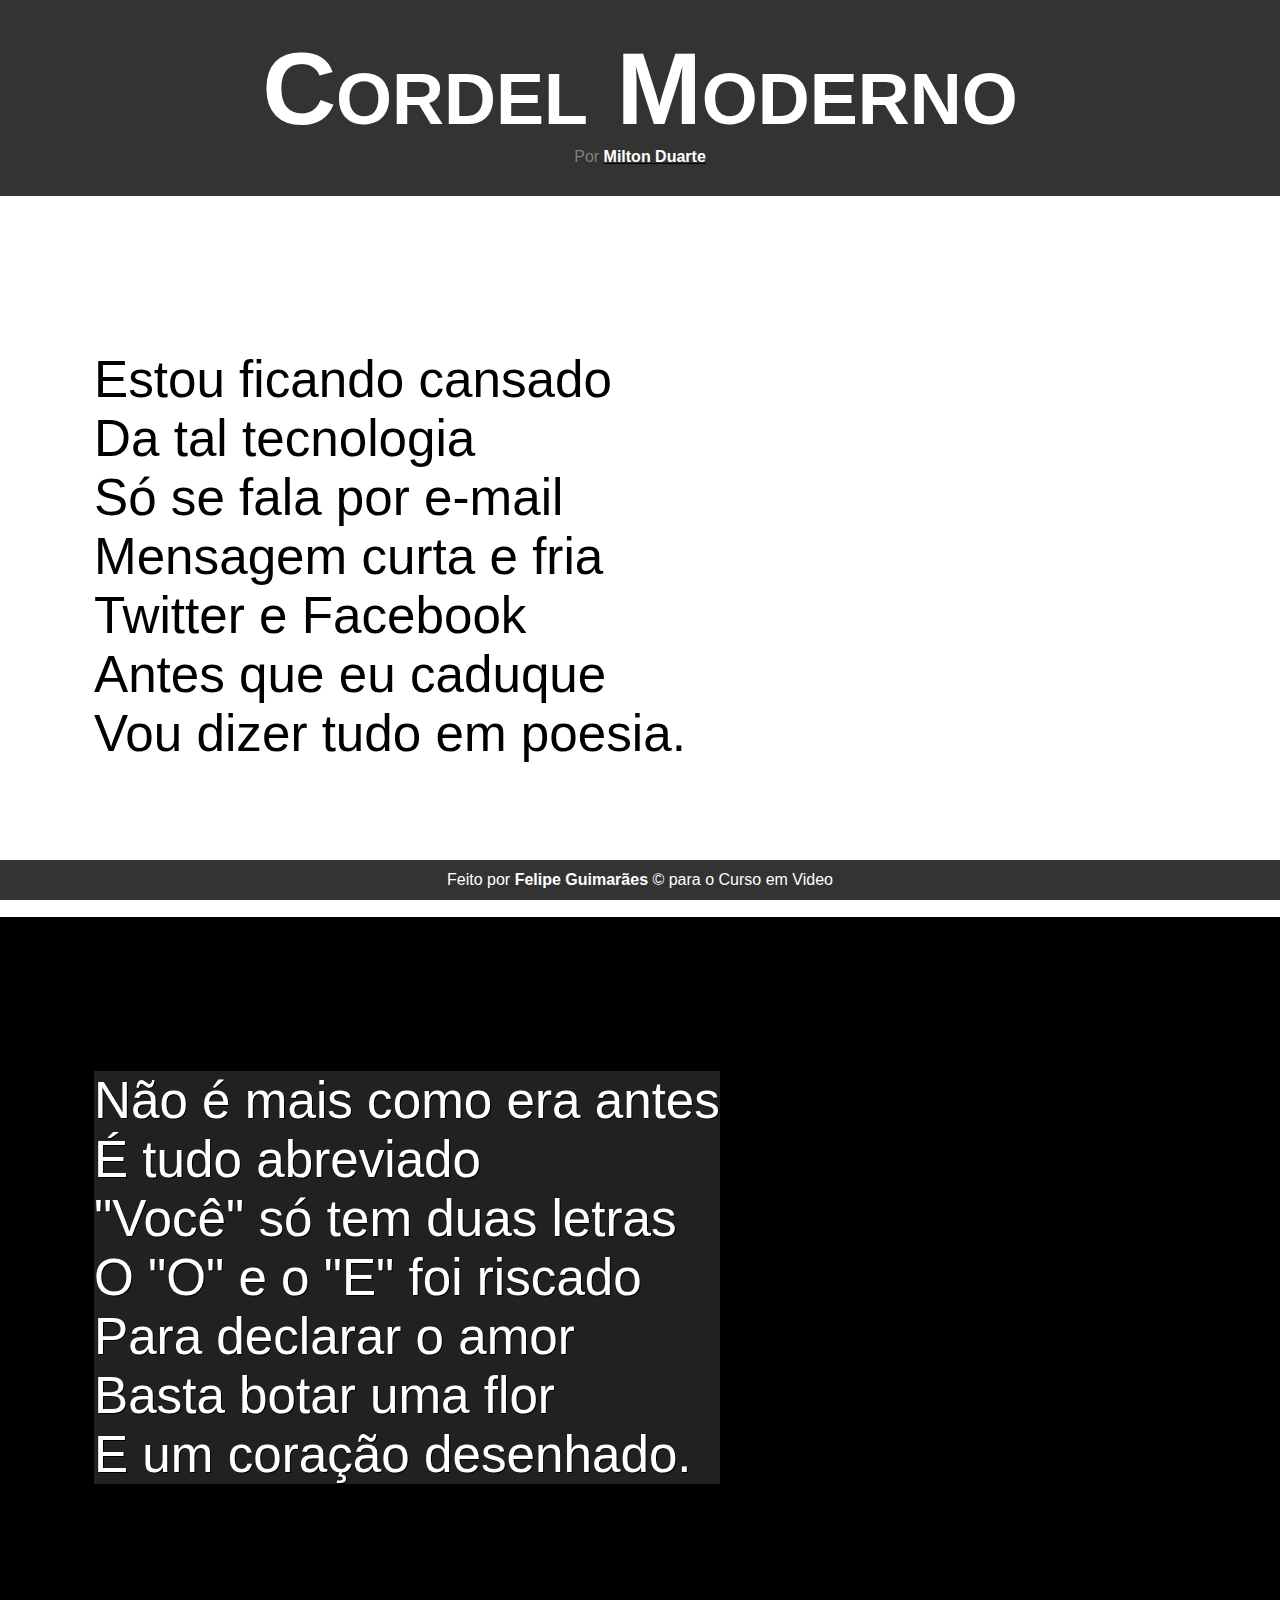
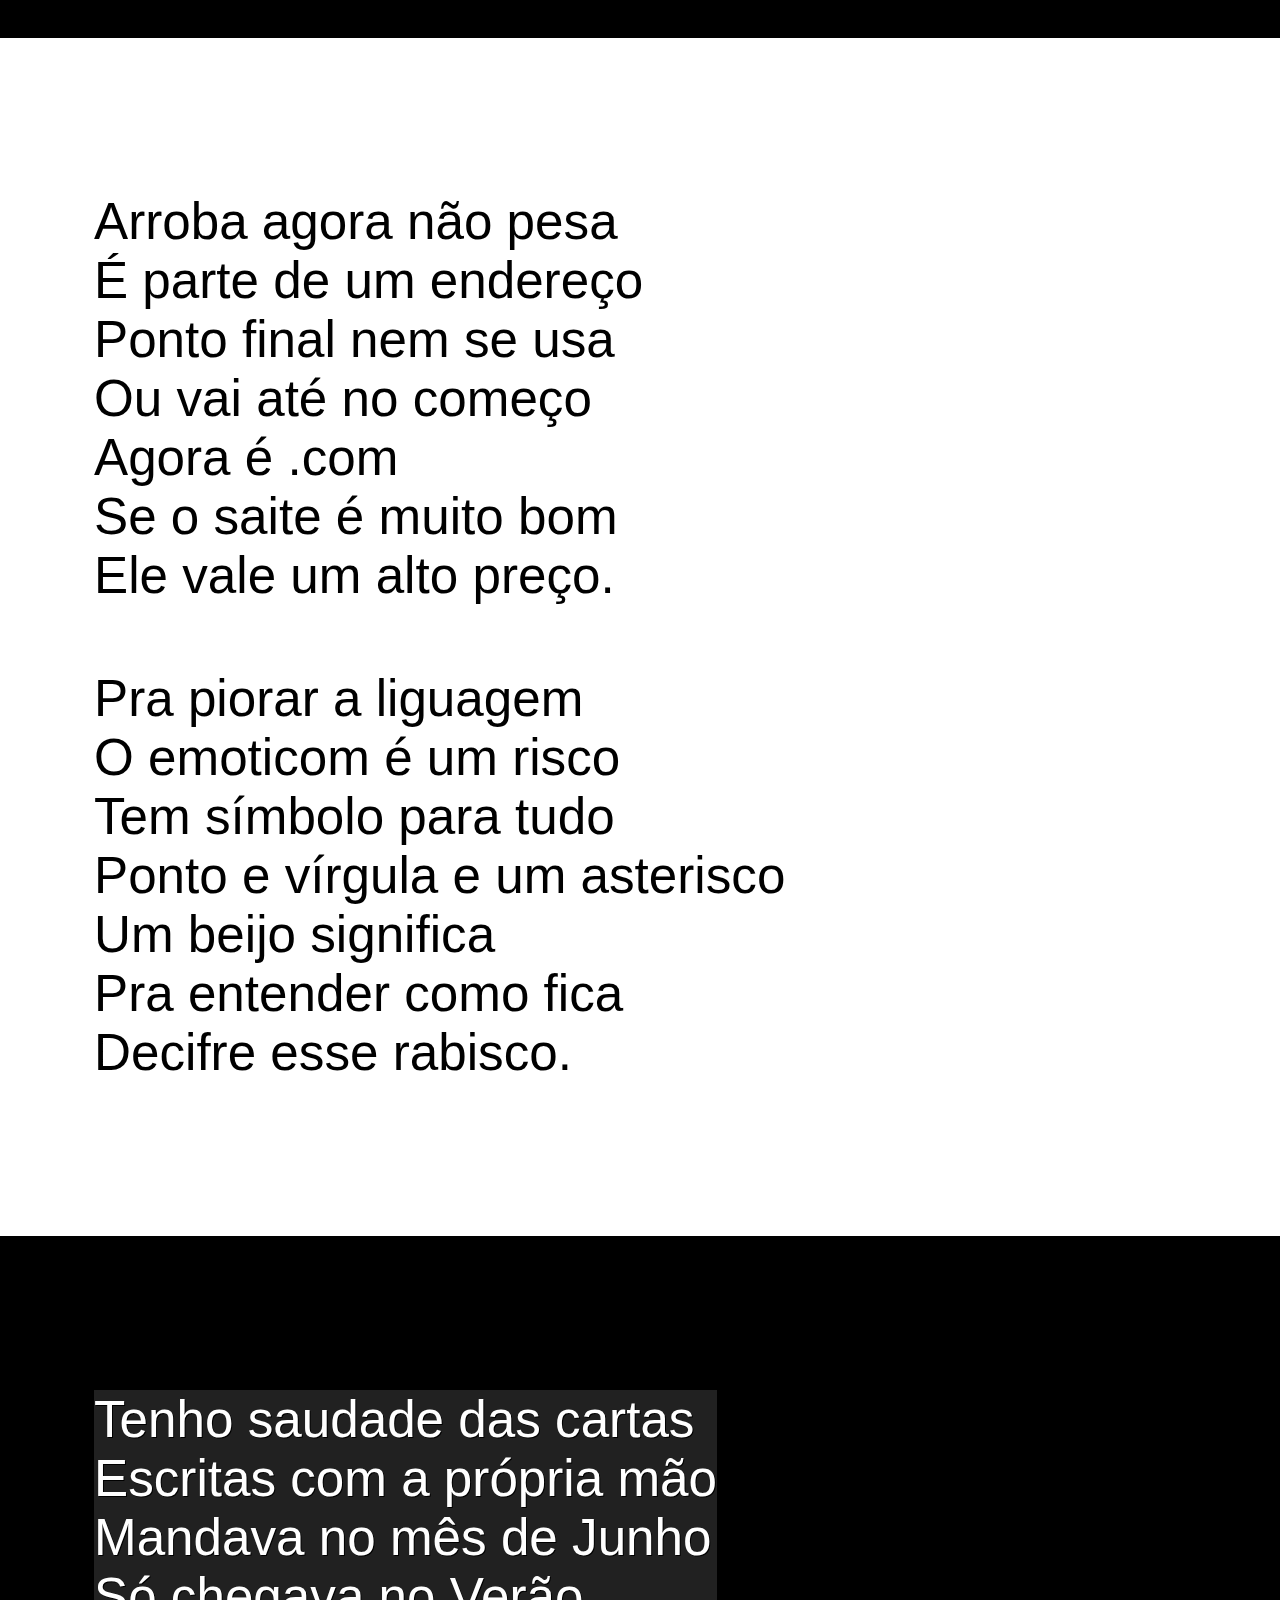
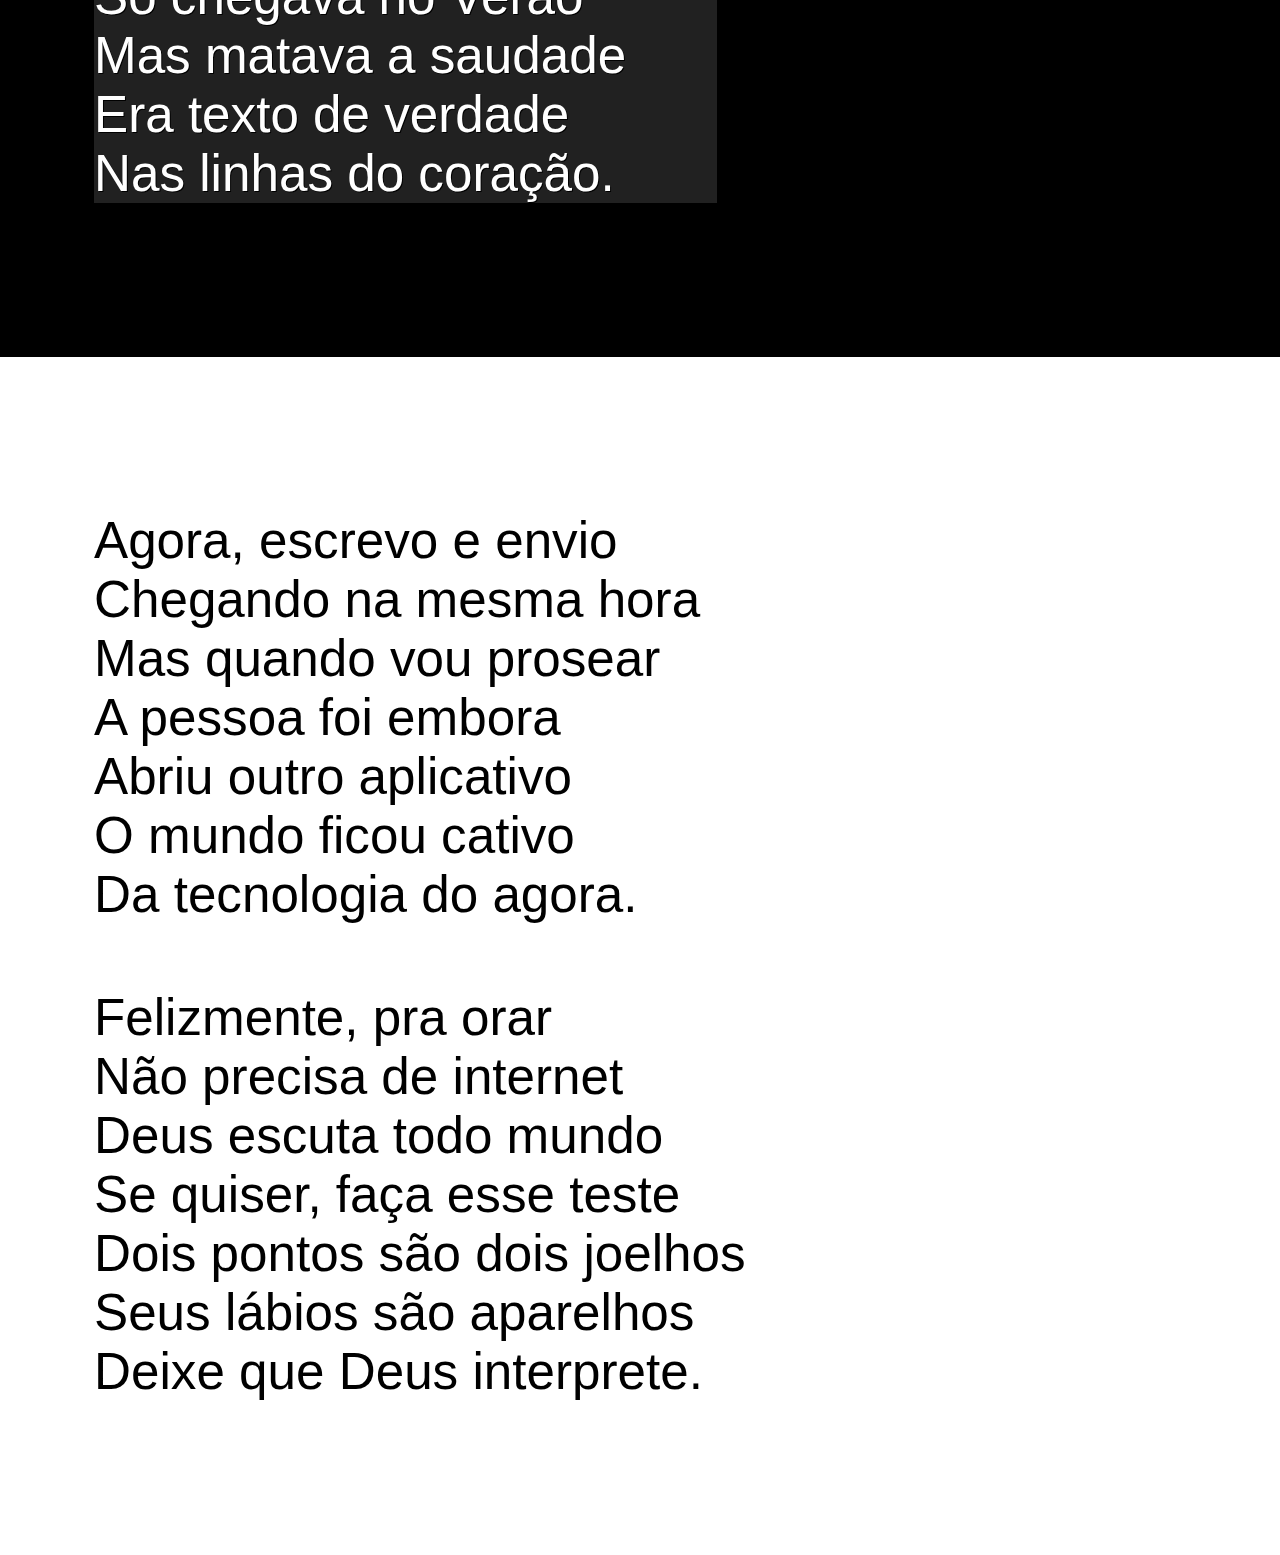
<file: desafio 20/index.html>
<!DOCTYPE html>
<html lang="pt-br">
<head>
    <meta charset="UTF-8">
    <meta name="viewport" content="width=device-width, initial-scale=1.0">
    <title>Poesia Cordel</title>
    <link rel="stylesheet" href="style.css">
</head>
<body>
    <header class="header_titulo">
        <h1 class="titulo">Cordel Moderno</h1>
        <footer class="autor">Por <a target="_blank" href="https://www.recantodasletras.com.br/autor.php?id=9806"><span class="destaque">Milton Duarte</span></a></footer>
    </header>
    <main>
        <section class="fundo_branco">
            <p>Estou ficando cansado <br>
                Da tal tecnologia <br>
                Só se fala por e-mail <br>
                Mensagem curta e fria <br>
                Twitter e Facebook <br> 
                Antes que eu caduque <br>
                Vou dizer tudo em poesia.</p>
        </section>
        <section class="fundo_imagem flor_imagem">
            <p class="paragrafo_imagem">
                Não é mais como era antes <br>
                É tudo abreviado <br>
                "Você" só tem duas letras <br>
                O "O" e o "E" foi riscado <br>
                Para declarar o amor <br> 
                Basta botar uma flor <br>
                E um coração desenhado. <br>
            </p>
        </section>
        <section class="fundo_branco">
            <p>
                Arroba agora não pesa <br>
                É parte de um endereço <br>
                Ponto final nem se usa <br>
                Ou vai até no começo <br>
                Agora é .com <br>
                Se o saite é muito bom <br>
                Ele vale um alto preço. <br>
            </p>
            <p>
                Pra piorar a liguagem <br>
                O emoticom é um risco <br>
                Tem símbolo para tudo <br>
                Ponto e vírgula e um asterisco <br>
                Um beijo significa <br>
                Pra entender como fica <br>
                Decifre esse rabisco. <br>
            </p>
        </section>
        <section class="fundo_imagem livro_imagem">
            <p class="paragrafo_imagem">
                Tenho saudade das cartas <br>
                Escritas com a própria mão <br>
                Mandava no mês de Junho <br>
                Só chegava no Verão <br>
                Mas matava a saudade <br>
                Era texto de verdade <br>
                Nas linhas do coração. <br>
            </p>
        </section>
        <section class="fundo_branco">
            <p>
                Agora, escrevo e envio <br>
                Chegando na mesma hora <br>
                Mas quando vou prosear <br>
                A pessoa foi embora <br>
                Abriu outro aplicativo <br>
                O mundo ficou cativo <br>
                Da tecnologia do agora. <br>
            </p>
            <p>
                Felizmente, pra orar <br>
                Não precisa de internet <br>
                Deus escuta todo mundo <br>
                Se quiser, faça esse teste <br>
                Dois pontos são dois joelhos <br>
                Seus lábios são aparelhos <br>
                Deixe que Deus interprete. <br>
            </p>
        </section>
        <footer class="creditos">Feito por <span class="destaque">Felipe Guimarães</span> &copy; para o Curso em Video</footer>
    </main>
</body>
</html>
</file>
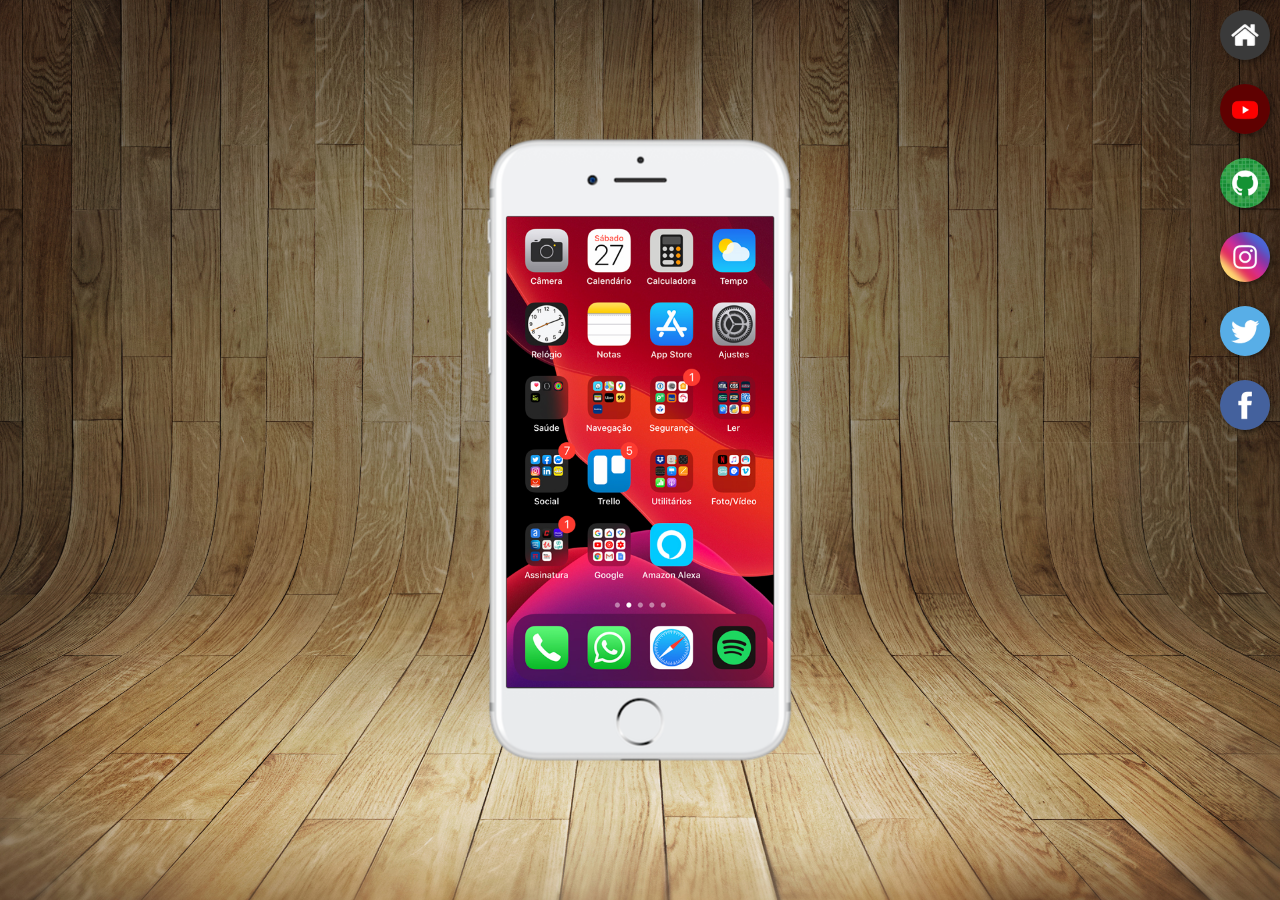
<file: desafio22/index.html>
<!DOCTYPE html>
<html lang="pt-br">
<head>
    <meta charset="UTF-8">
    <meta name="viewport" content="width=device-width, initial-scale=1.0">
    <title>Projeto Social</title>
    <link rel="shortcut icon" href="pacote-d013/favicon.ico" type="image/x-icon">
    <link rel="stylesheet" href="estilos/style.css">
</head>
<body>
    <main>
        <section id="telefone">
            <iframe src="home.html" name="tela" id="tela" frameborder="0">
                Seu navegador não é compatível
            </iframe>
        </section>
        <section id="redes-sociais">
            <a href="home.html" target="tela"><img src="pacote-d013/imagens/logo-home.jpg" alt="" srcset=""></a> <br>
            <a href="youtube.html" target="tela"><img src="pacote-d013/imagens/logo-youtube.jpg" alt="" srcset=""></a> <br>
            <a href="github.html" target="tela"><img src="pacote-d013/imagens/logo-github.jpg" alt="" srcset=""></a> <br>
            <a href="instagram.html" target="tela"><img src="pacote-d013/imagens/logo-instagram.jpg" alt="" srcset=""></a> <br>
            <a href="twitter.html" target="tela"><img src="pacote-d013/imagens/logo-twitter.jpg" alt="" srcset=""></a> <br>
            <a href="facebook.html" target="tela"><img src="pacote-d013/imagens/logo-facebook.jpg" alt="" srcset=""></a>
        </section>
    </main>
</body>
</html>
</file>
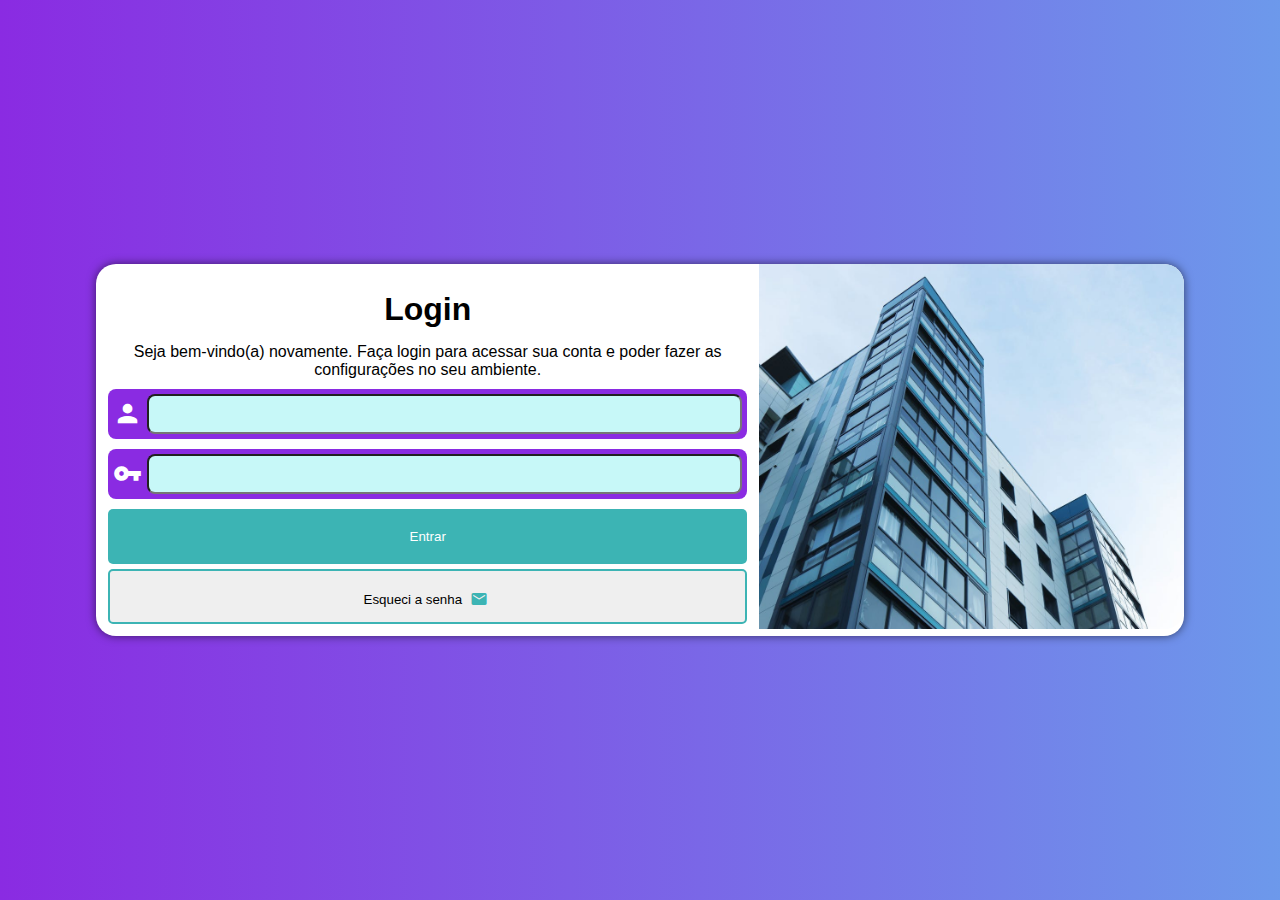
<file: desafio23/index.html>
<!DOCTYPE html>
<html lang="pt-br">
<head>
    <meta charset="UTF-8">
    <meta name="viewport" content="width=device-width, initial-scale=1.0">
    <title>Projeto Login</title>
    <link rel="stylesheet" href="estilos/style.css">
    <link rel="stylesheet" href="estilos/media.css">
    <link href="https://fonts.googleapis.com/icon?family=Material+Icons"
      rel="stylesheet">
</head>
<body>
    <main>
        <div id="login_box">
            <section id="login_image">
            </section>
            <section id="login_form">
                <h1>Login</h1>
                <p>Seja bem-vindo(a) novamente. Faça login para acessar sua conta e poder fazer as configurações no seu ambiente.</p>
                <form action="" autocomplete="on">
                    <div id="username_div" class="input_div">
                        <i class="material-icons input_icons">person</i>
                        <input autocomplete="email" type="email" name="password_input" required>
                    </div>
                    <div id="password_div" class="input_div">
                        <span class="material-icons md-18 input_icons">vpn_key</span>
                        <input minlength="8" autocomplete="current-password" type="password" name="password_input" required>
                    </div>
                    <button class="form_button" id="submit_button" type="submit">Entrar</button>
                </form>
                <button class="form_button" id="forgot_button">Esqueci a senha <span id="email_icon" class="material-icons">email</span></button> 

            </section>
        </div>
    </main>
</body>
</html>
</file>
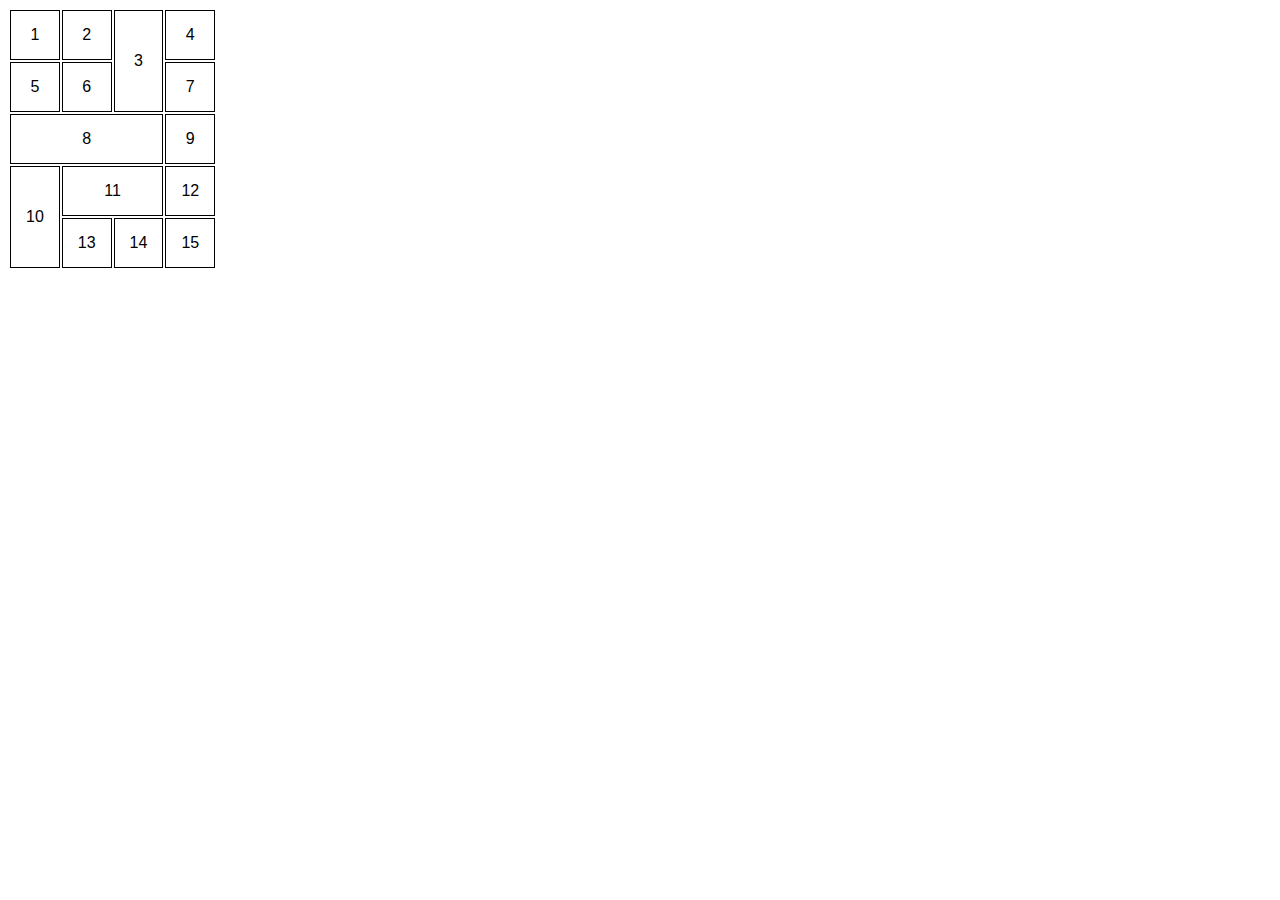
<file: desafio21/tabela001.html>
<!DOCTYPE html>
<html lang="pt-br">
<head>
    <meta charset="UTF-8">
    <meta name="viewport" content="width=device-width, initial-scale=1.0">
    <title>Tabela 01</title>
    <style>
        body{
            font-family: Arial, Helvetica, sans-serif;
        }
        td{
            border: 1px solid black;
            text-align: center;
            padding: 15px;
        }
    </style>
</head>
<body>
    <Table>
        <tr>
            <td>1</td>
            <td>2</td>
            <td rowspan="2">3</td>
            <td>4</td>
          </tr>
          <tr>
            <td>5</td>
            <td>6</td>
            <td>7</td>
        </tr>
        <tr>
              <td colspan="3">8</td>
            <td>9</td>
        </tr>
        <tr>
            <td rowspan="2">10</td>
            <td colspan="2">11</td>
            <td>12</td>
        </tr>
            <tr>
                <td>13</td>
                <td>14</td>
                <td>15</td>
          </tr>
    </Table>
</body>
</html>
</file>
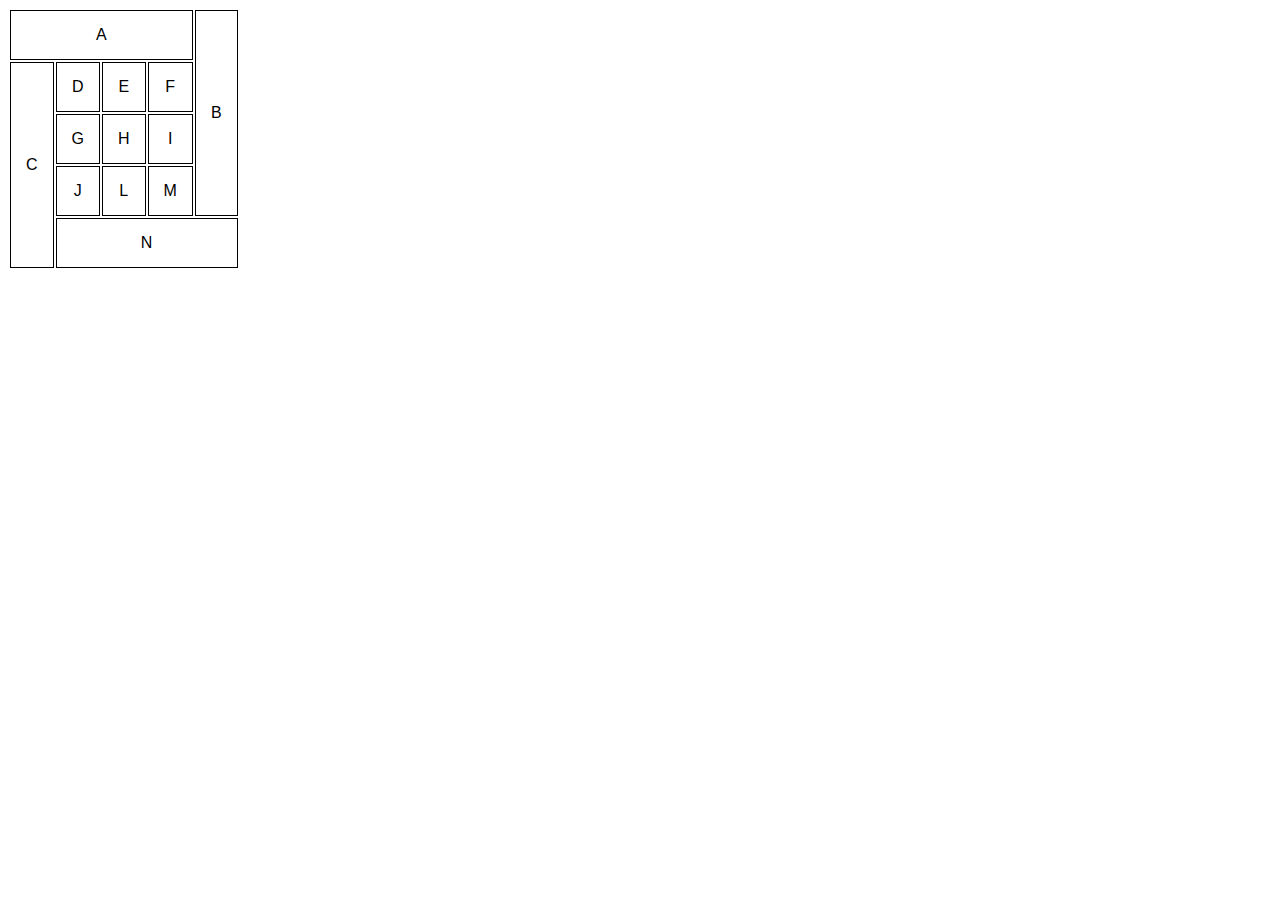
<file: desafio21/tabela002.html>
<!DOCTYPE html>
<html lang="pt-br">
<head>
    <meta charset="UTF-8">
    <meta name="viewport" content="width=device-width, initial-scale=1.0">
    <title>Tabela 02</title>
    <style>
        body{
            font-family: Arial, Helvetica, sans-serif;
        }
        td{
            border: 1px solid black;
            text-align: center;
            padding: 15px;
        }
    </style>
</head>
<body>
    <table>
        <tr>
            <td colspan="4">A</td>
            <td rowspan="4">B</td>
        </tr>
        <tr>
            <td rowspan="4">C</td>
            <td>D</td>
            <td>E</td>
            <td>F</td>
        </tr>
        <tr>
            <td>G</td>
            <td>H</td>
            <td>I</td>
        </tr>
        <tr>
            <td>J</td>
            <td>L</td>
            <td>M</td>
        </tr>
        <tr>
            <td colspan="4">N</td>
        </tr>
    </table>
</body>
</html>
</file>
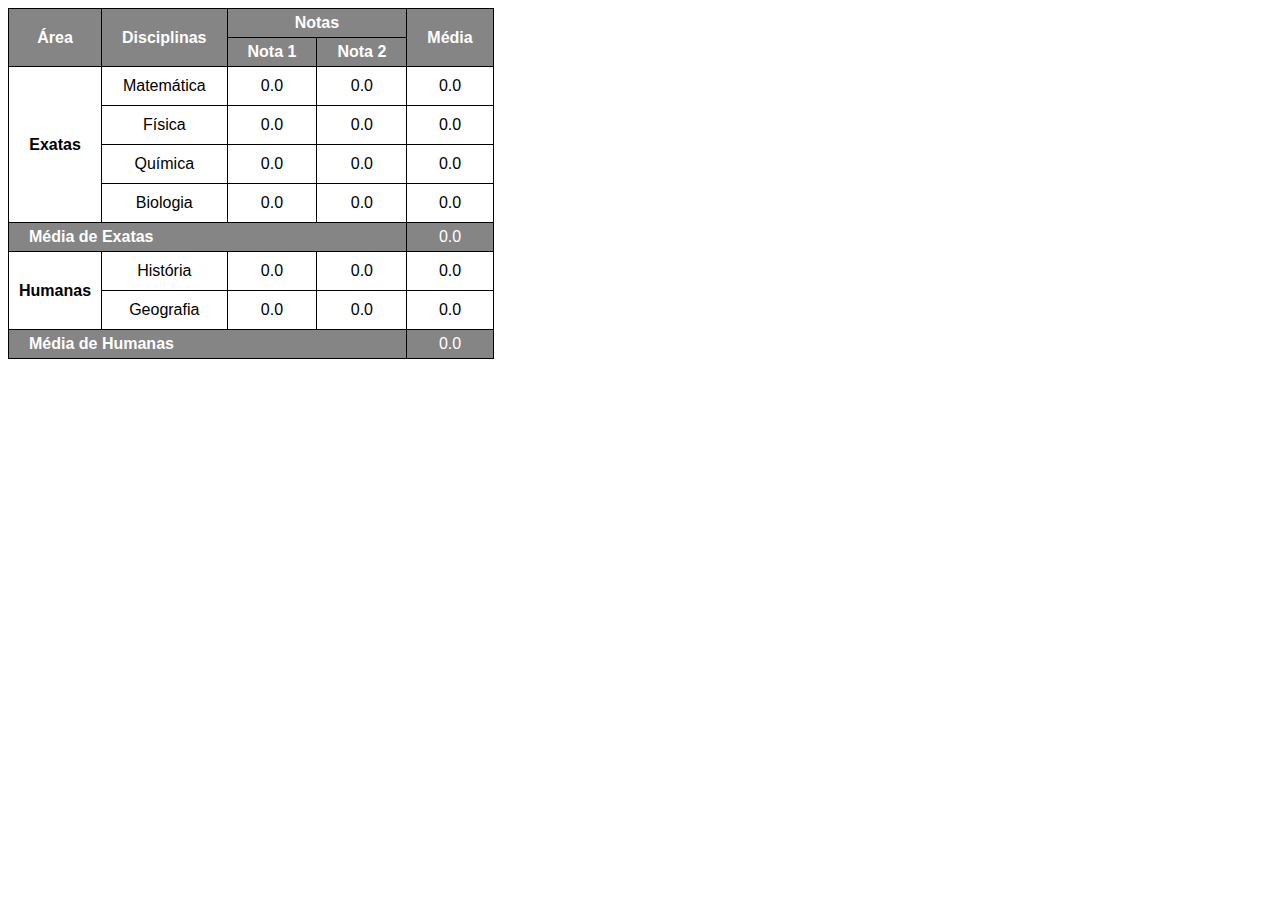
<file: desafio21/tabela003.html>
<!DOCTYPE html>
<html lang="pt-br">
<head>
    <meta charset="UTF-8">
    <meta name="viewport" content="width=device-width, initial-scale=1.0">
    <title>Tabela 03</title>
    <style>
        body{
            font-family: Arial, Helvetica, sans-serif;
        }
        table{
            border-collapse: collapse;
        }
        th,td{
            border: 1px solid black;
            text-align: center;
            padding: 10px;
        }
        thead th, thead td{
            background-color: rgb(133, 133, 133);
            padding: 5px 20px;
            color: white;
        }
        .cabecalho{
            text-align: left;
        }
    </style>
</head>
<body>
    <table>
        <thead>
            <tr>
                <th rowspan="2">Área</th>
                <th rowspan="2">Disciplinas</th>
                <th colspan="2">Notas</th>
                <th rowspan="2">Média</th>
            </tr>
            <tr>
                <th>Nota 1</th>
                <th>Nota 2</th>
            </tr>
        </thead>
        <tbody>
            <tr>
                <th rowspan="4">Exatas</th>
                <td>Matemática</th>
                <td>0.0</td>
                <td>0.0</td>
                <td>0.0</td>
            </tr>
            <tr>
                <td>Física</th>
                <td>0.0</td>
                <td>0.0</td>
                <td>0.0</td>
            </tr>
            <tr>
                <td>Química</th>
                <td>0.0</td>
                <td>0.0</td>
                <td>0.0</td>
            </tr>
            <tr>
                <td>Biologia</th>
                <td>0.0</td>
                <td>0.0</td>
                <td>0.0</td>
            </tr>
        </tbody>
        <thead>
            <tr>
                <th class="cabecalho" colspan="4">Média de Exatas</th>
                <td>0.0</td>
            </tr>
        </thead>
        <tbody>
            <tr>
                <th rowspan="2">Humanas</th>
                <td>História</th>
                <td>0.0</td>
                <td>0.0</td>
                <td>0.0</td>
            </tr>
            <tr>
                <td>Geografia</th>
                <td>0.0</td>
                <td>0.0</td>
                <td>0.0</td>
            </tr>
        </tbody>
        <thead>
            <tr>
                <th class="cabecalho" colspan="4">Média de Humanas</th>
                <td>0.0</td>
            </tr>
        </thead>
    </table>
</body>
</html>
</file>
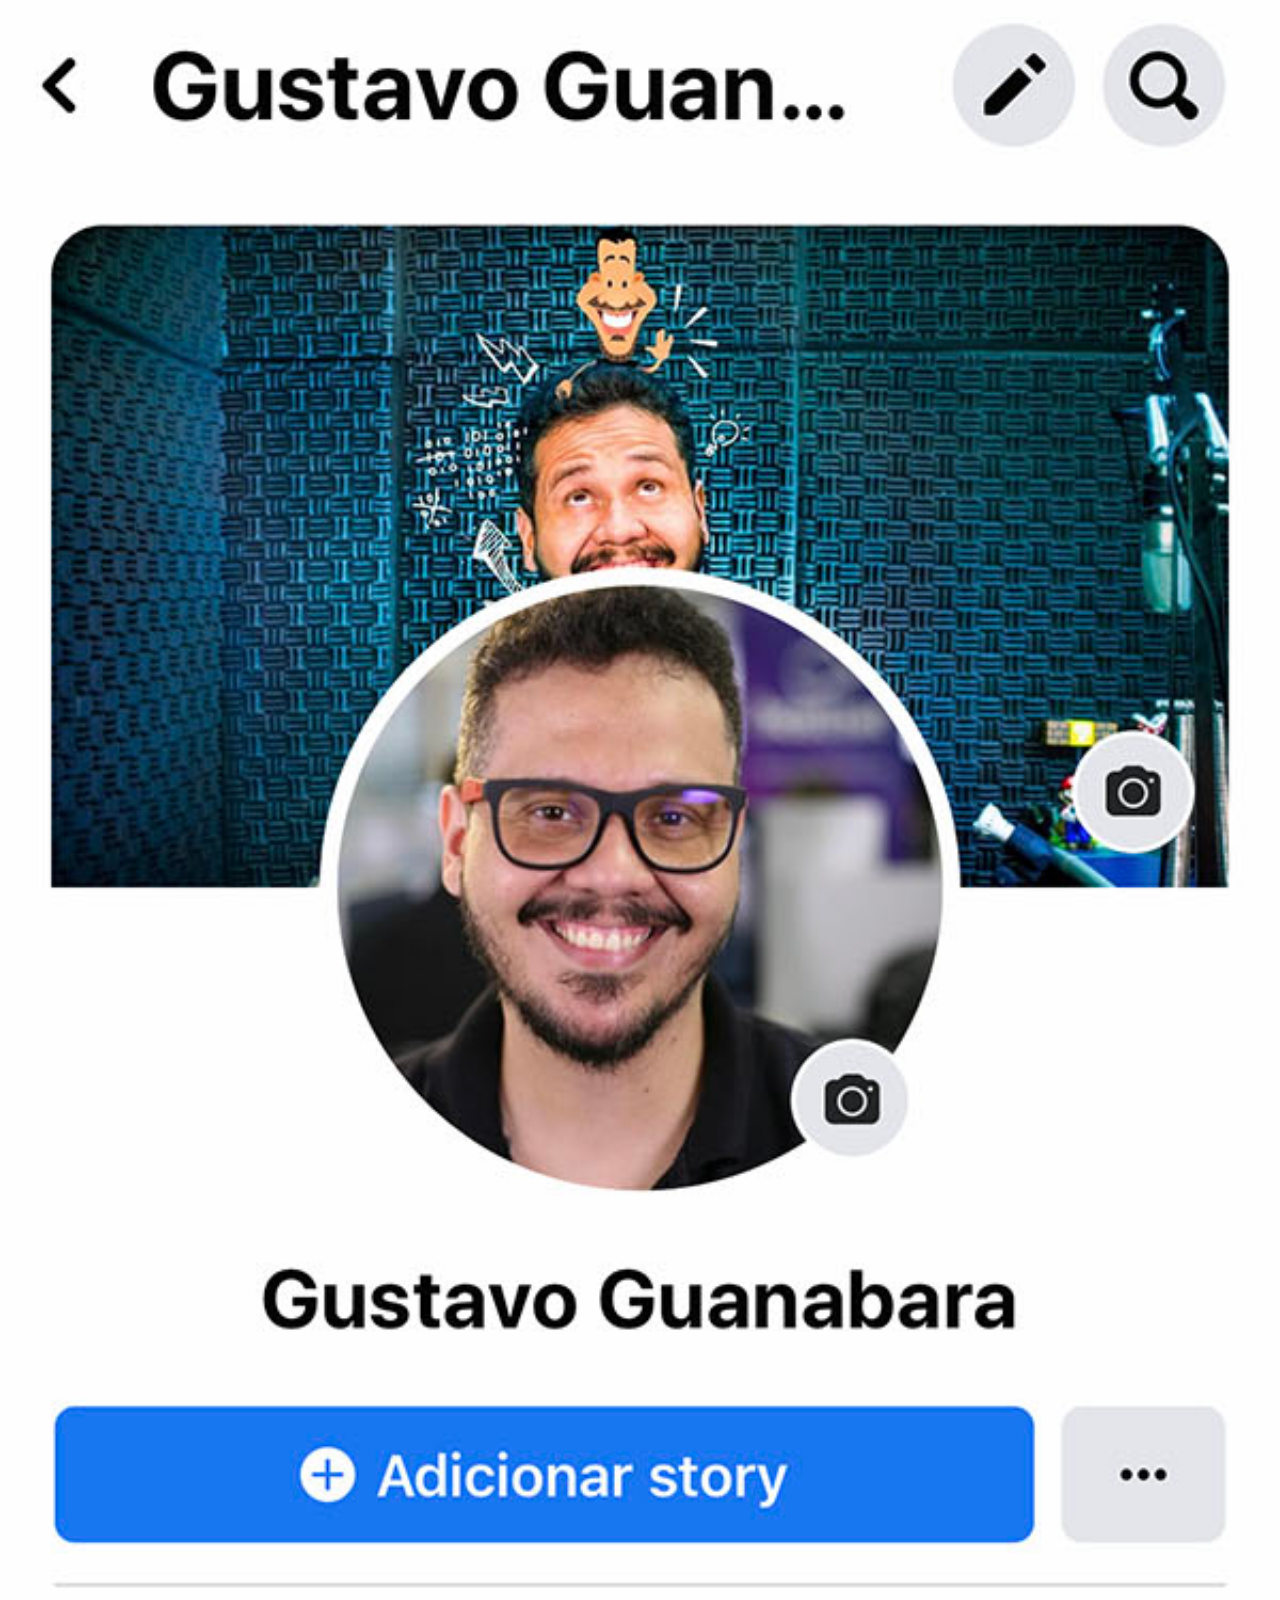
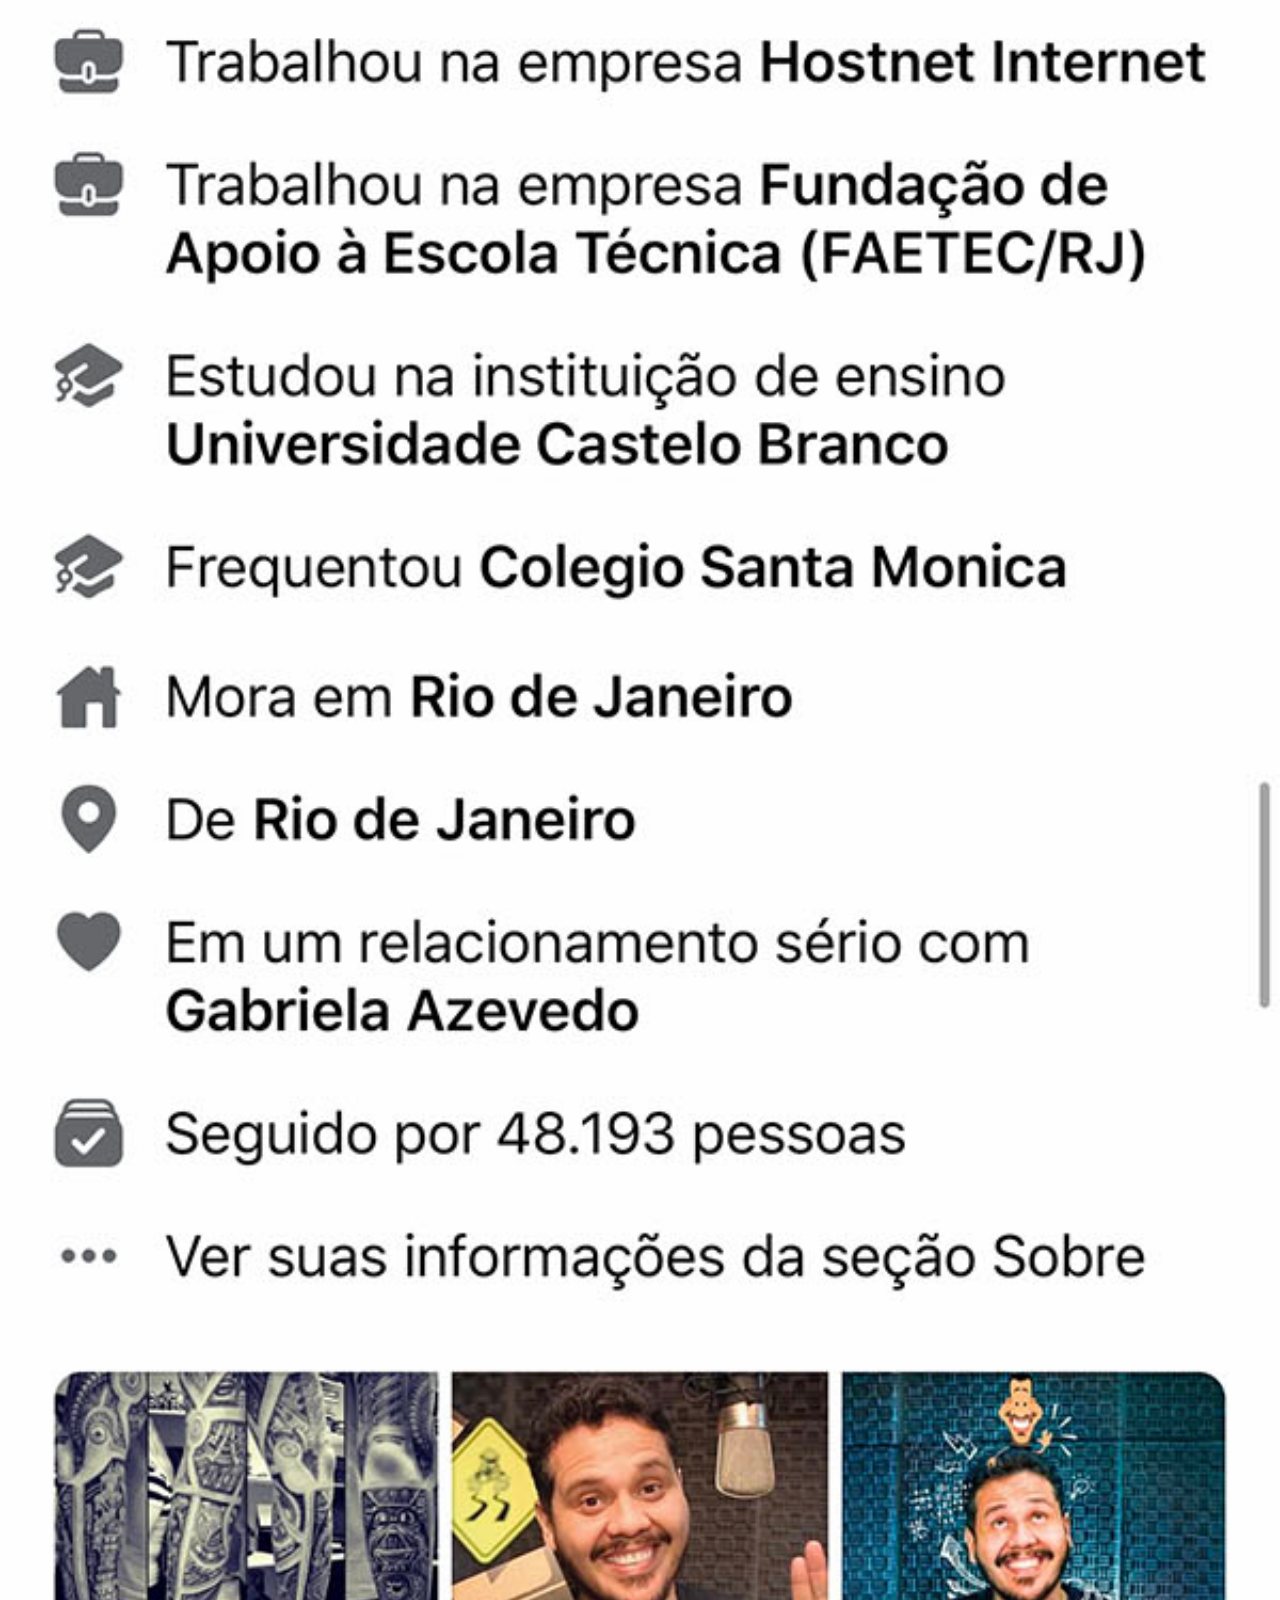
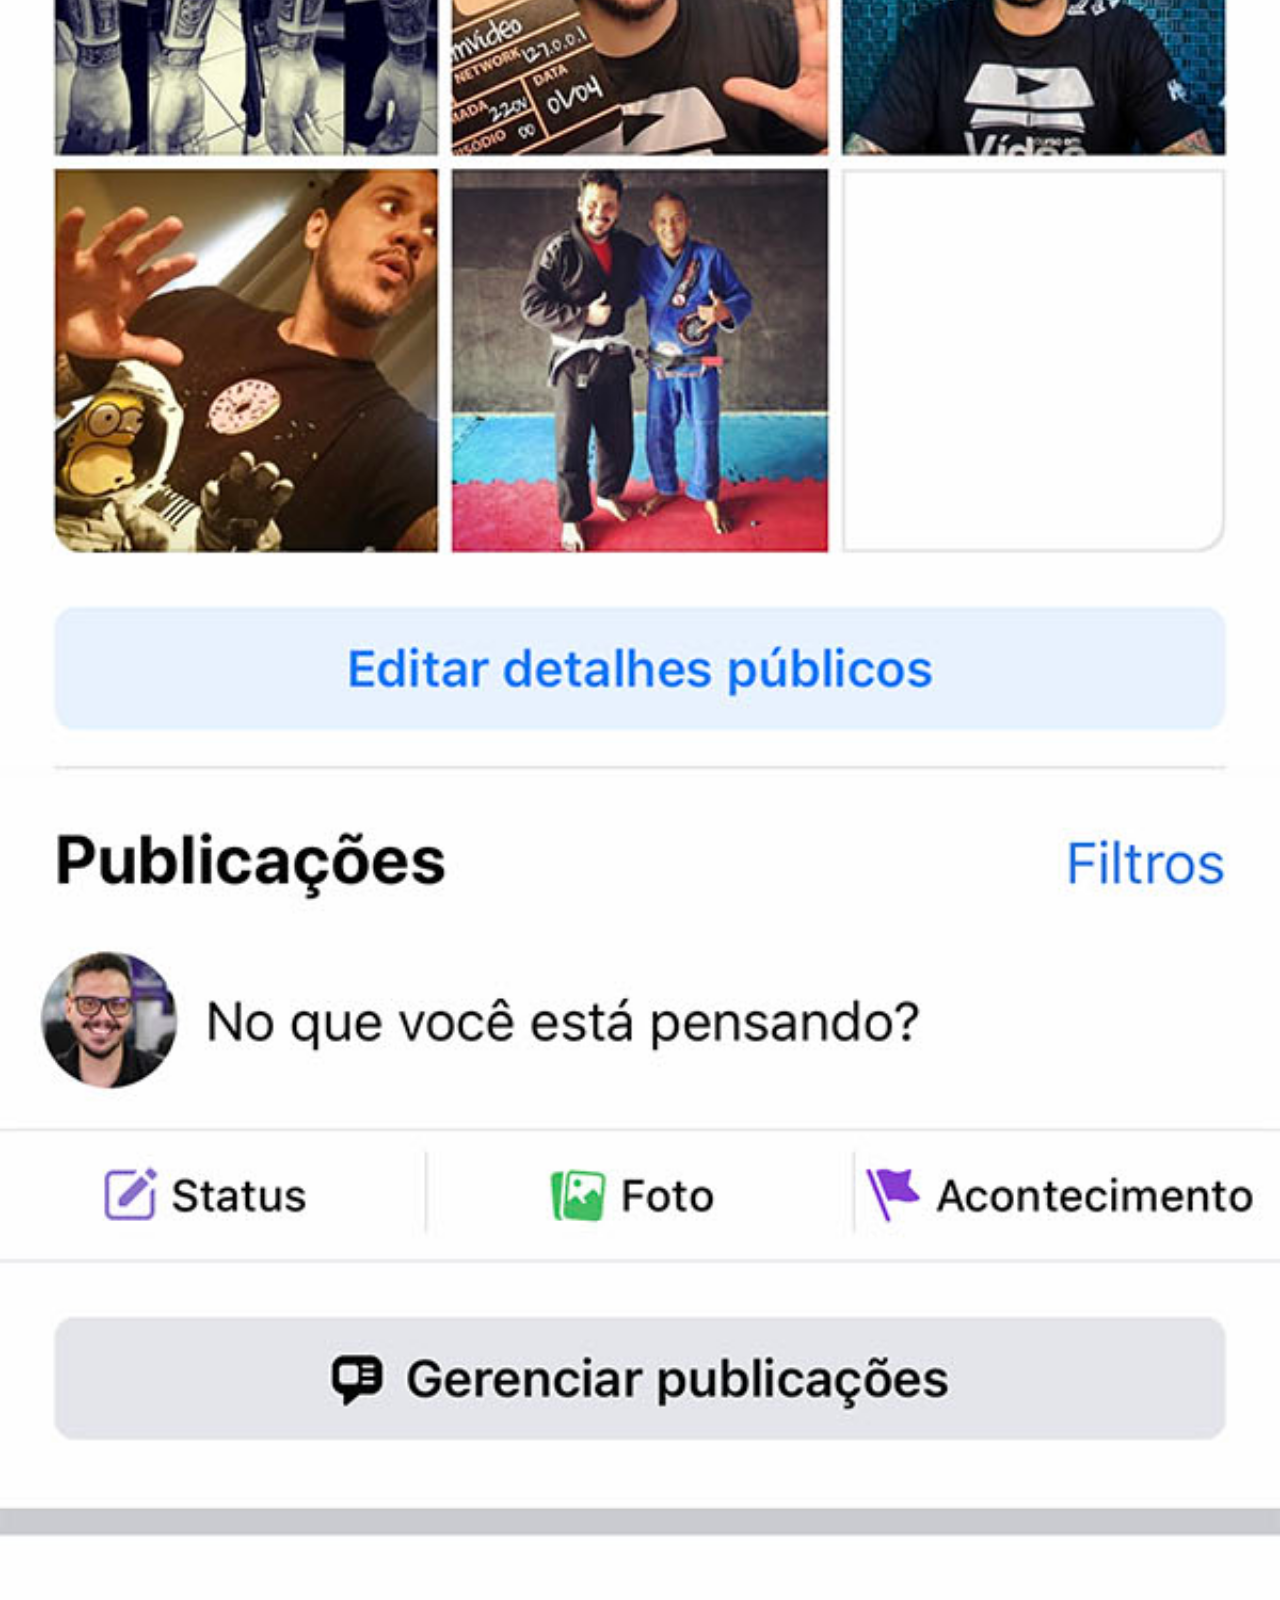
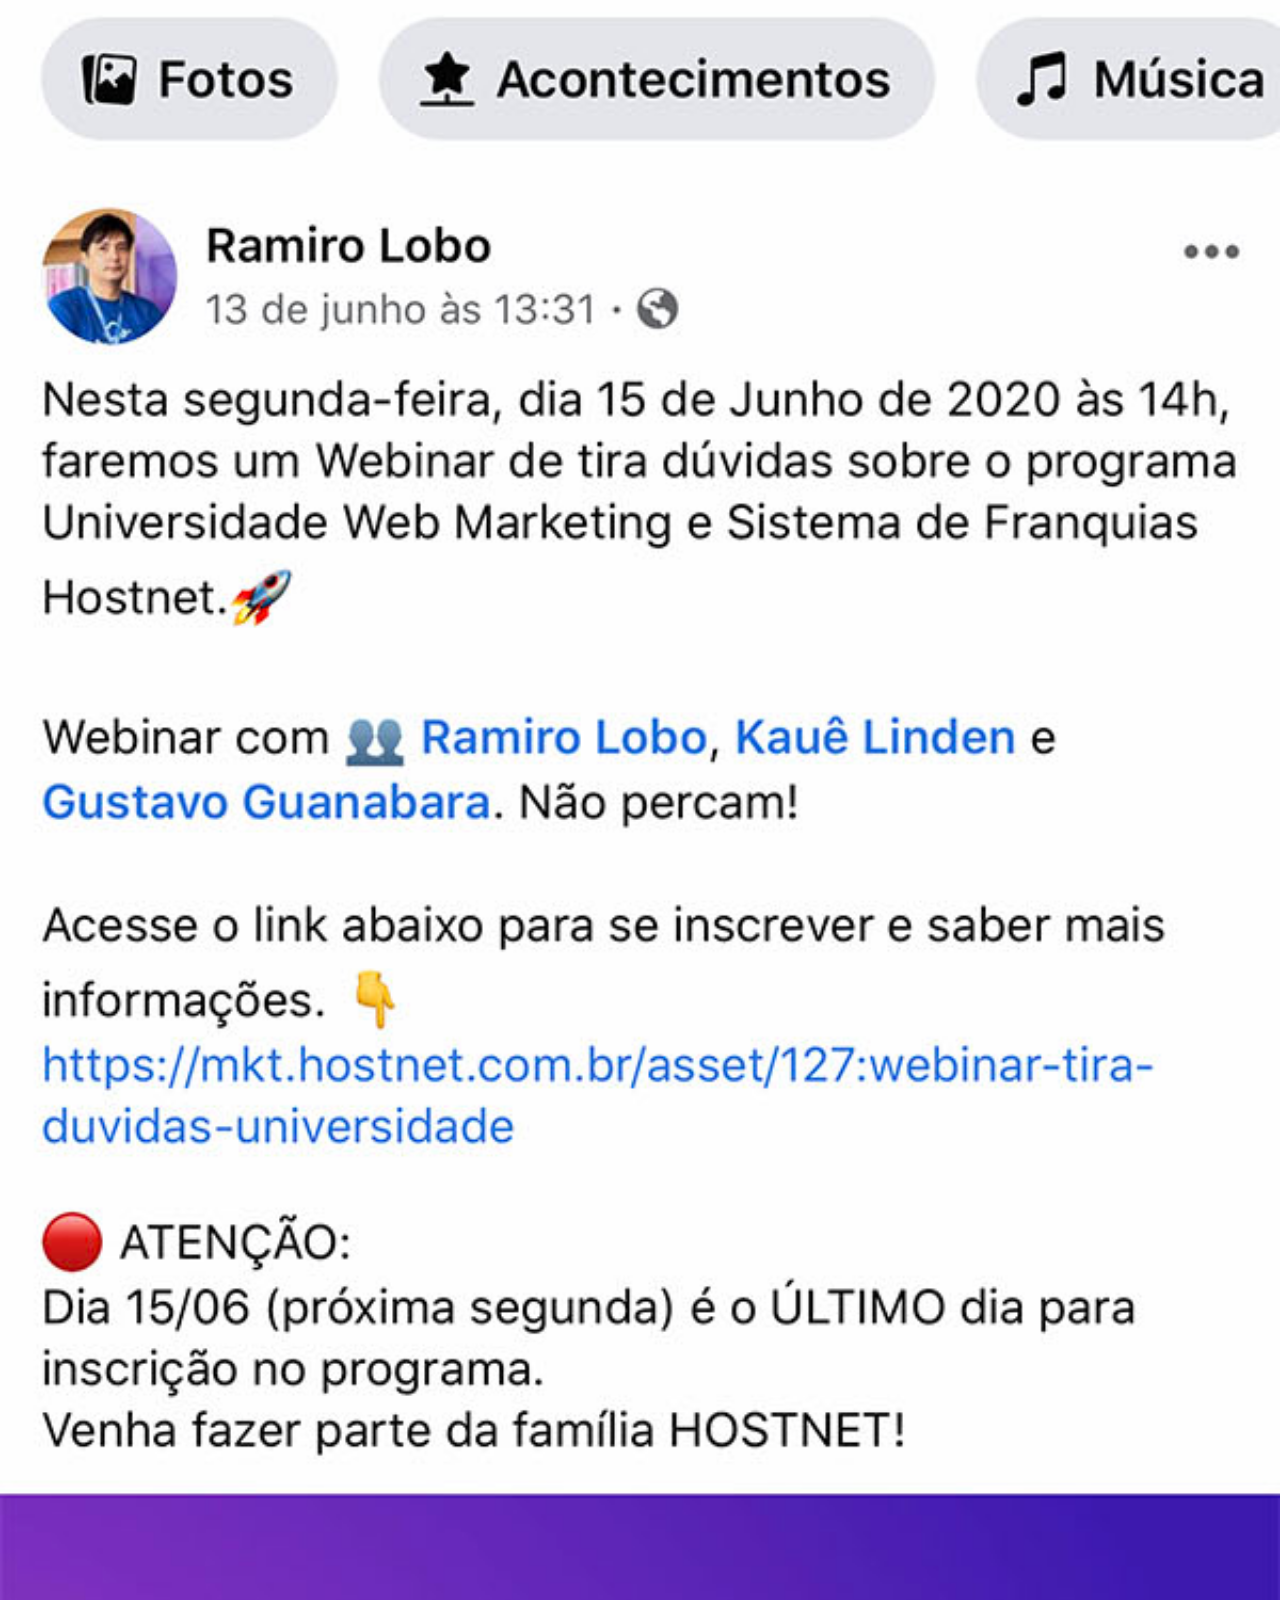
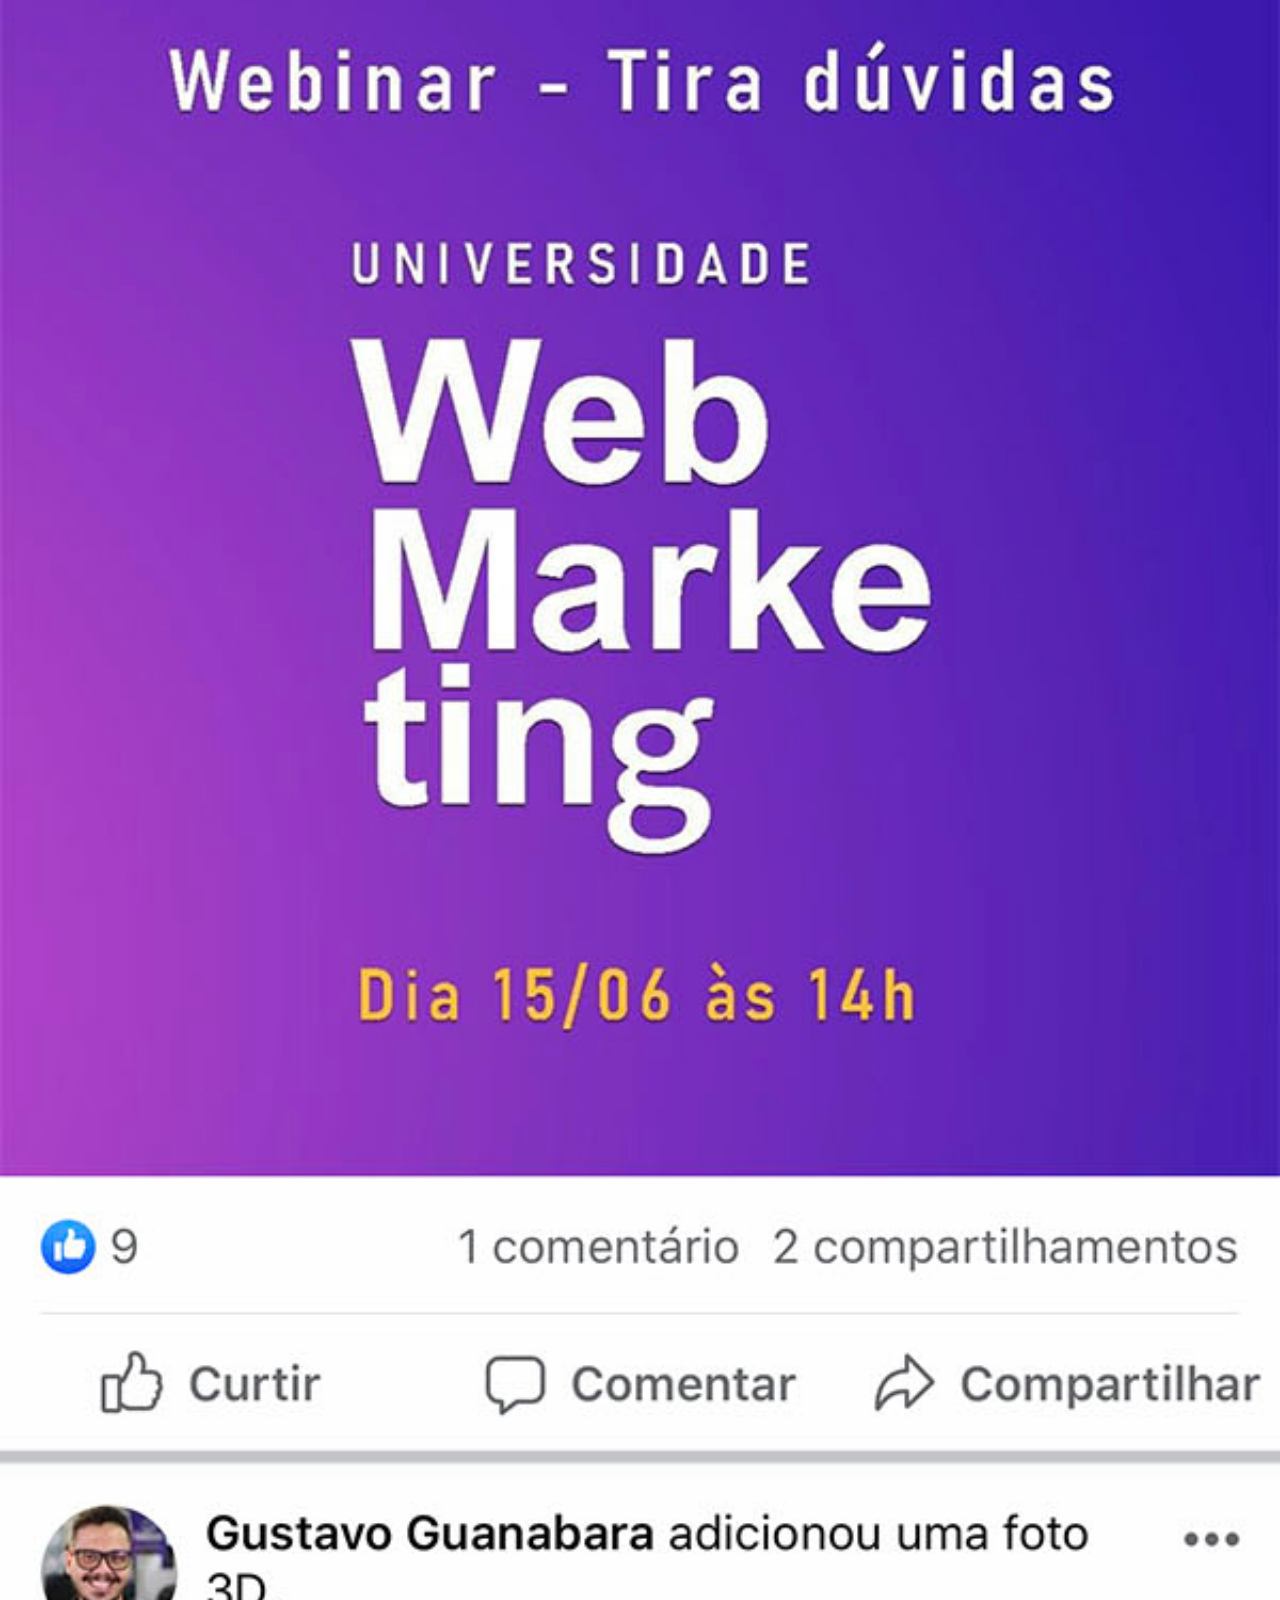
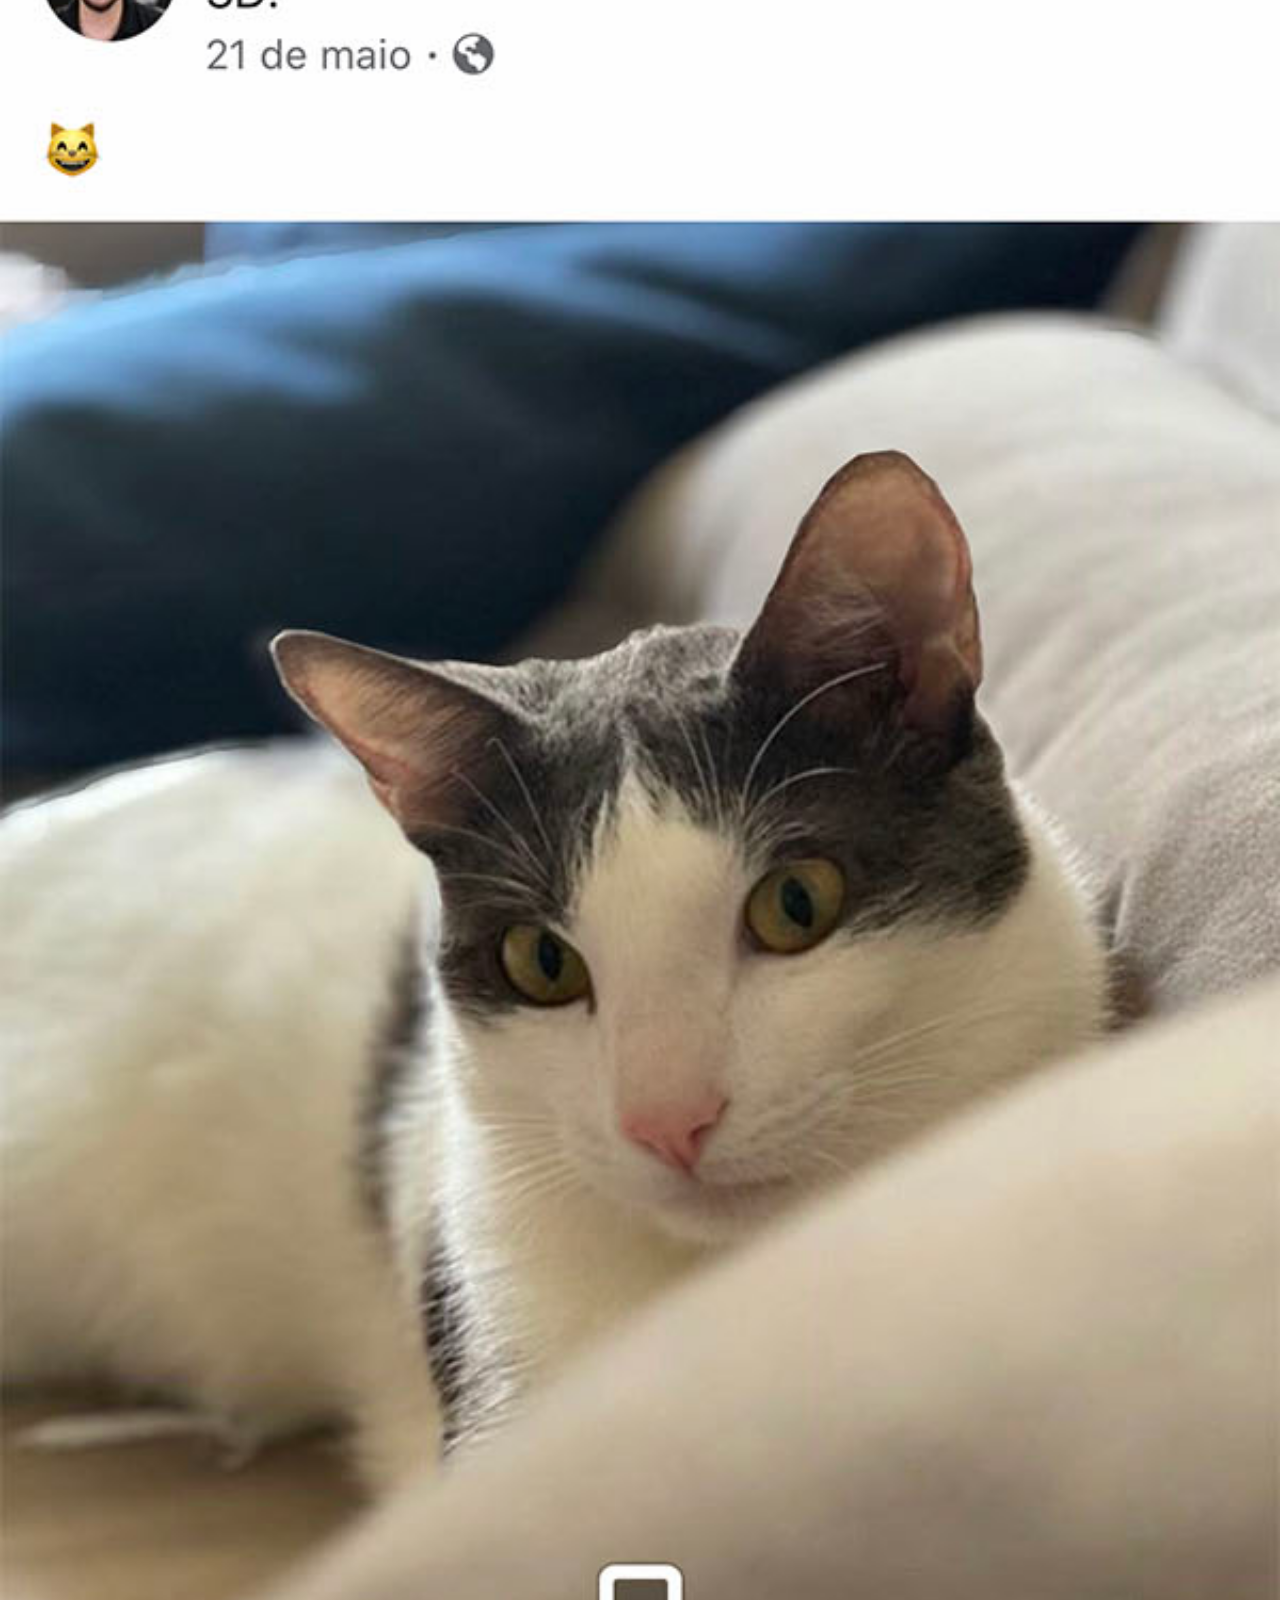
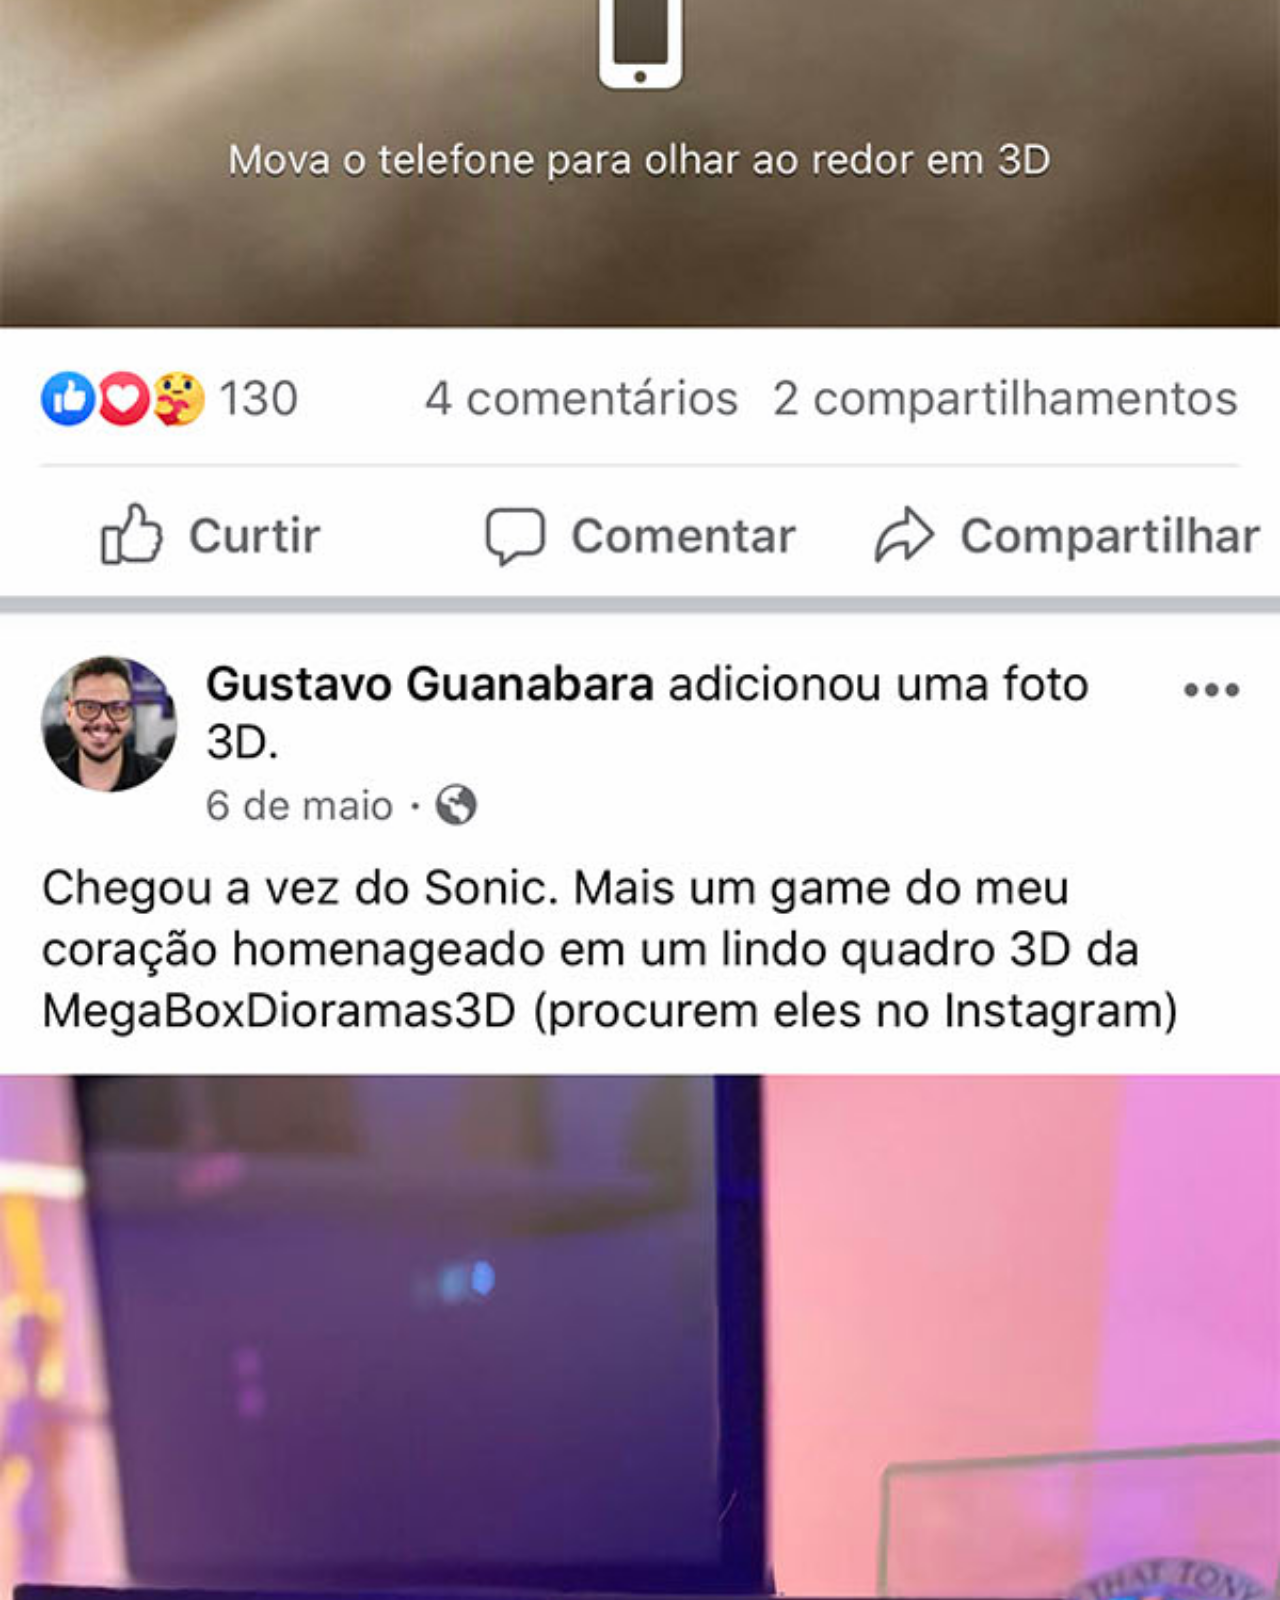
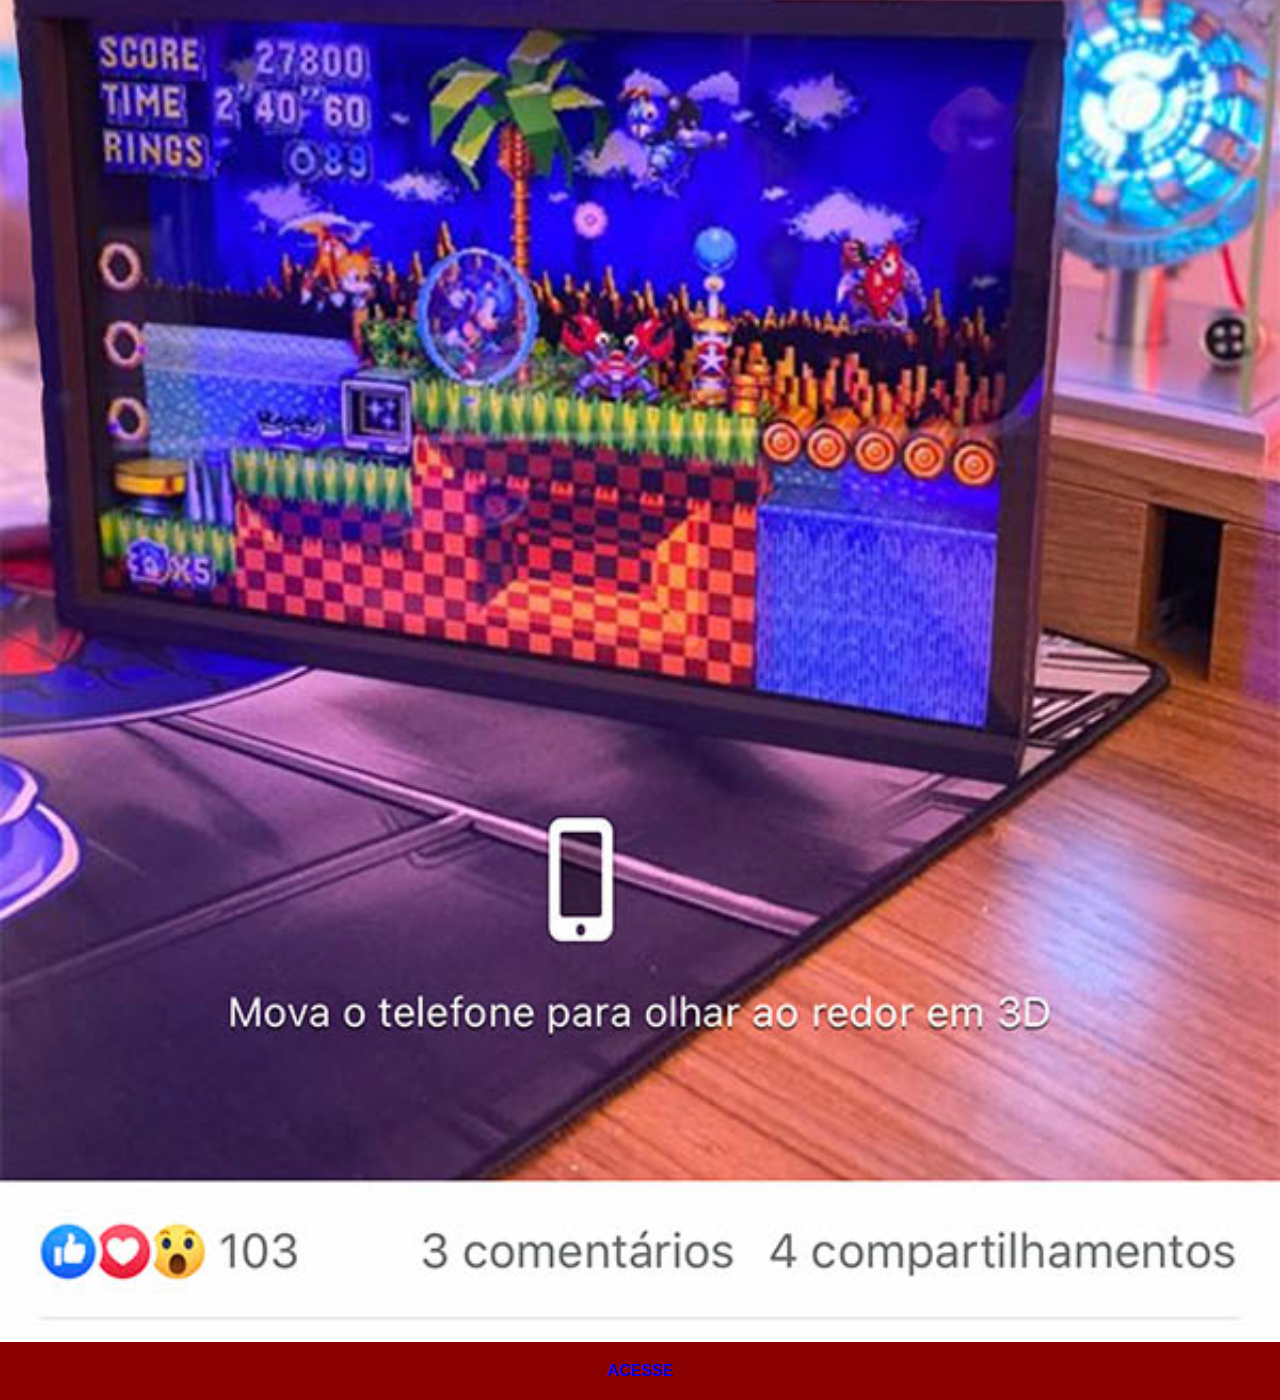
<file: desafio22/facebook.html>
<!DOCTYPE html>
<html lang="pt-br">
<head>
    <meta charset="UTF-8">
    <meta name="viewport" content="width=device-width, initial-scale=1.0">
    <title>Facebook</title>
    <link rel="stylesheet" href="estilos/social.css">
</head>
<body>
    <img src="pacote-d013/imagens/tela-facebook.jpg" alt="">
    <a href="https://www.facebook.com/gustavoguanabara/?locale=pt_BR">ACESSE</a>
</body>
</html>
</file>
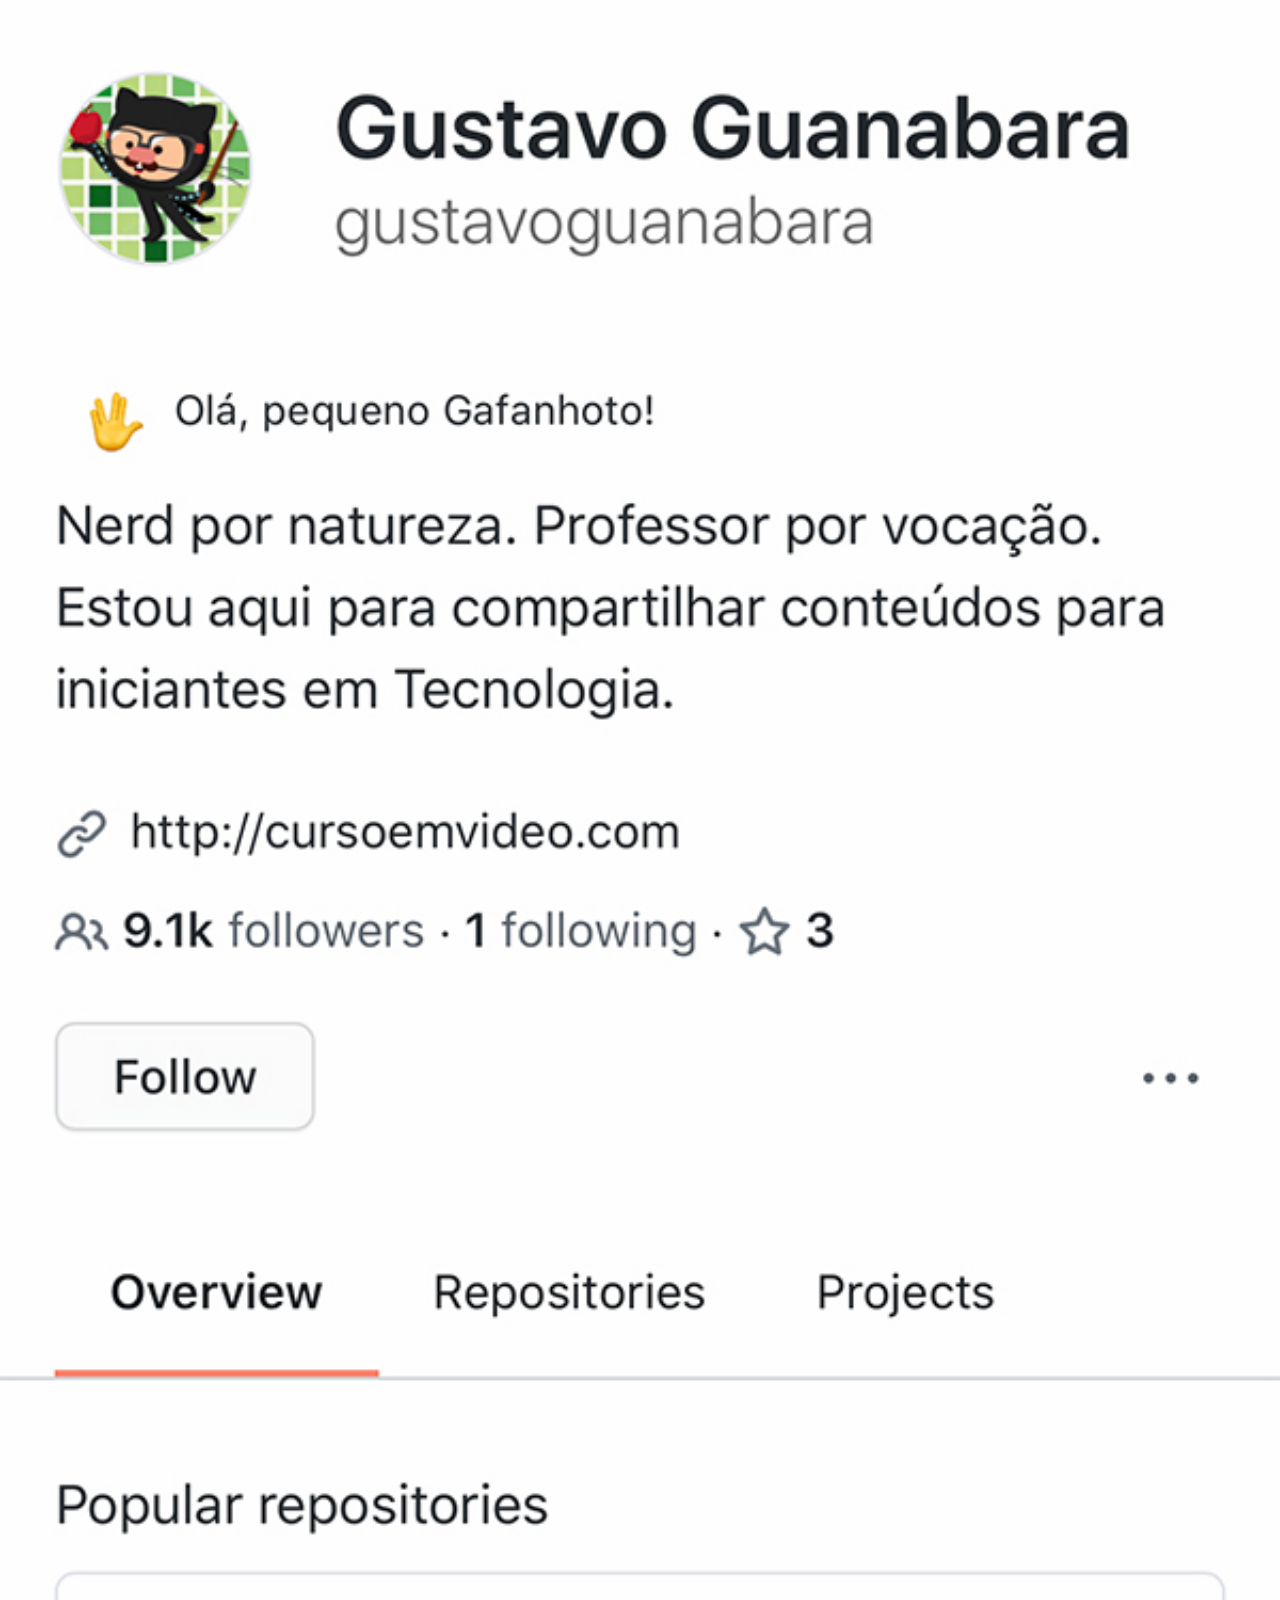
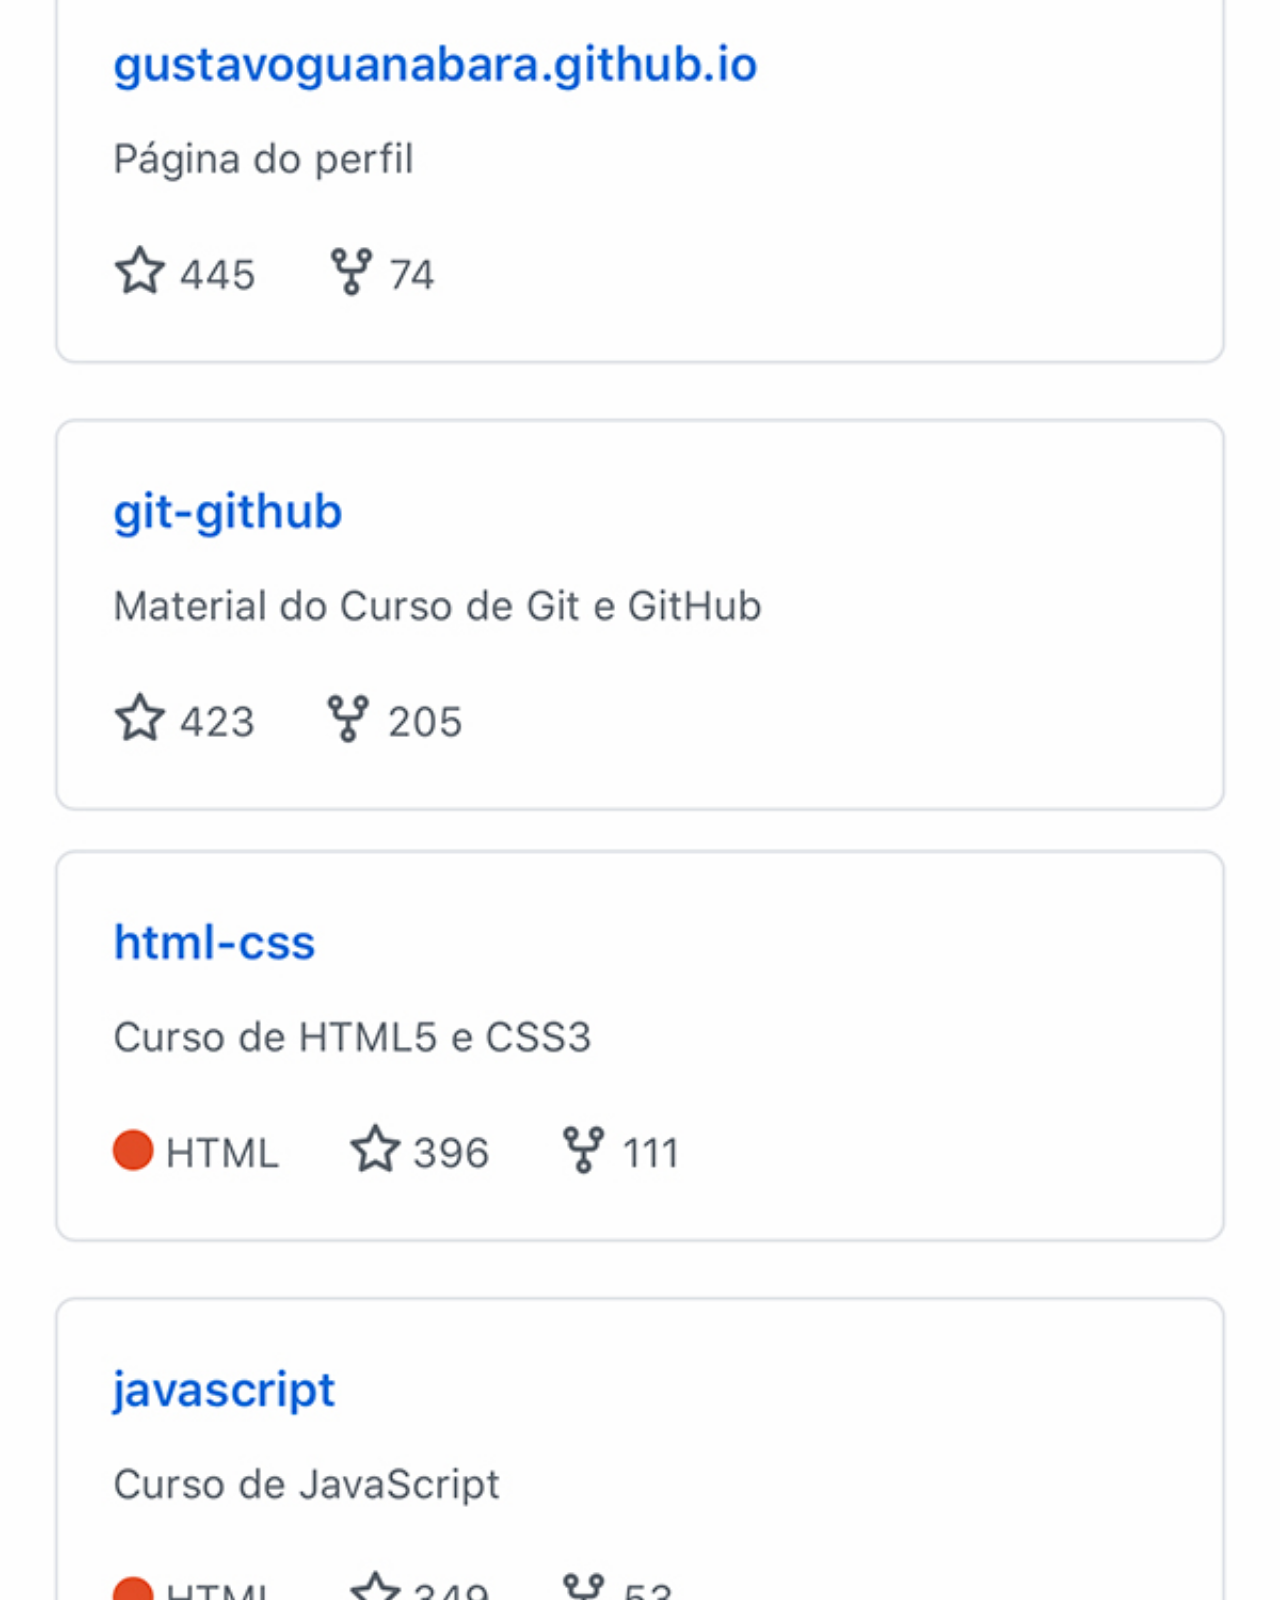
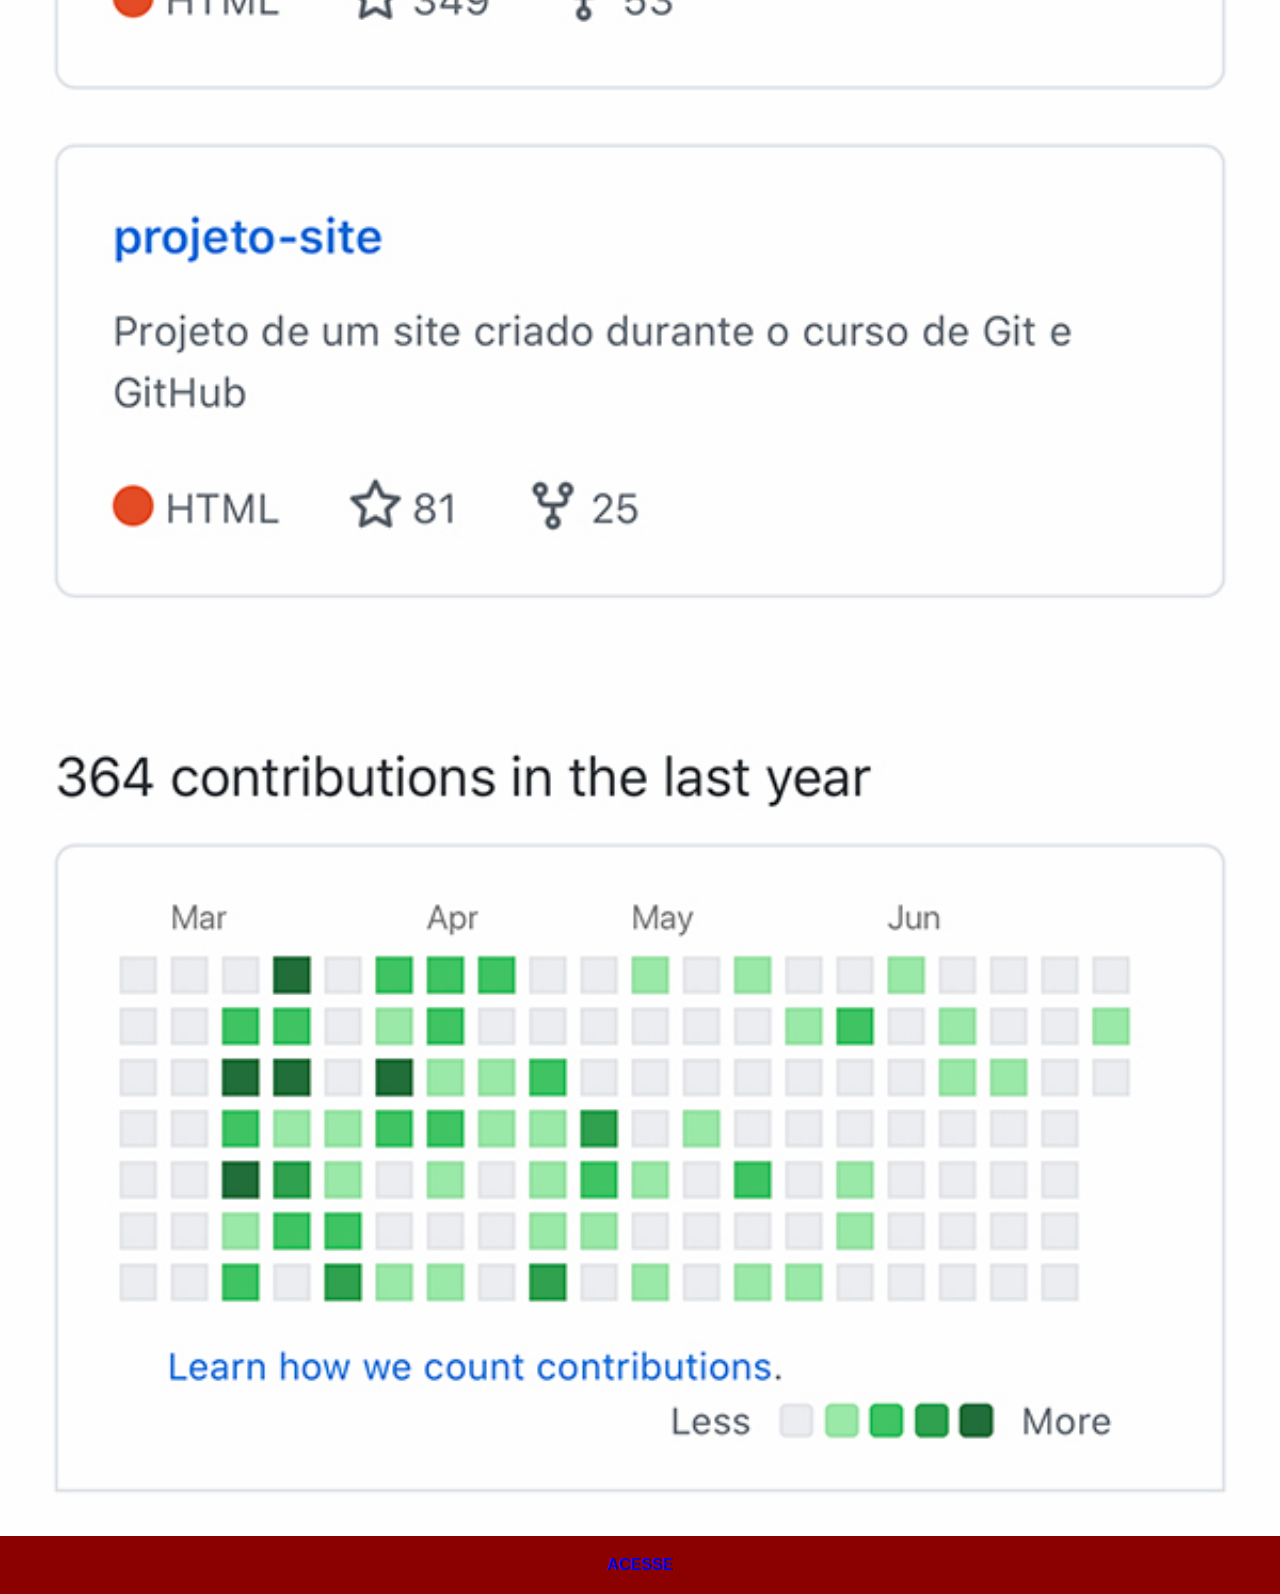
<file: desafio22/github.html>
<!DOCTYPE html>
<html lang="pt-br">
<head>
    <meta charset="UTF-8">
    <meta name="viewport" content="width=device-width, initial-scale=1.0">
    <title>GitHub</title>
    <link rel="stylesheet" href="estilos/social.css">
</head>
<body>
    <img src="pacote-d013/imagens/tela-github.jpg" alt="">
    <a href="https://github.com/gustavoguanabara">ACESSE</a>
</body>
</html>
</file>
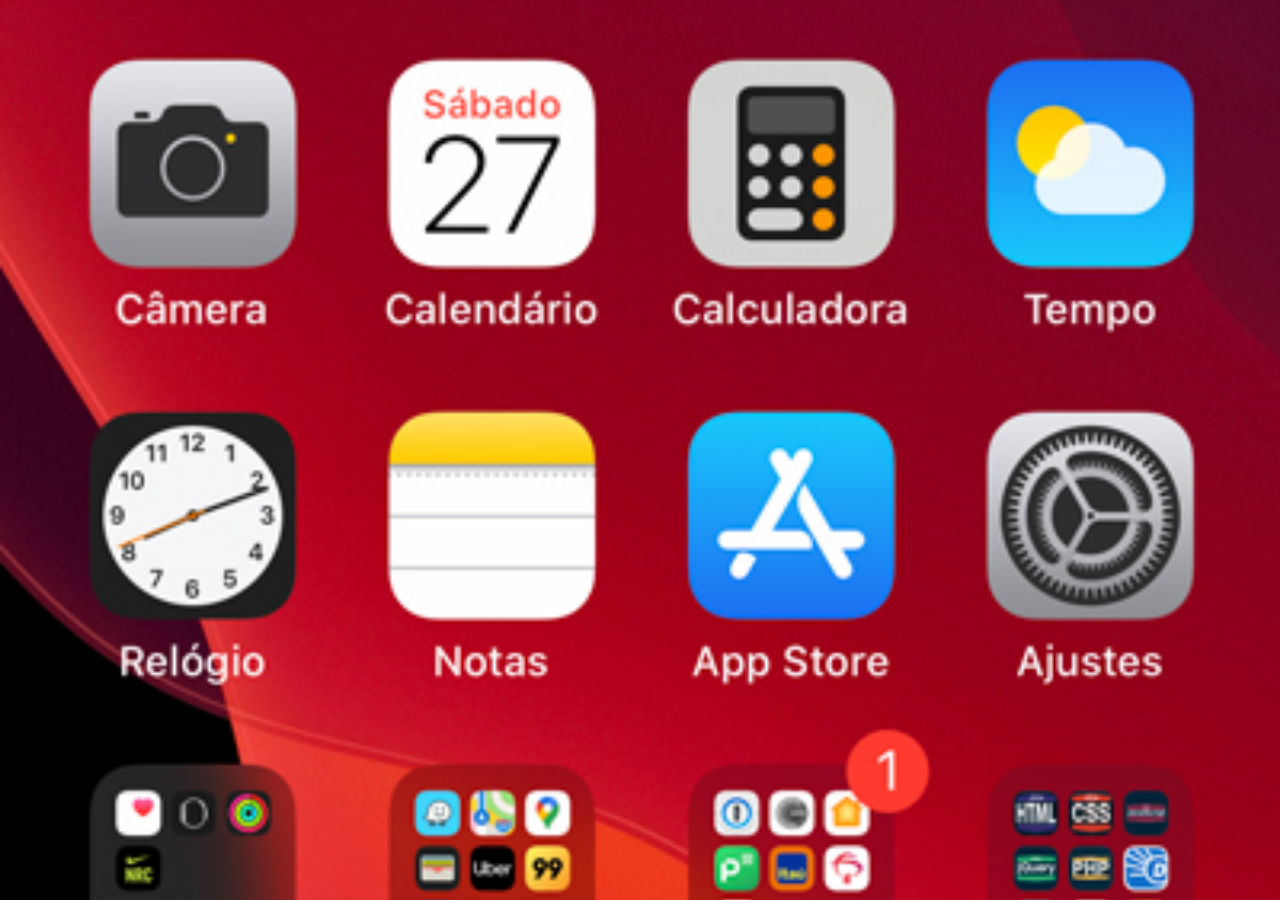
<file: desafio22/home.html>
<!DOCTYPE html>
<html lang="pt-br">
<head>
    <meta charset="UTF-8">
    <meta name="viewport" content="width=device-width, initial-scale=1.0">
    <title>home</title>
    <style>
        *{
            margin: 0;
            padding: 0;
        }
        body{
            width: 100vw;
            height: 100vh;
            background: black url(pacote-d013/imagens/tela-home.jpg) no-repeat top center;
            background-size: cover;
        }
    </style>
</head>
<body>
</body>
</html>
</file>
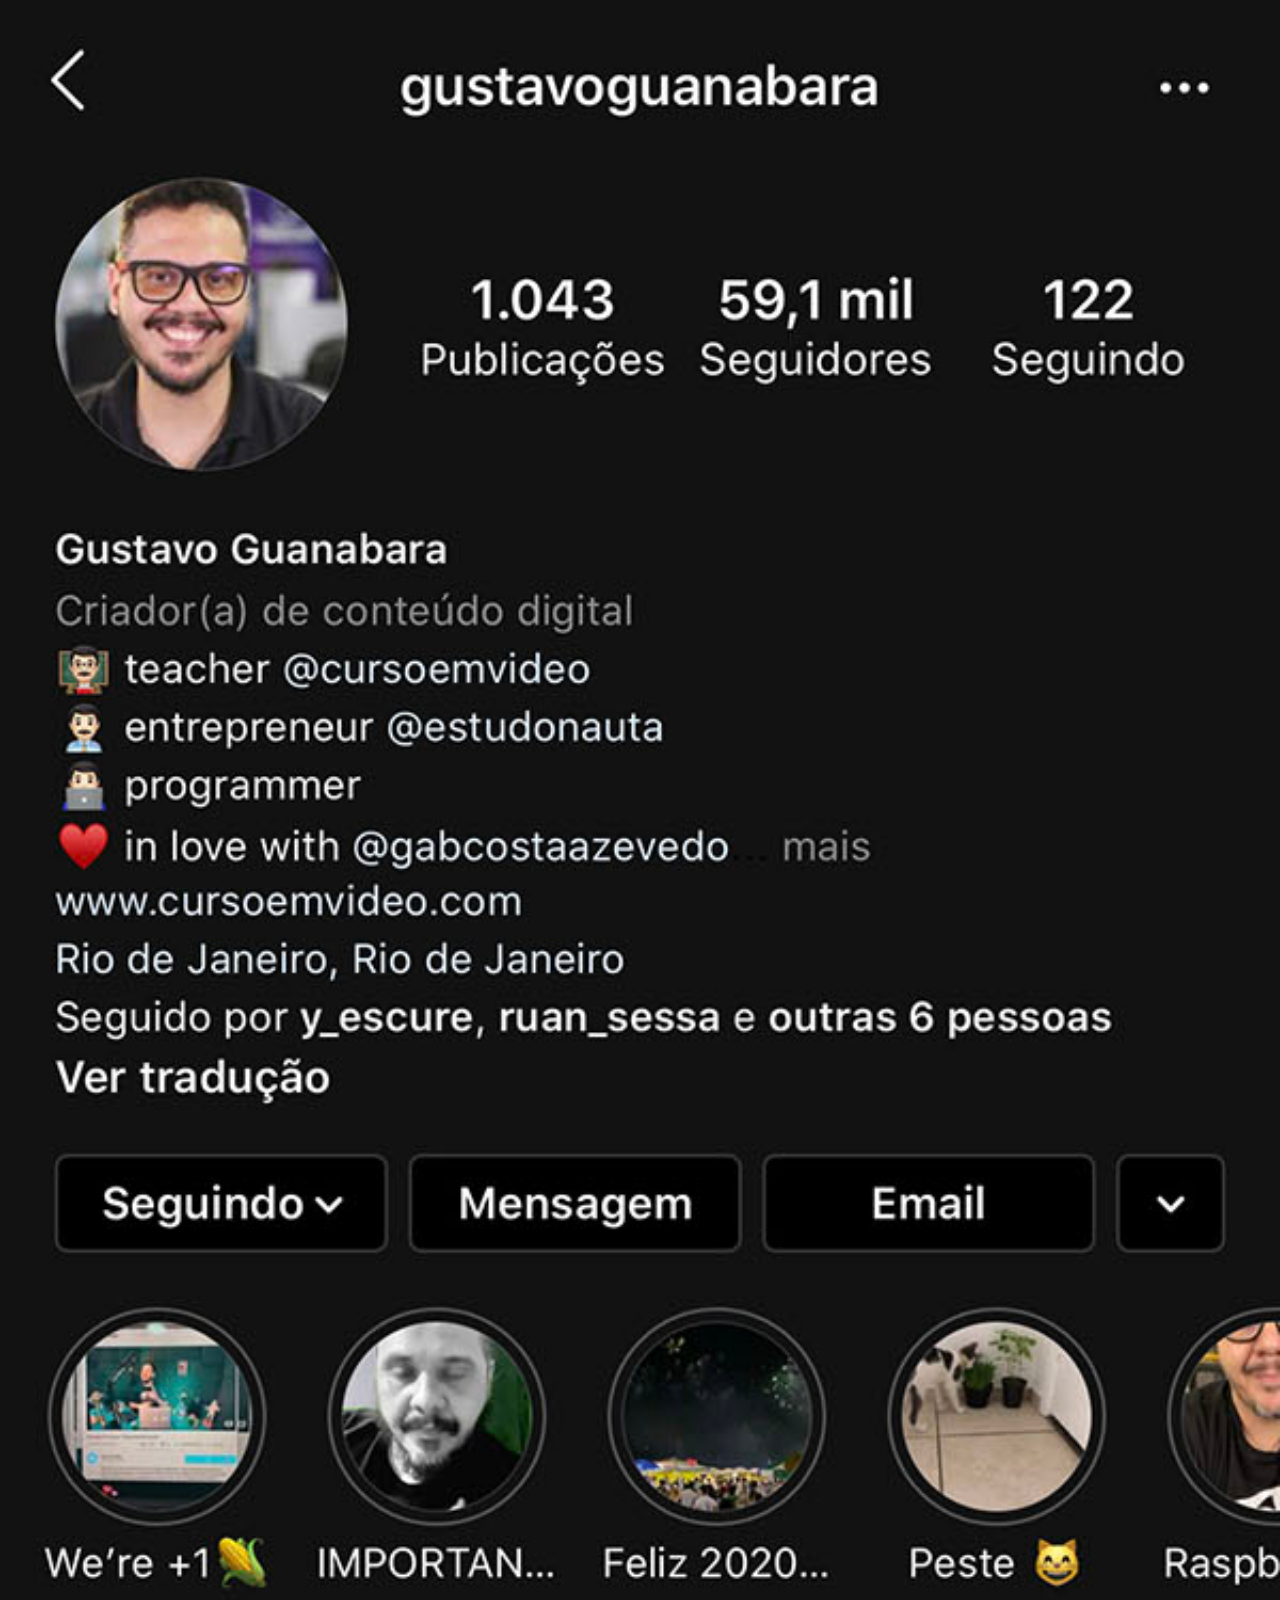
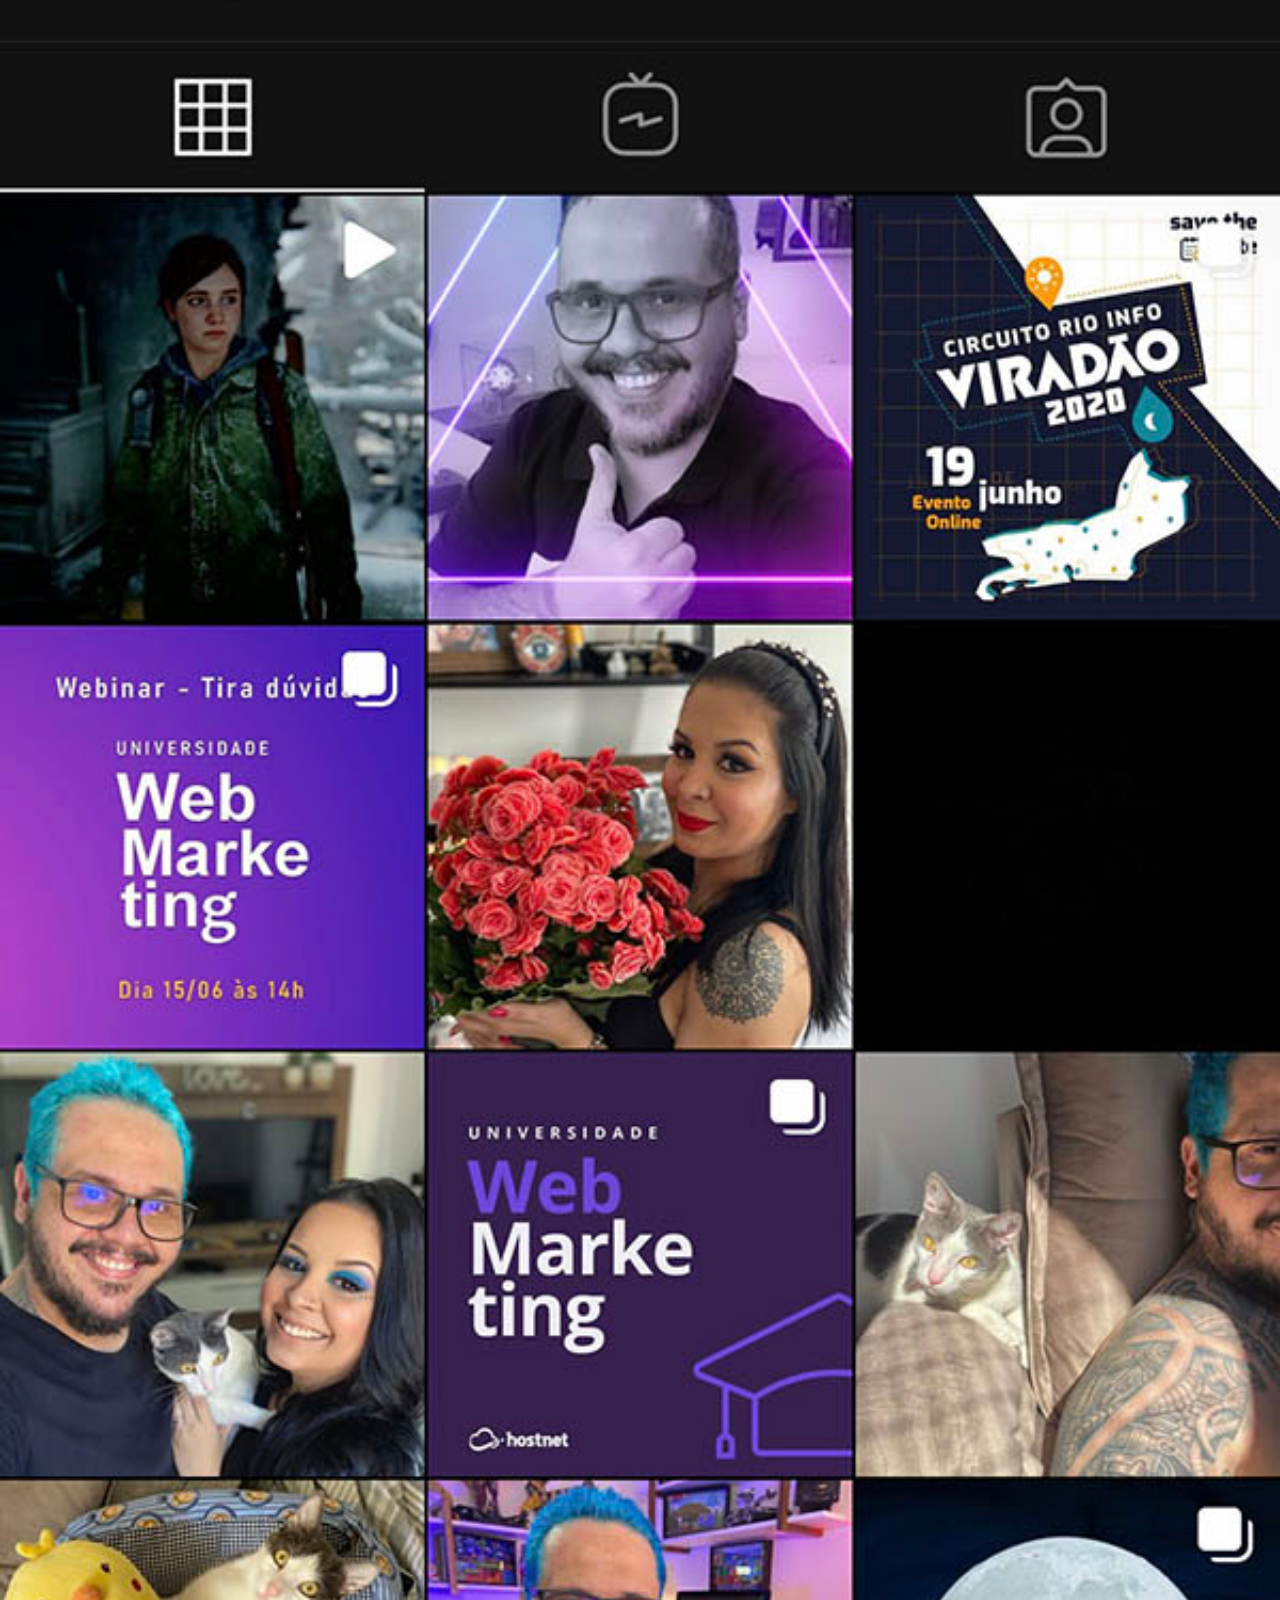
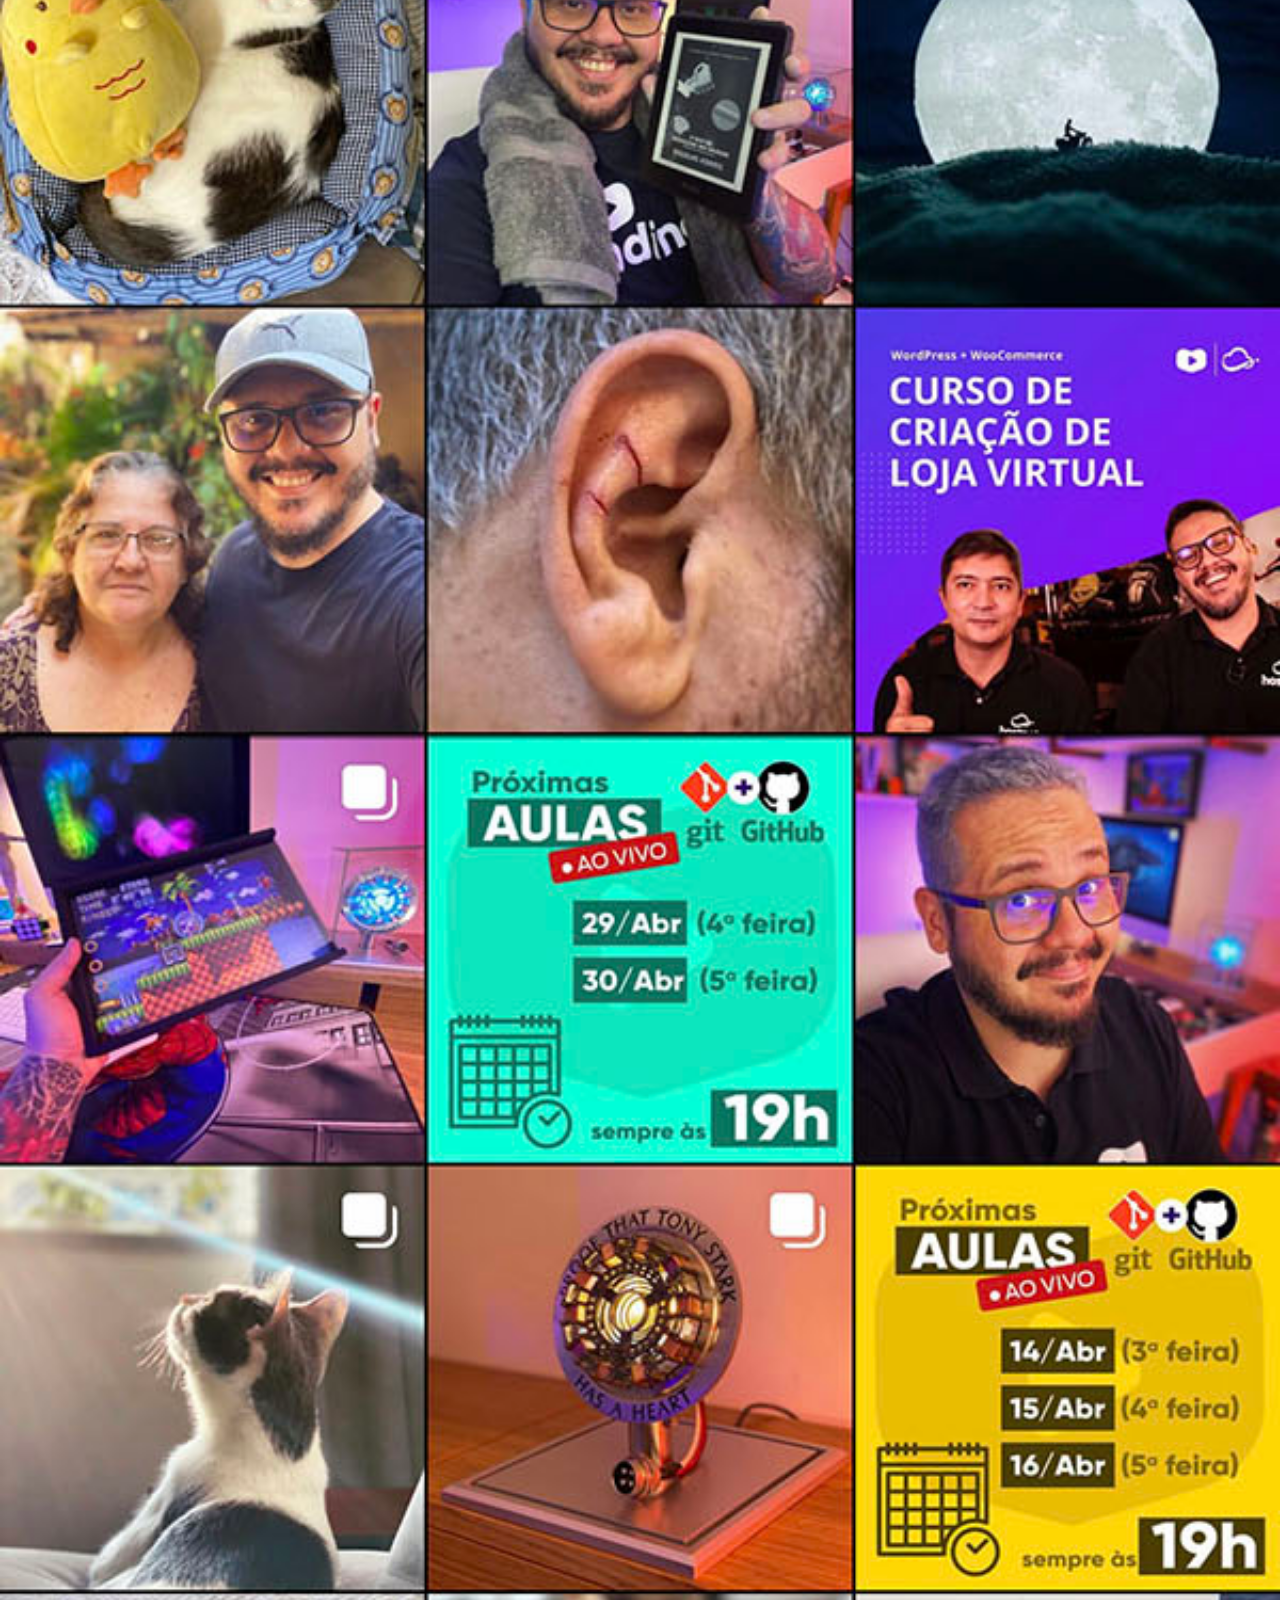
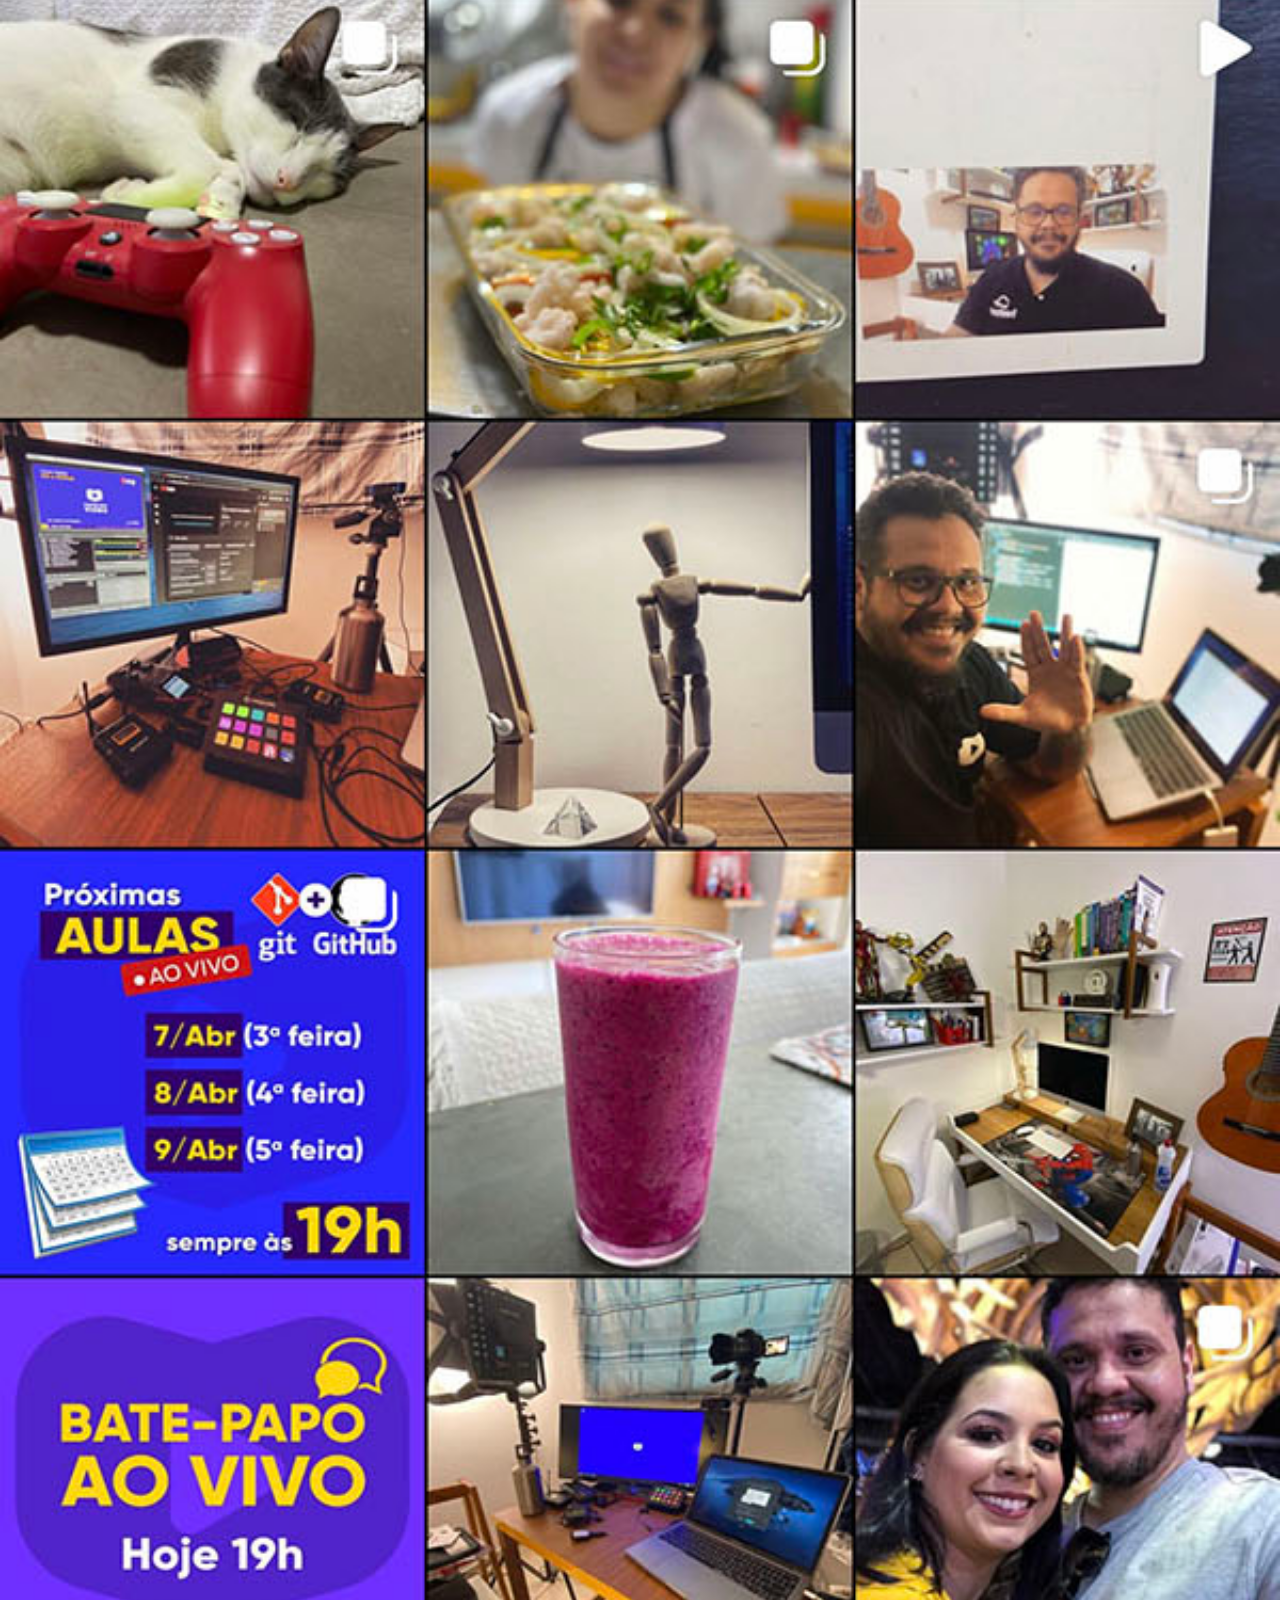
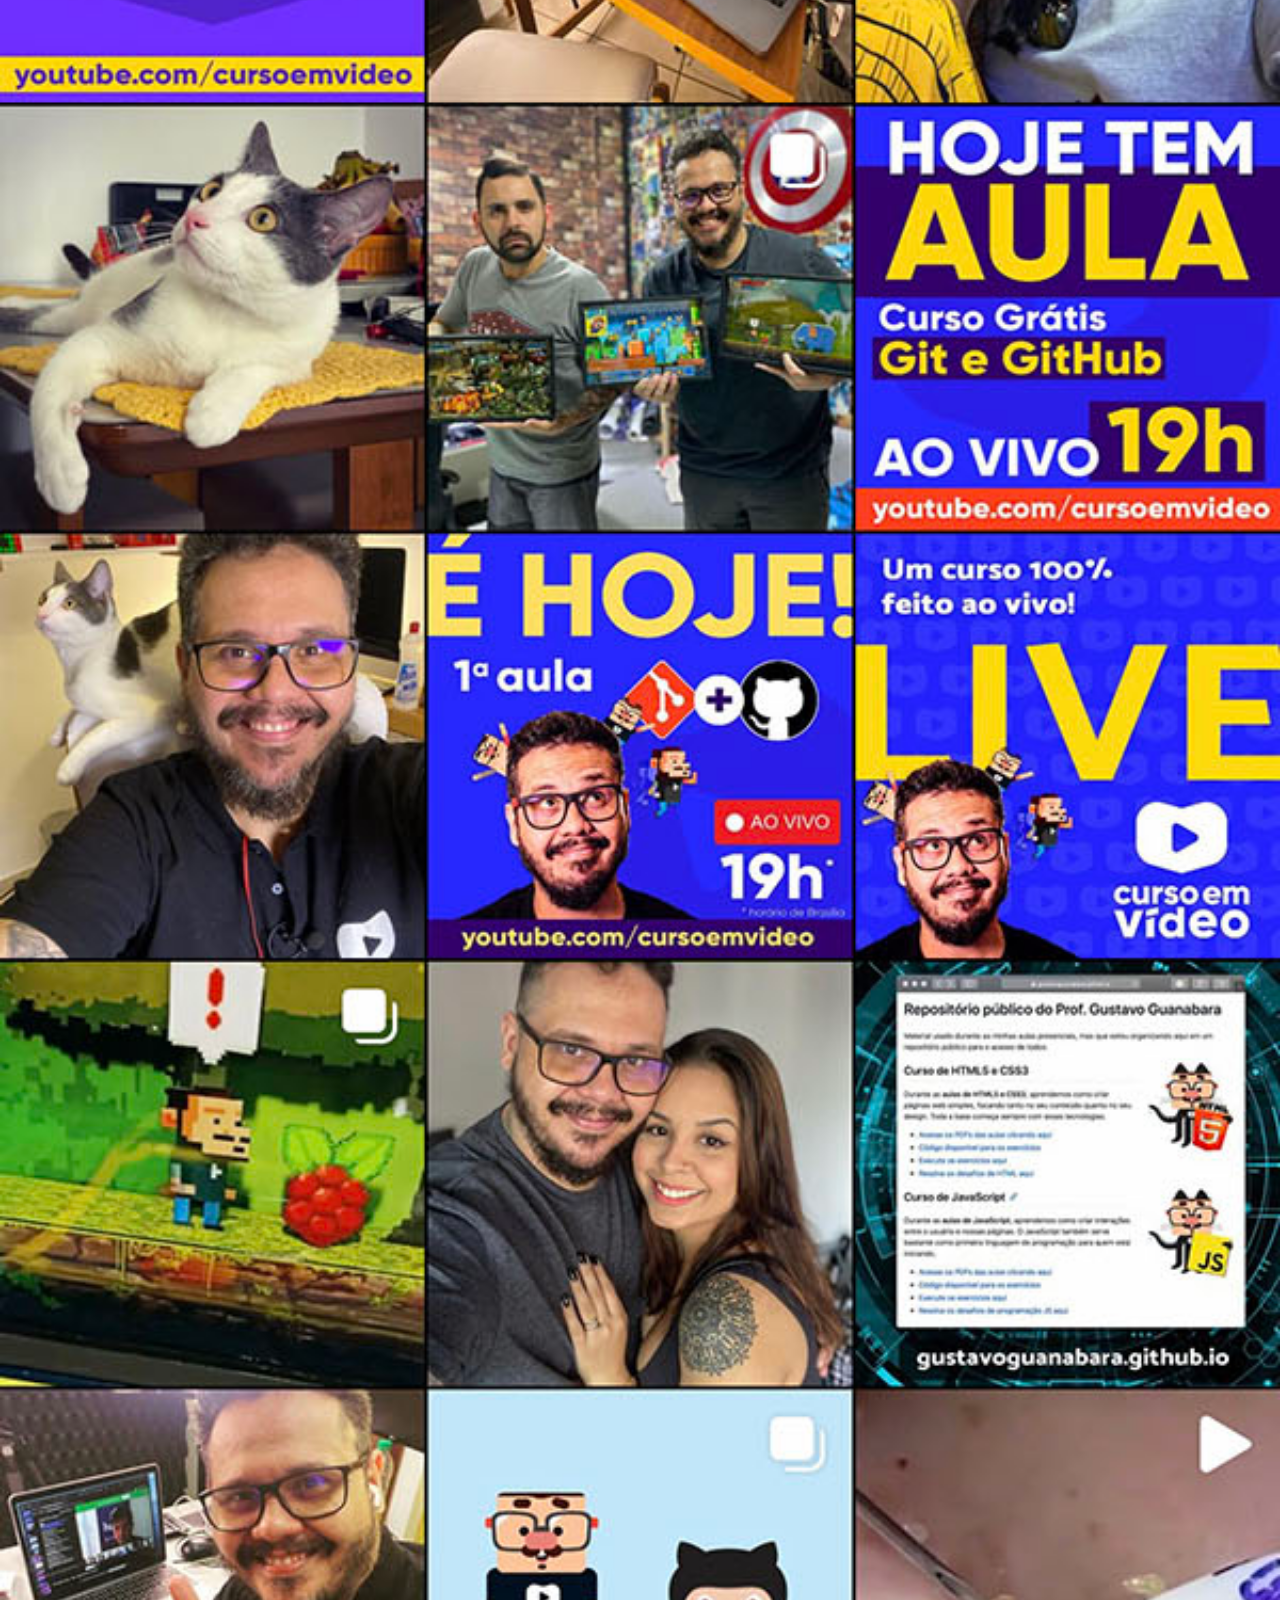
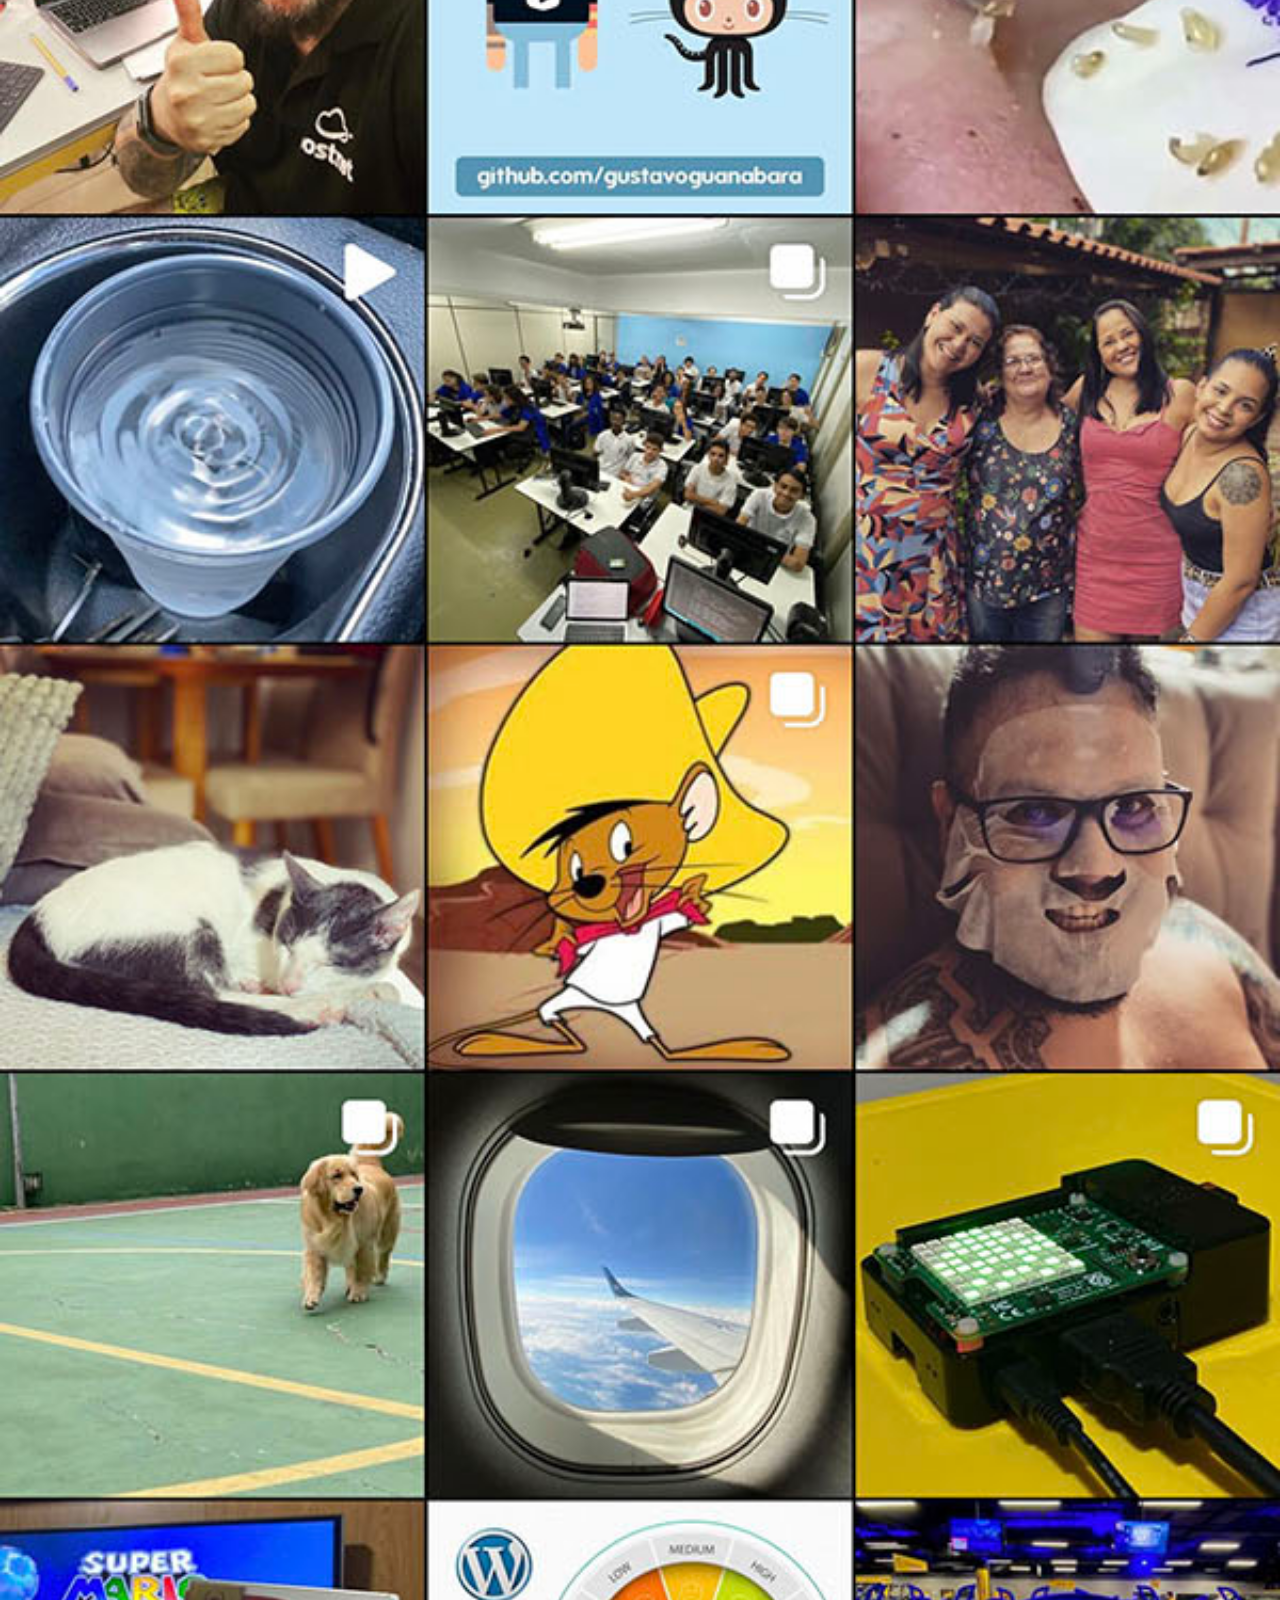
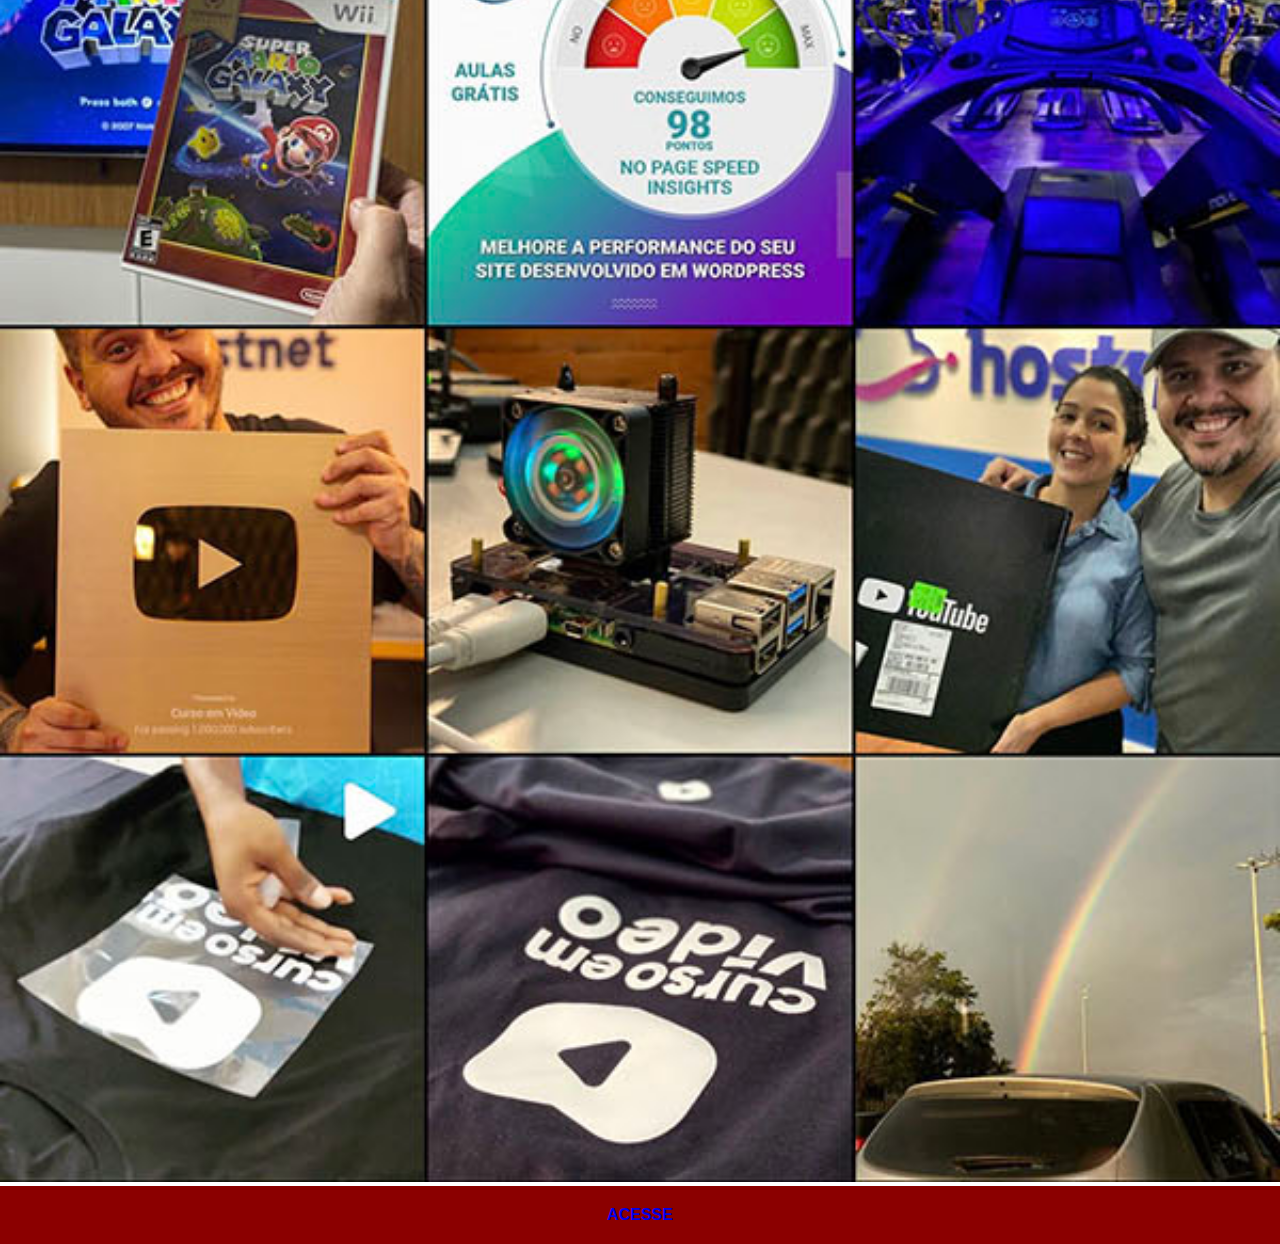
<file: desafio22/instagram.html>
<!DOCTYPE html>
<html lang="pt-br">
<head>
    <meta charset="UTF-8">
    <meta name="viewport" content="width=device-width, initial-scale=1.0">
    <title>Instagram</title>
    <link rel="stylesheet" href="estilos/social.css">
</head>
<body>
    <img src="pacote-d013/imagens/tela-instagram.jpg" alt="">
    <a href="https://www.instagram.com/gustavoguanabara/">ACESSE</a>
</body>
</html>
</file>
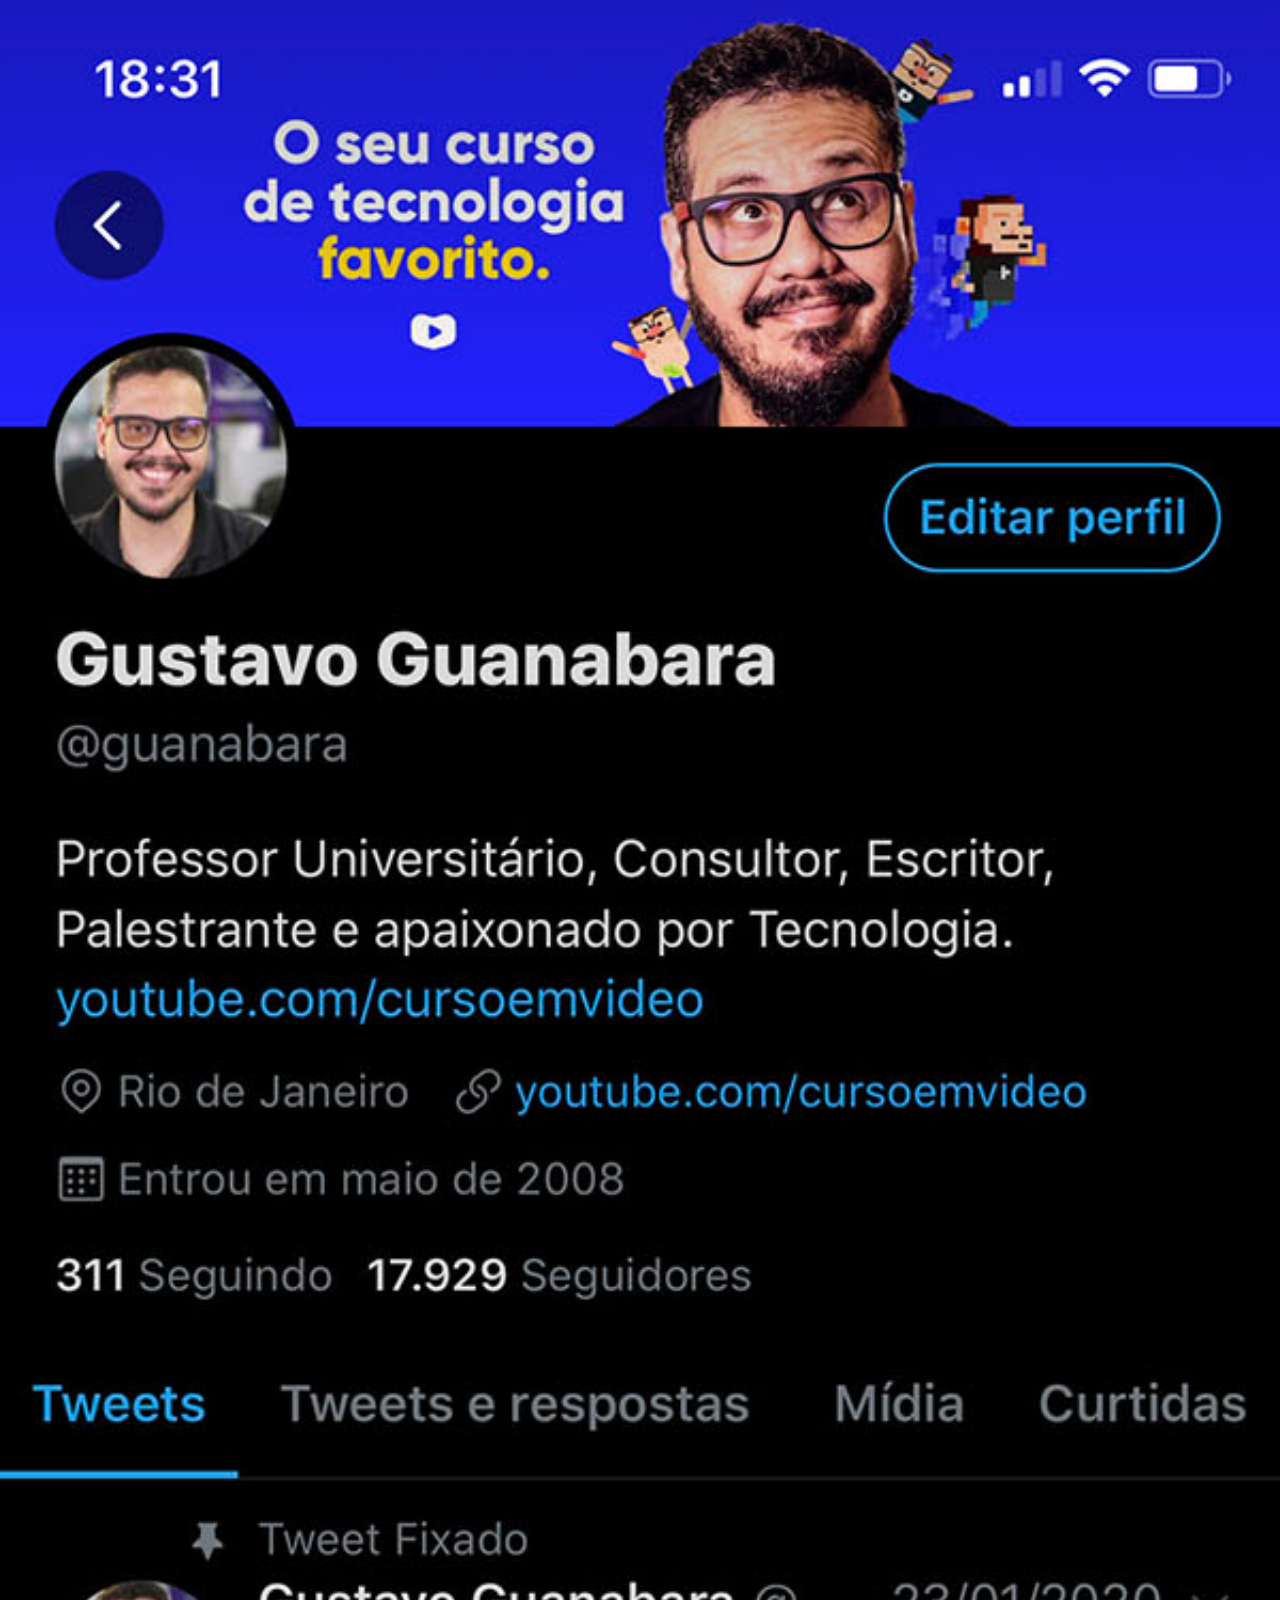
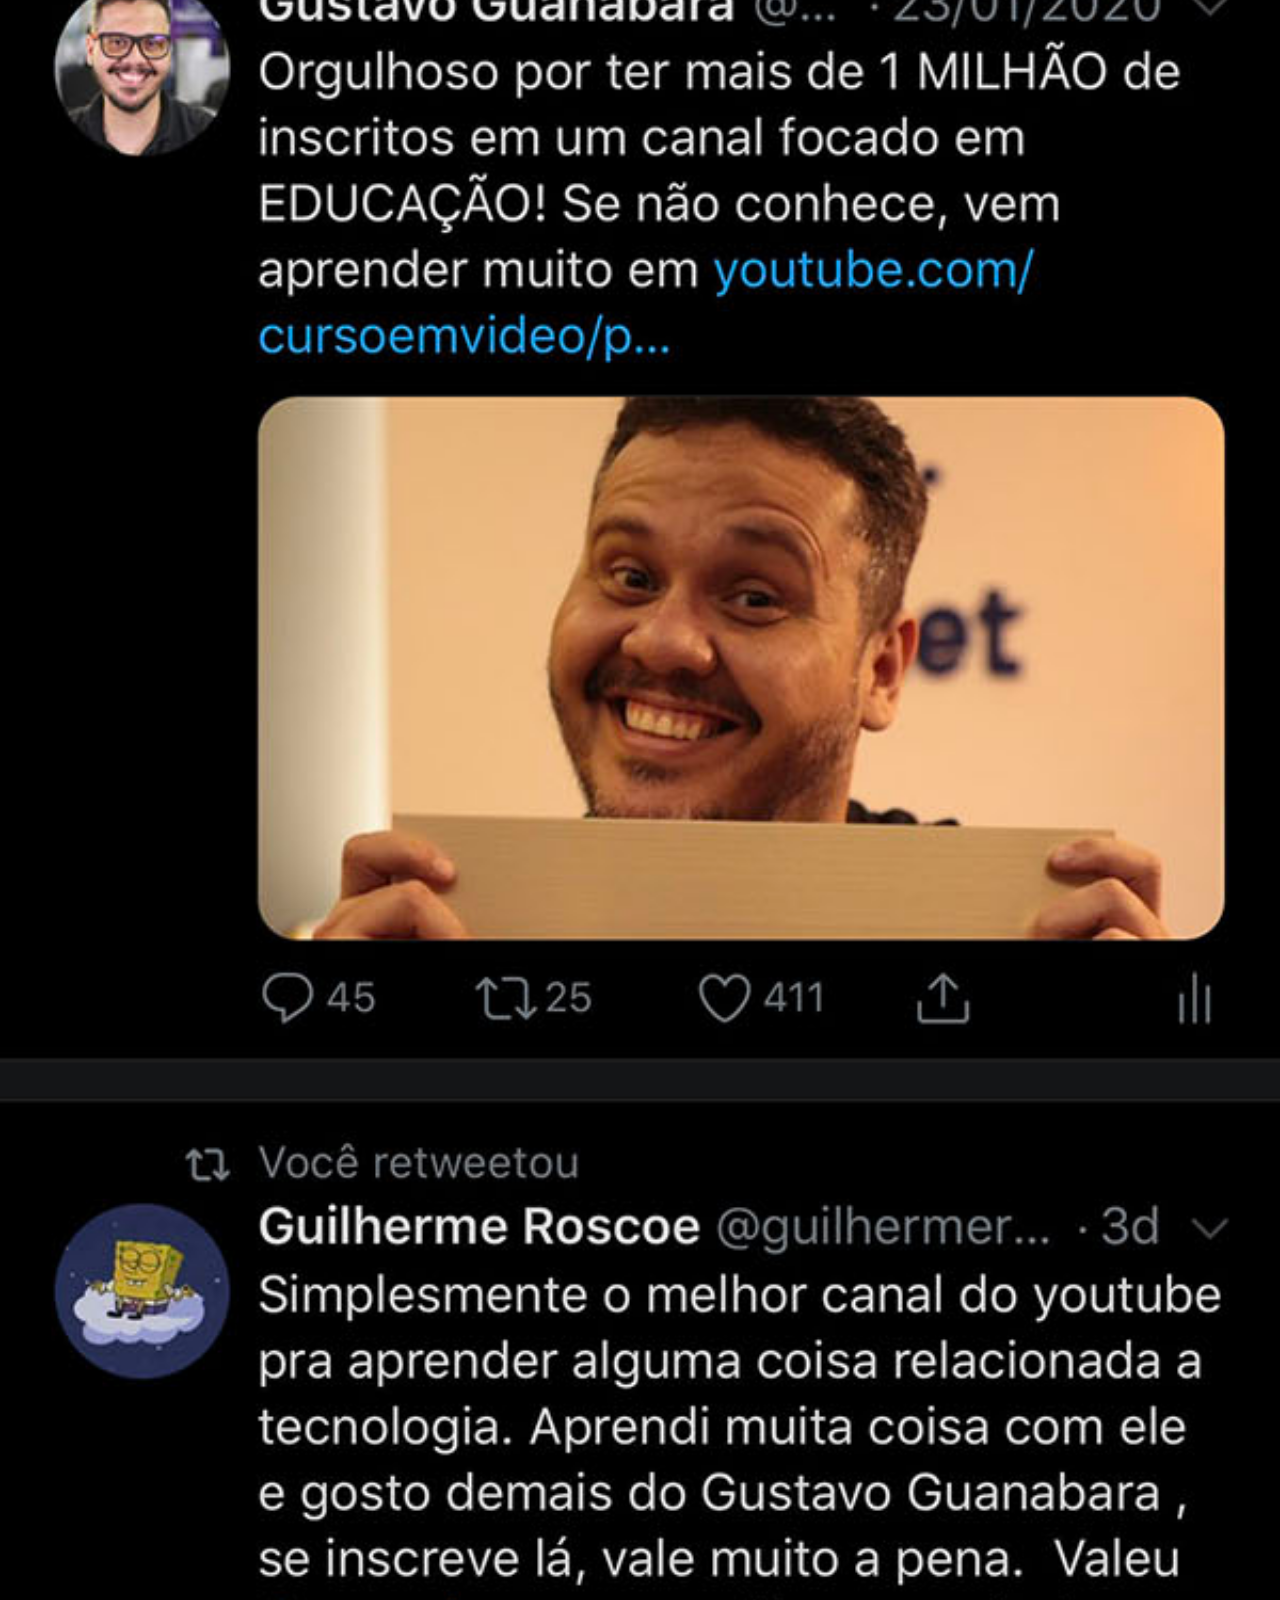
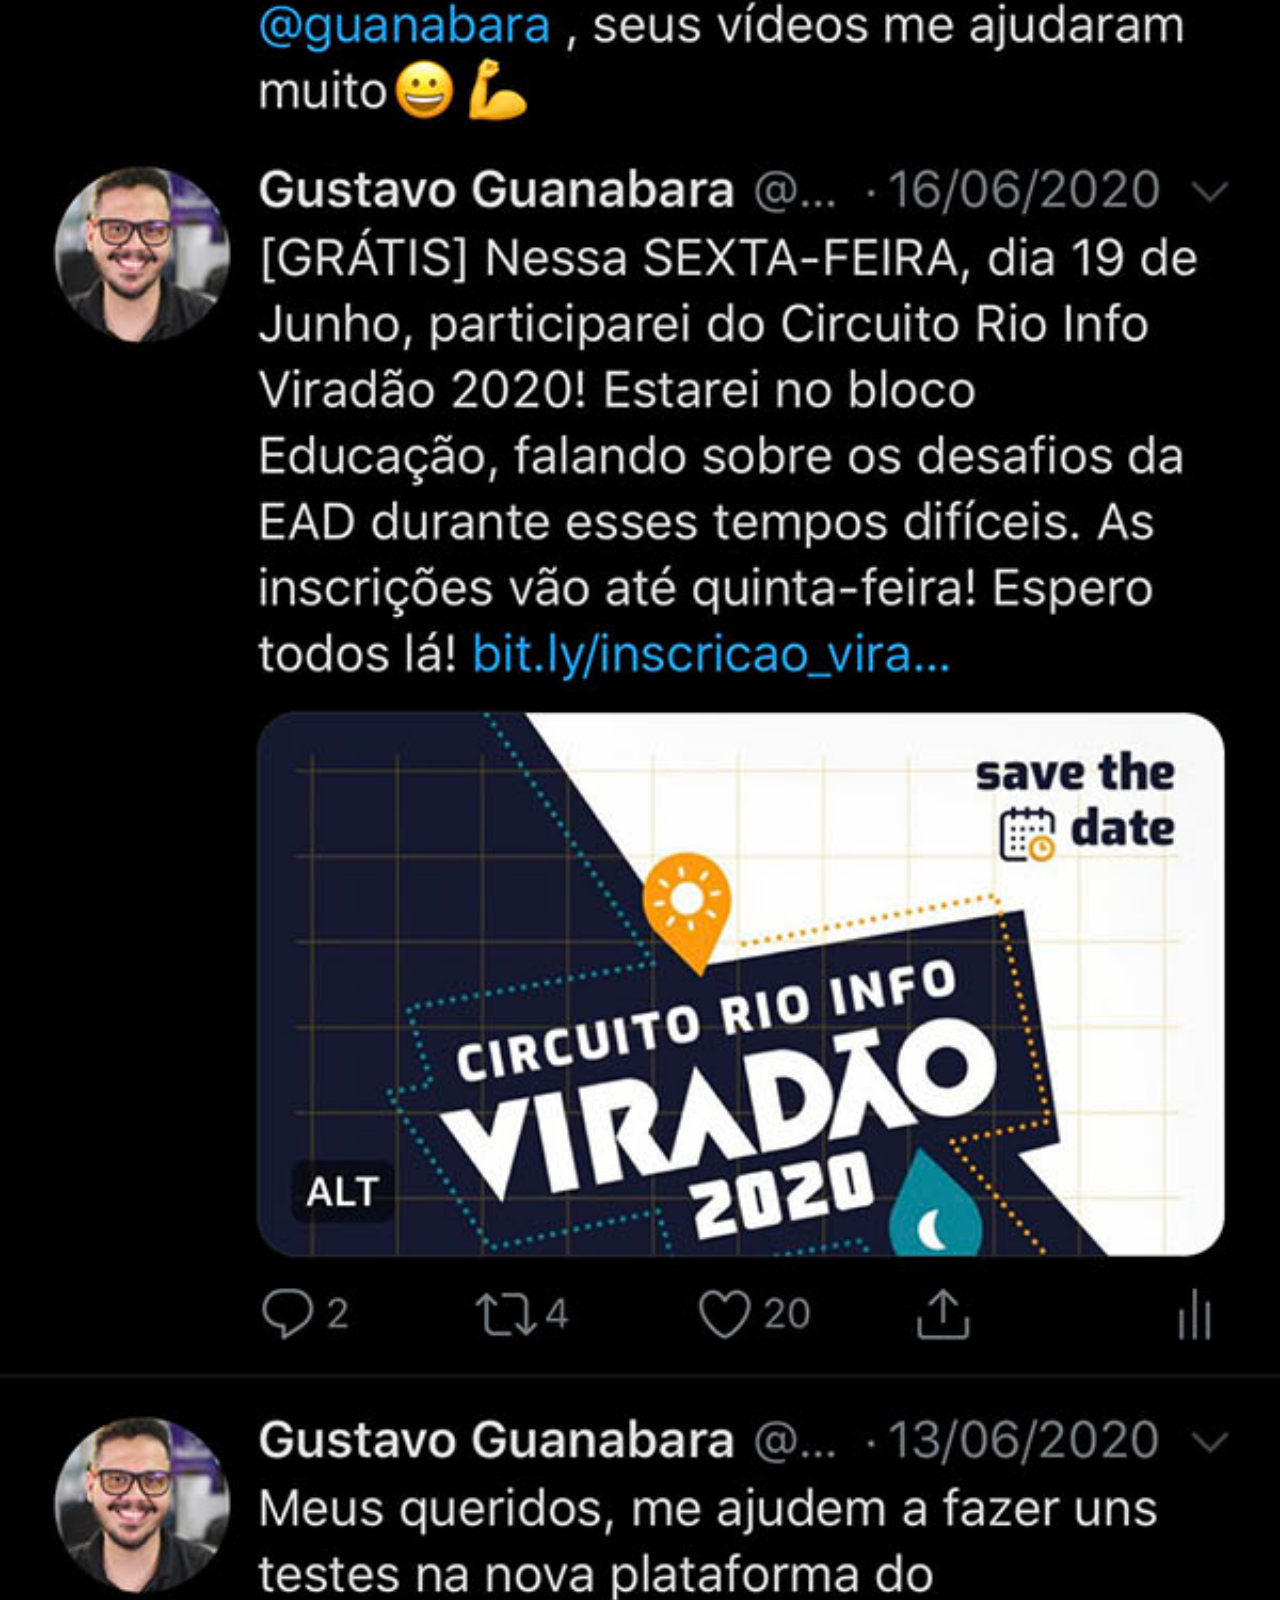
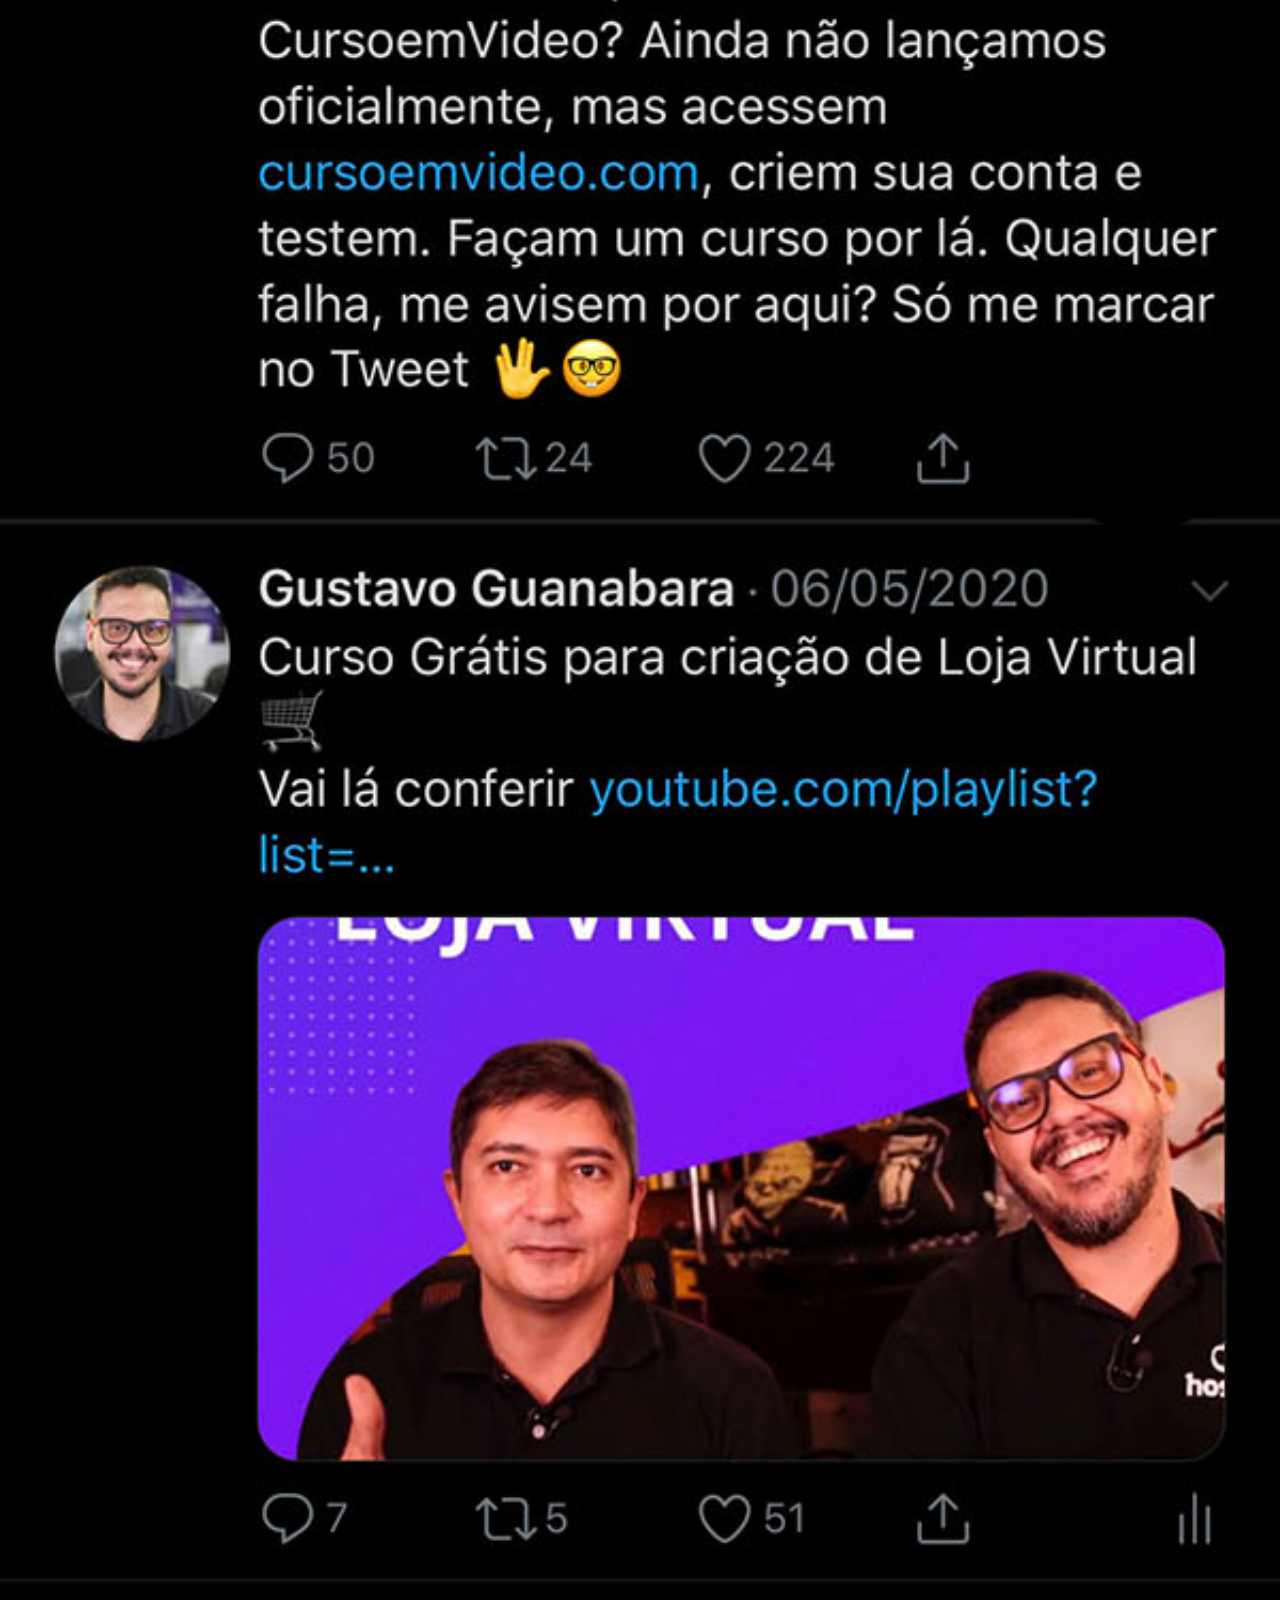
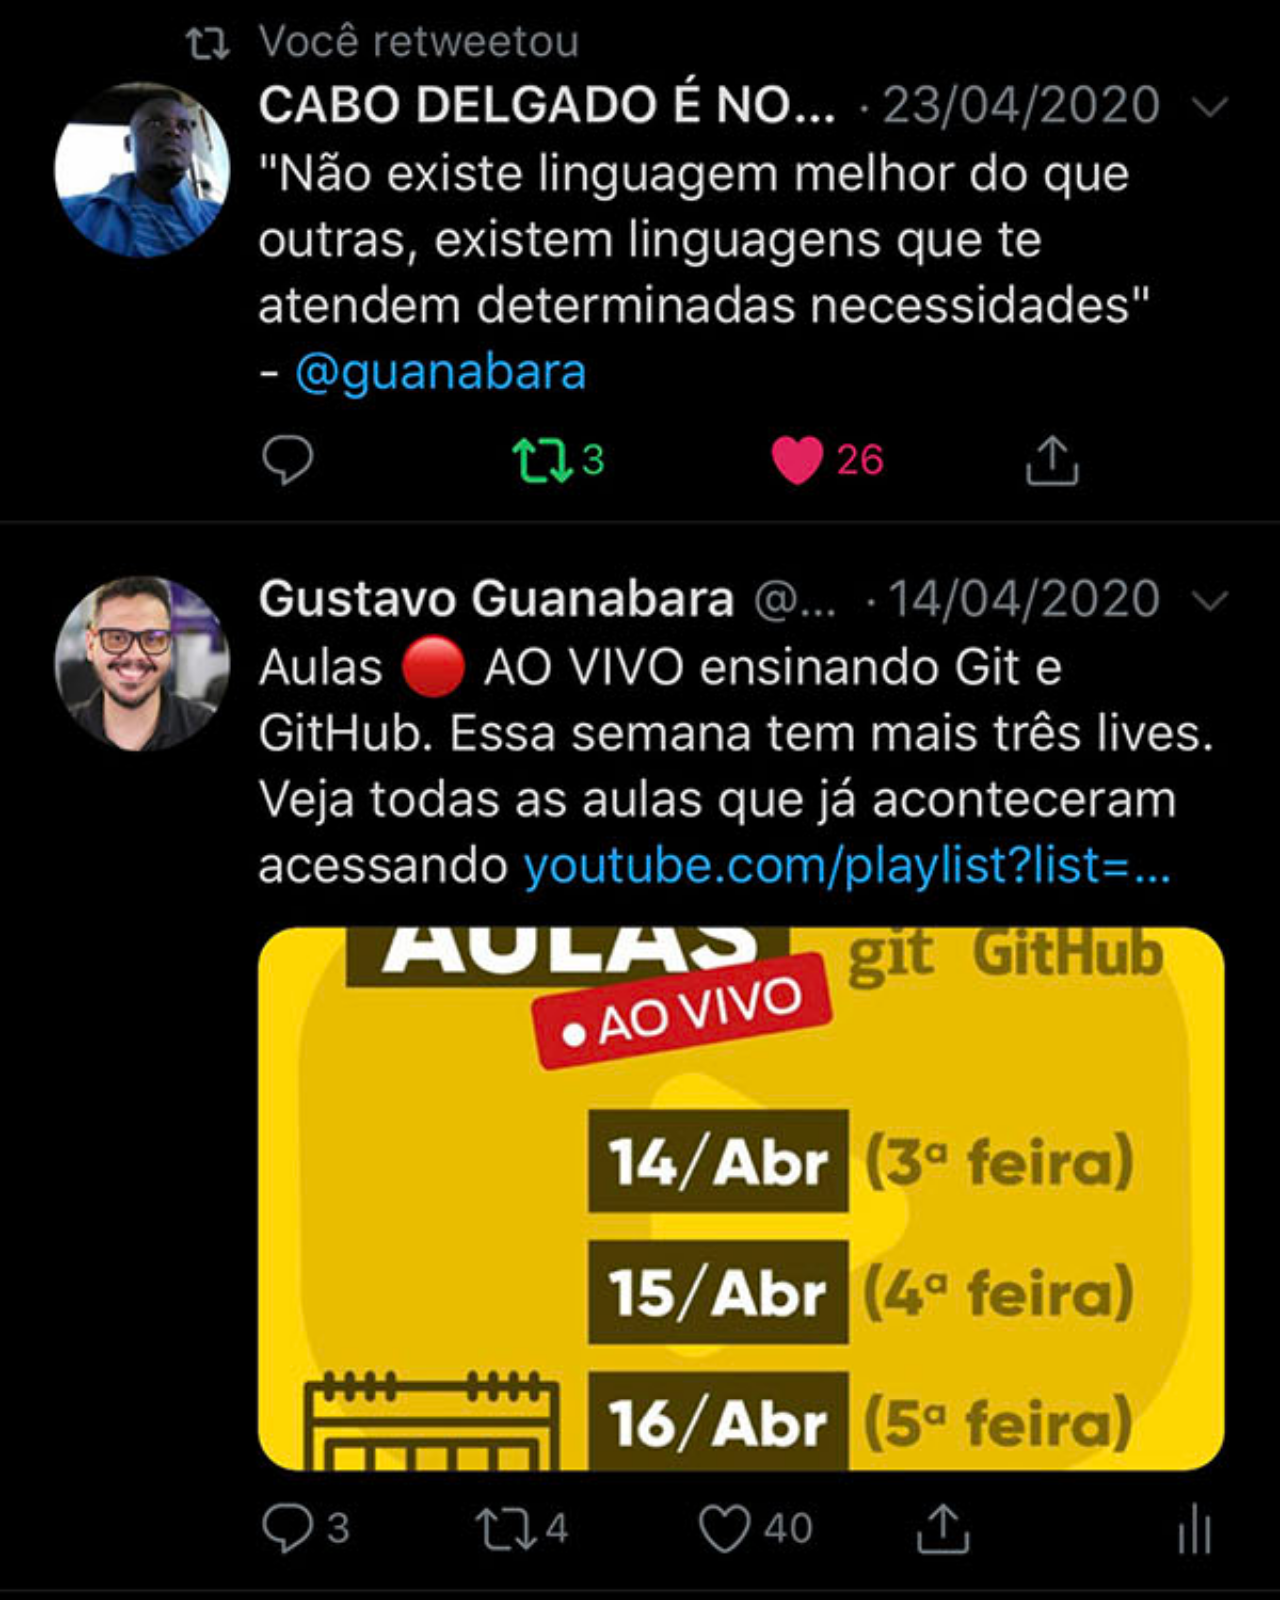
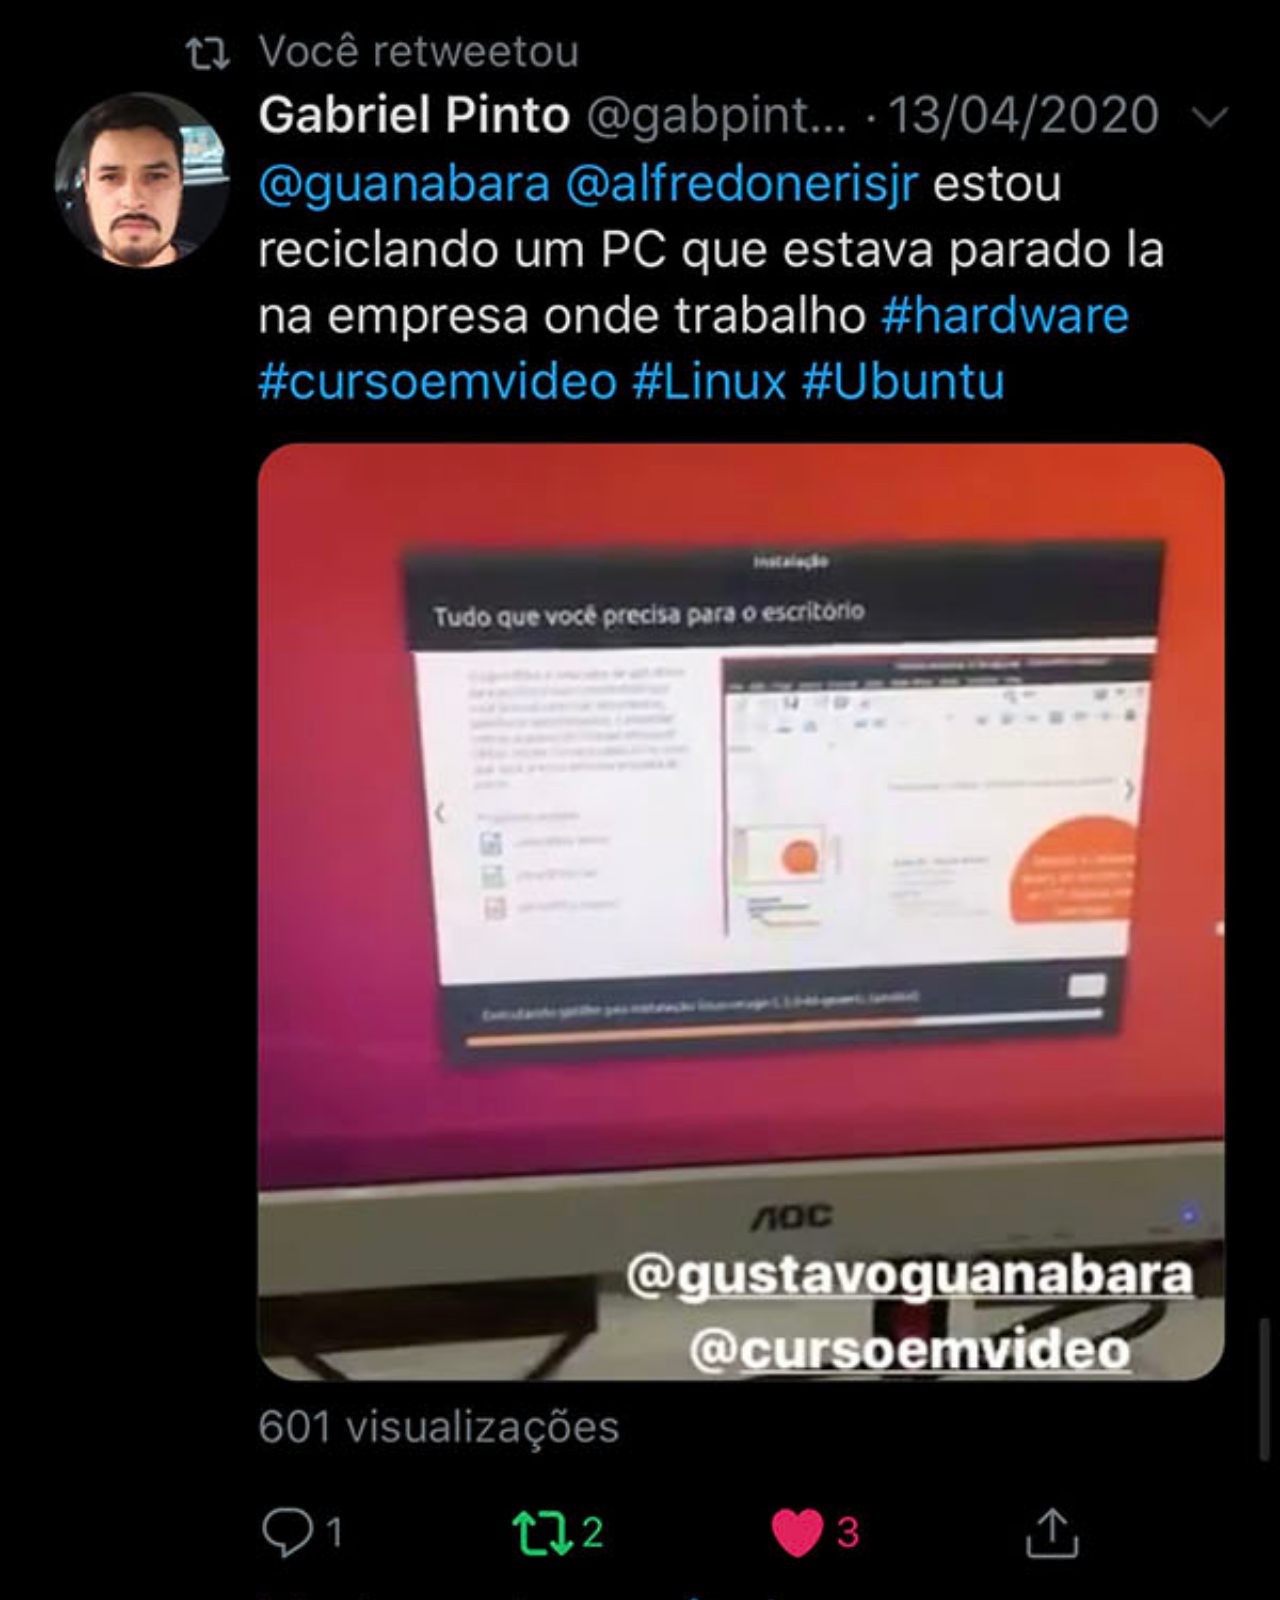
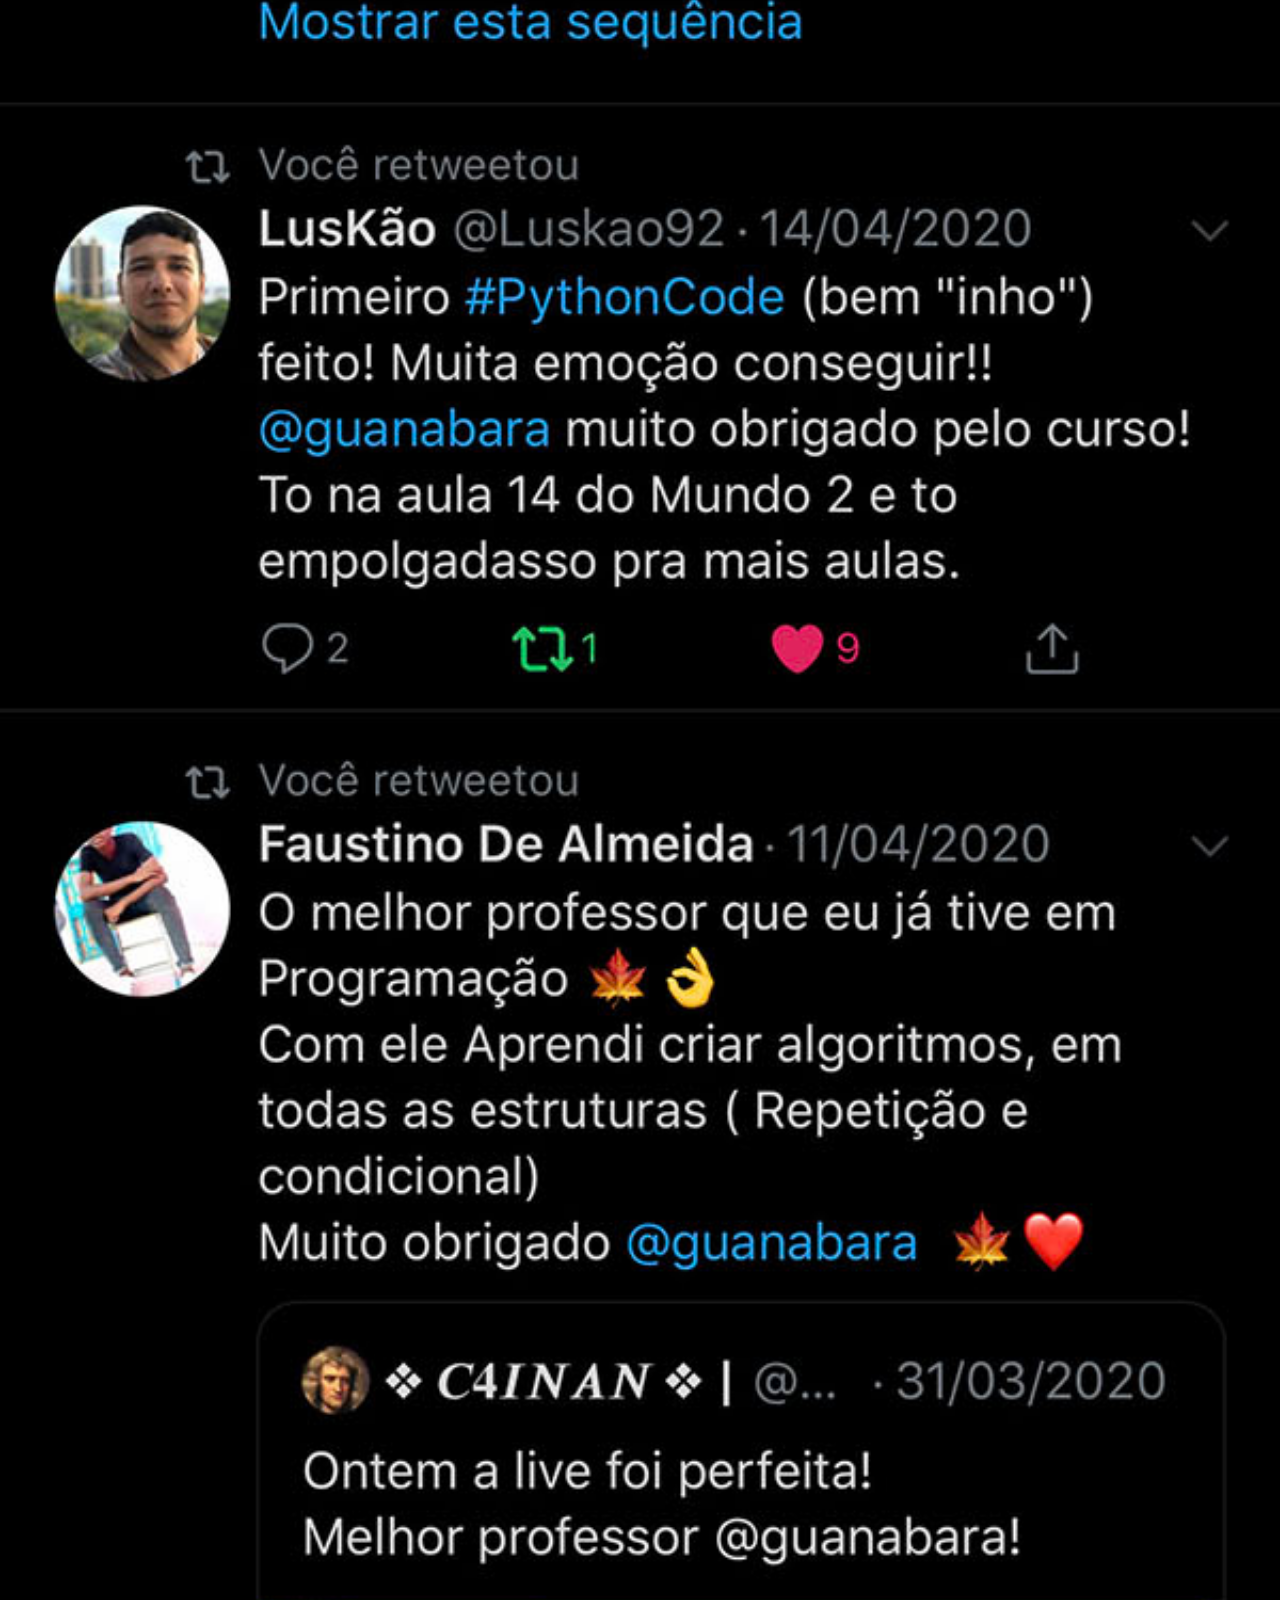
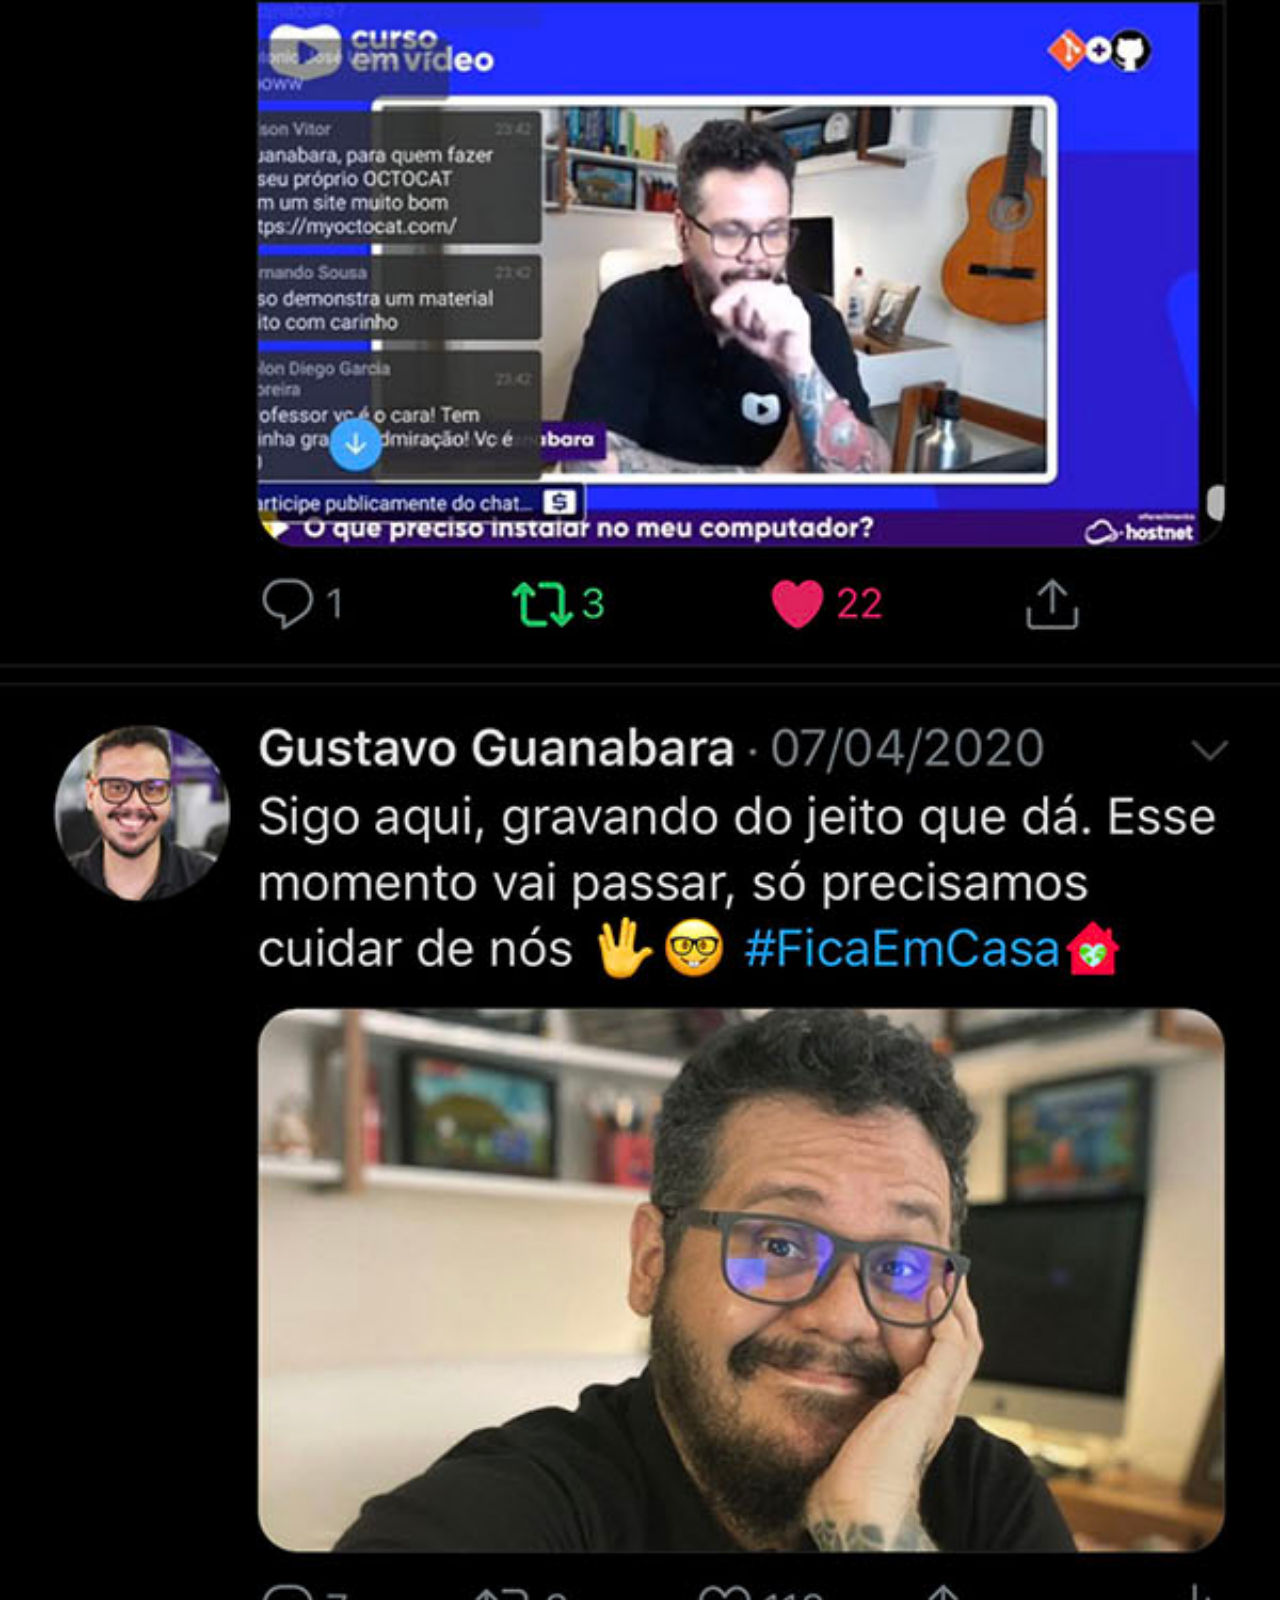
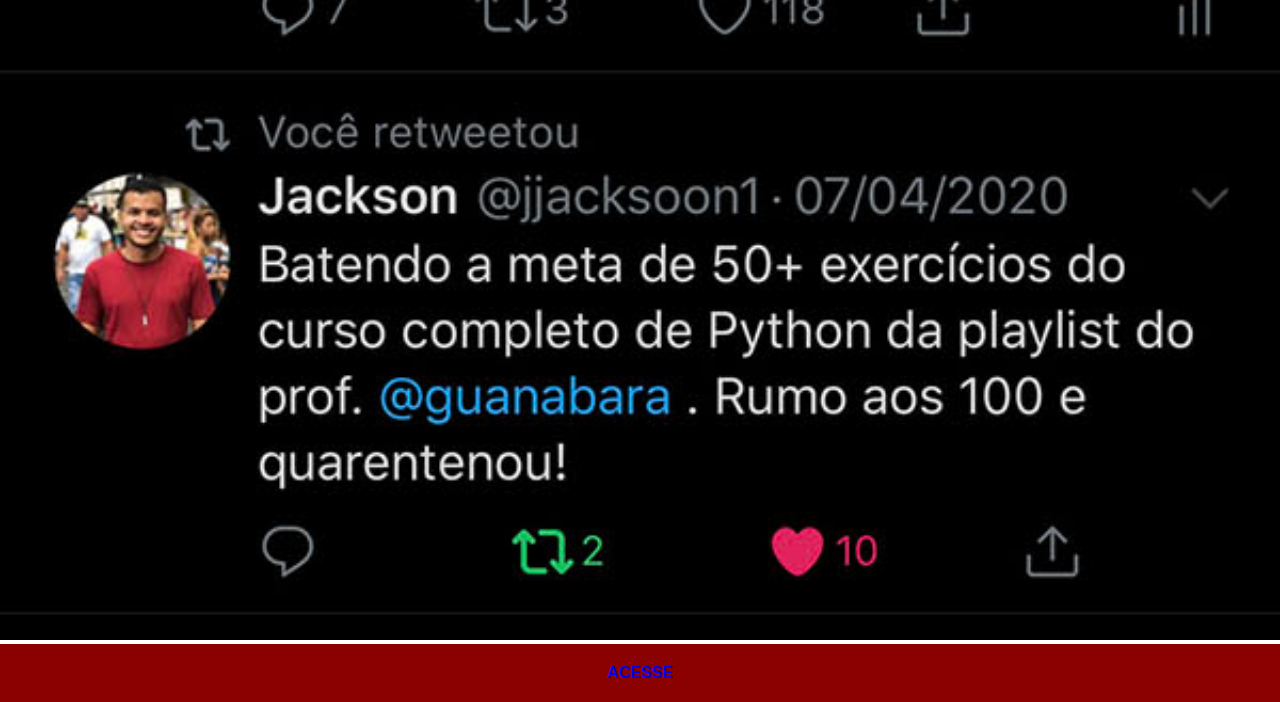
<file: desafio22/twitter.html>
<!DOCTYPE html>
<html lang="pt-br">
<head>
    <meta charset="UTF-8">
    <meta name="viewport" content="width=device-width, initial-scale=1.0">
    <title>Twitter</title>
    <link rel="stylesheet" href="estilos/social.css">
</head>
<body>
    <img src="pacote-d013/imagens/tela-twitter.jpg" alt="">
    <a href="https://twitter.com/guanabara">ACESSE</a>
</body>
</html>
</file>
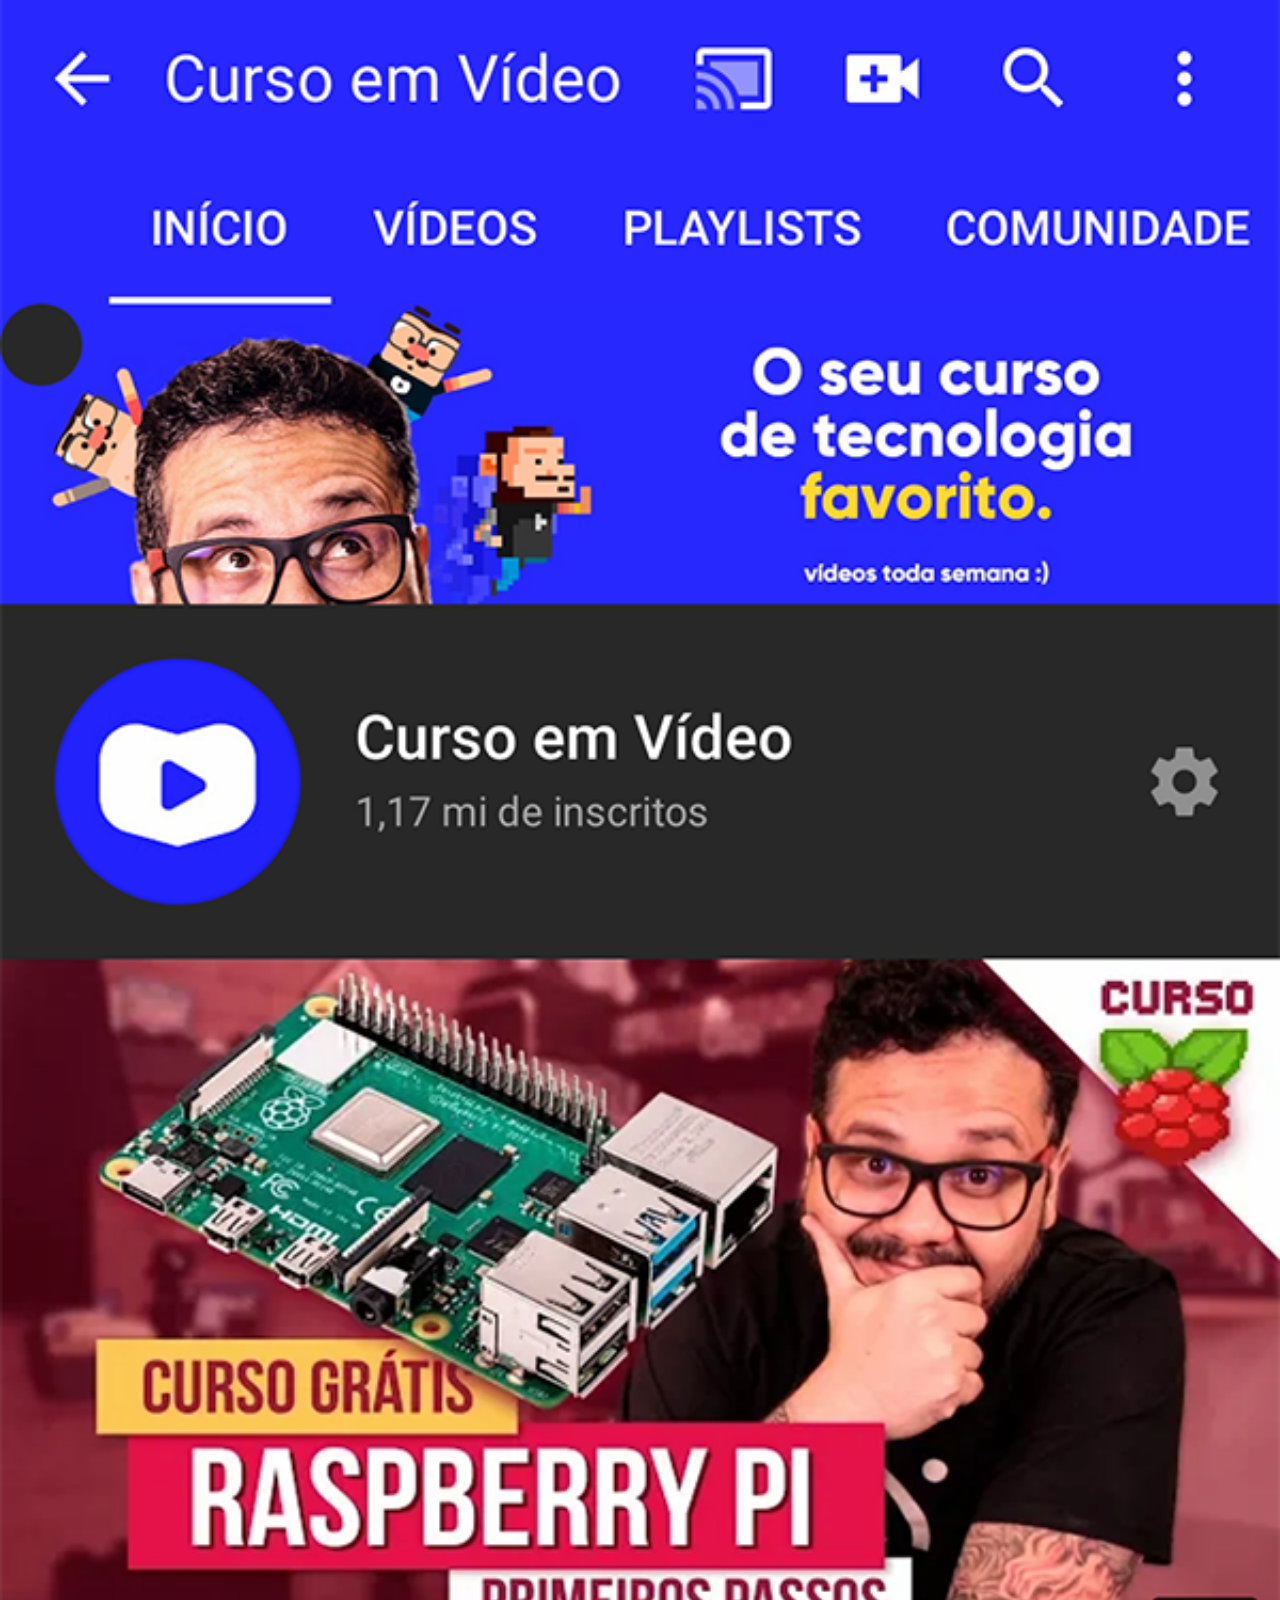
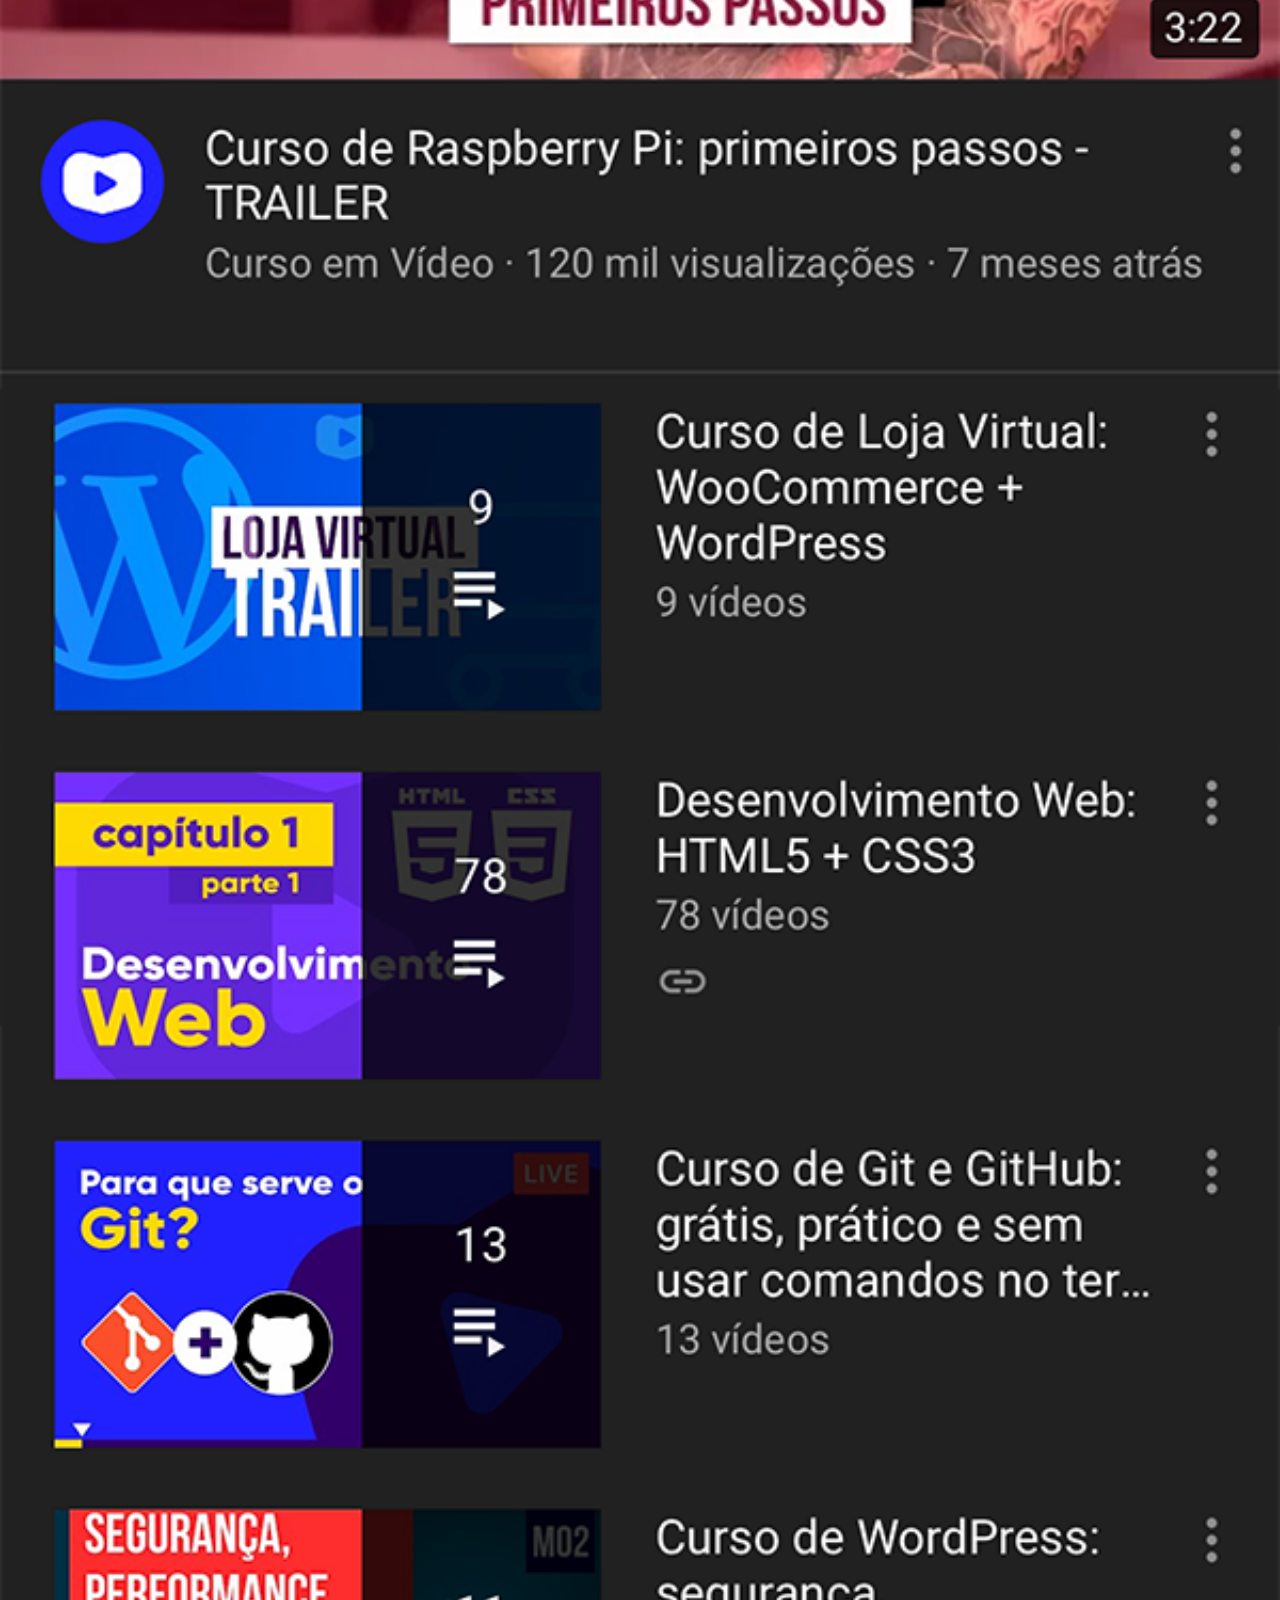
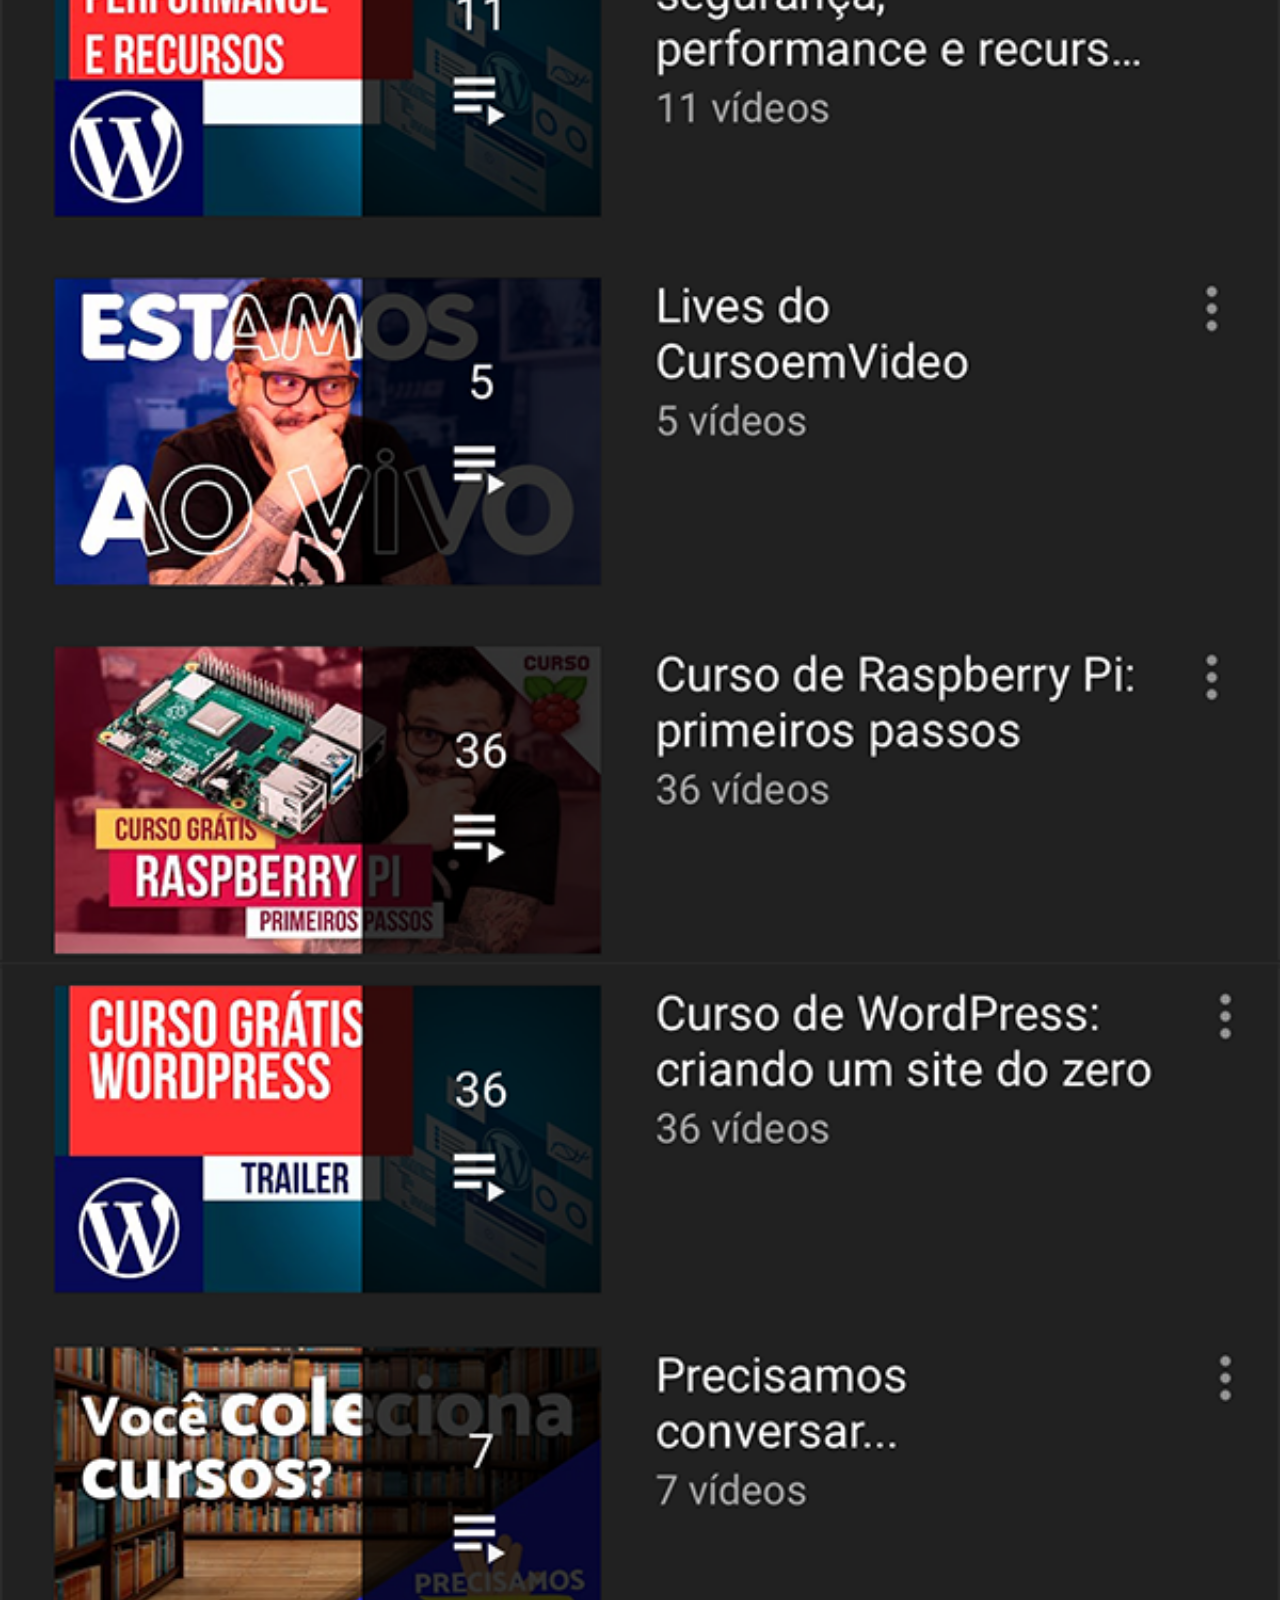
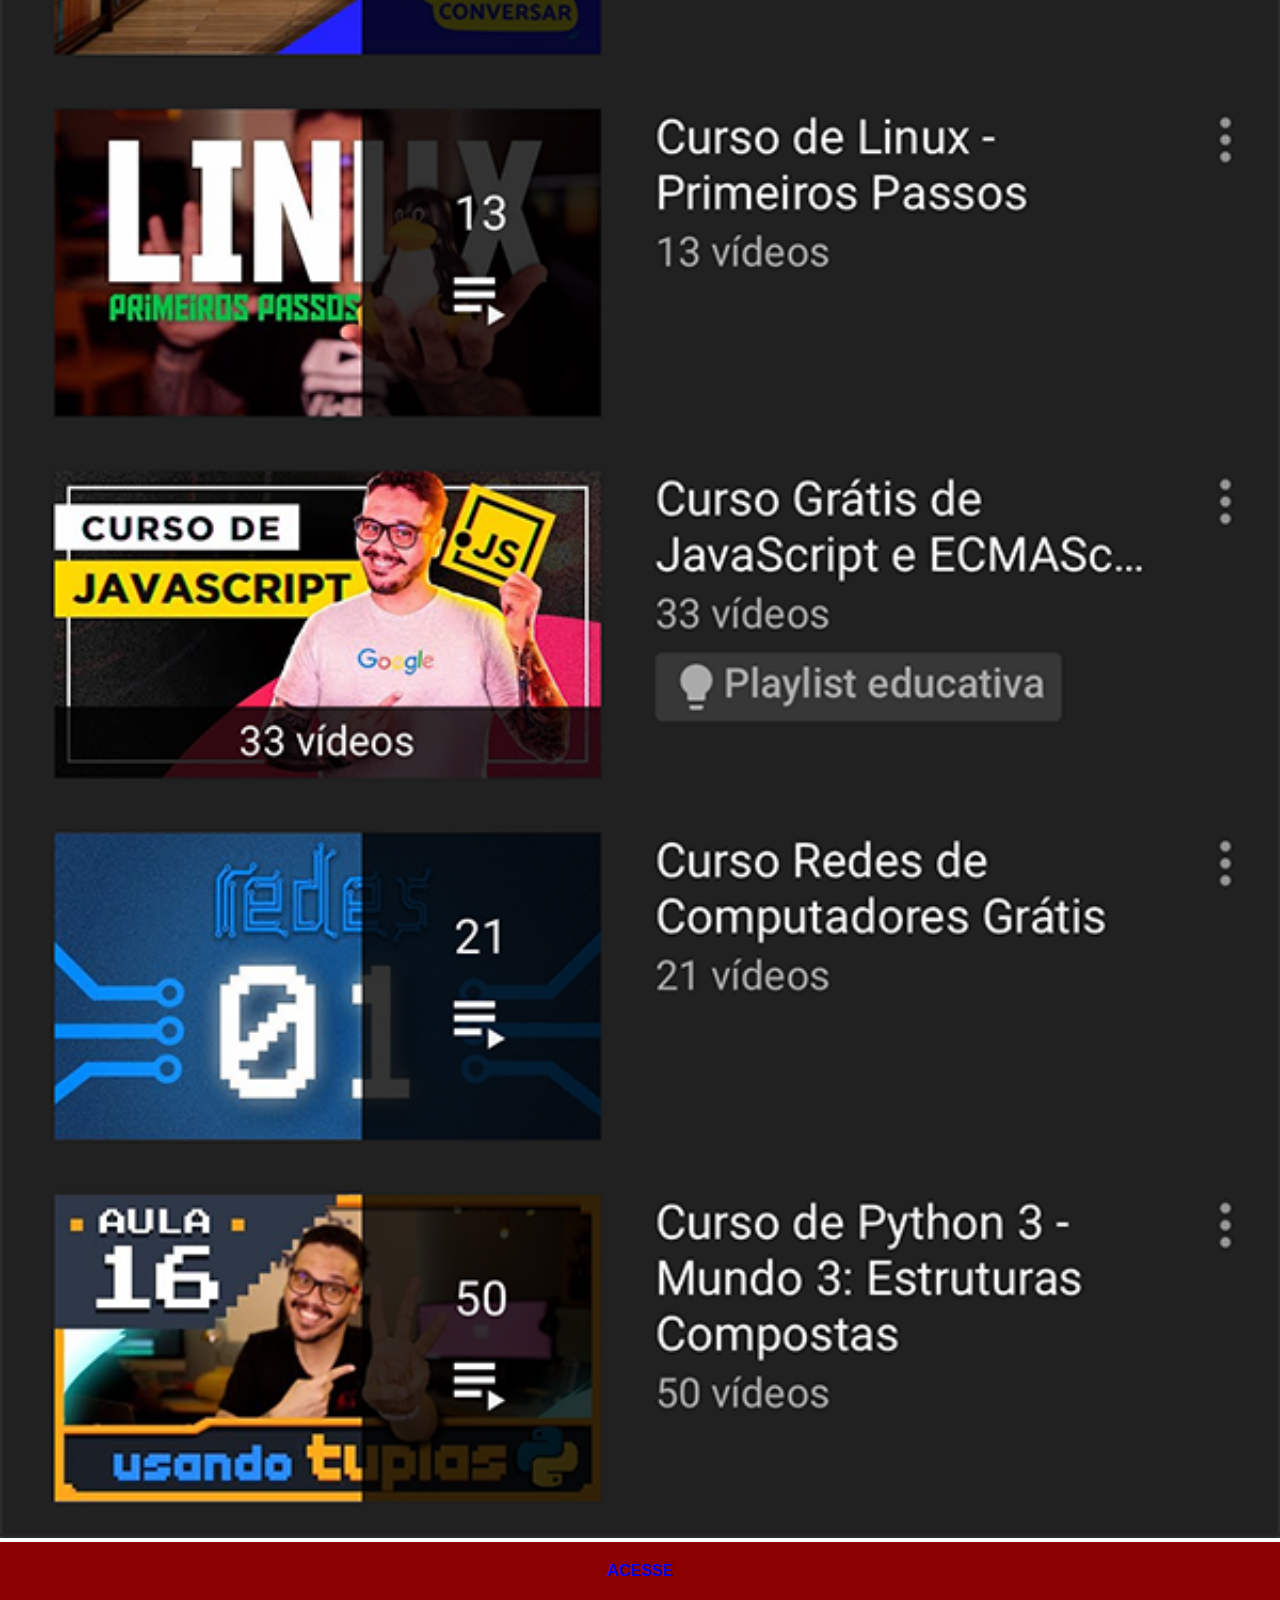
<file: desafio22/youtube.html>
<!DOCTYPE html>
<html lang="pt-br">
<head>
    <meta charset="UTF-8">
    <meta name="viewport" content="width=device-width, initial-scale=1.0">
    <title>Youtube</title>
    <link rel="stylesheet" href="estilos/social.css">
</head>
<body>
    <img src="pacote-d013/imagens/tela-youtube.png" alt="">
    <a href="https://www.youtube.com/@CursoemVideo/playlists">ACESSE</a>
</body>
</html>
</file>
<file: desafio 20/style.css>
@charset "UTF-8";
*{
    margin: 0;
    padding: 0;
    border: none;
    font-family: Verdana, Geneva, Tahoma, sans-serif;
    color: black;
}
.header_titulo{
    background-color: #333;
    text-align: center;
    padding: 30px;
}
.titulo{
    display: flex;
    color: white;
    font-weight: bolder;
    font-size: 8vw;
    max-width: 80%;
    margin: auto;
    justify-content: center;
    font-variant: small-caps;
}
.autor{
    color: gray;
}
.destaque{
    color: white;
    font-weight: bold;
}
section{
    padding: 10vh 0;
    padding-left: 30px;
}
.fundo_branco{
    background-color: white;
}
.fundo_imagem{
    background: black url() right center no-repeat fixed;
    background-size: cover;
}
.flor_imagem{
    background-image: url(imagens/background001.jpg);
    box-shadow: inset -3px 3px 9px black;
}
.livro_imagem{
    background-image: url(imagens/background002.jpg);
    box-shadow: inset -3px 3px 9px black;
}
p{
    text-align: left;
    display: flex;
    margin: auto;
    font-size: 4vw;
    font-family: cursive, arial;
    margin: 5vw;
}
.paragrafo_imagem{
    display: inline-block;
    color: white;
    background-color: #333333a6;
    text-shadow: 1px 1px 0px black;
}
.creditos{
    position: fixed;
    bottom: 0;
    left: 0;
    right: 0;
    height: 40px; /* altura do footer */
    background-color: #333; /* cor de fundo do footer */
    font-size: 16px;
    color: #fff; /* cor do texto do footer */
    text-align: center; /* centralizar texto horizontalmente */
    line-height: 40px;
}
</file>
<file: desafio22/estilos/style.css>
@charset "UTF-8";
*{
    margin: 0;
    padding: 0;
    border: 0;
}

html, body{
    height: 100vh;
    width: 100vw;
    background-color: black;
}
body{
    background: url(../pacote-d013/imagens/fundo-madeira.jpg) top center no-repeat fixed;
    background-size: cover;
}
main{
    height: 100vh;
    position: relative;
}
section#telefone{
    position: absolute;
    top: 50%;
    left: 50%;
    transform: translate(-50%, -50%);

    height: 627px;
    width: 311px;
    background: url(../pacote-d013/imagens/frame-iphone.png) no-repeat;
}
section#redes-sociais{
    text-align: right;
}
iframe#tela{
    position: relative;
    top: 80px;
    left: 22px;
    width: 267px;
    height: 471px;
}
section#redes-sociais img{
    width: 50px;
    margin: 10px;
    border-radius: 50%;
    box-shadow: 2px 2px 5px rgba(0, 0, 0, 0.404);
    box-sizing: border-box;
}
section#redes-sociais img:hover{
    border: 2px solid rgba(255, 255, 255, 0.603);
    transform: translate(-3px, -3px);
    box-shadow: 5px 5px 10px black;
    transition: transform .1s;
}
</file>
<file: desafio23/estilos/style.css>
@charset "UTF-8";

*{
    margin: 0;
    padding: 0;
    box-sizing: border-box;
}
body, html{
    width: 100vw;
    height: 100vh;
}
body{
    font-family: Arial, Helvetica, sans-serif;
    background-color: blueviolet;
}
main{
    position: relative;
    height: 100vh;
    width: 100vw;
}
#login_box{
    position: absolute;
    top: 50%;
    left: 50%;
    transform: translate(-50%, -50%);
    background-color: white;
    width: 60%;
    border-radius: 20px;
    box-shadow: 0px 0px 10px rgba(0, 0, 0, 0.568);
    transition: width .3s, height .3s;
}
#login_image{
    background: url(../login_image.jpg) left bottom no-repeat;
    background-size: cover;
    width: 100%;
    height: 40%;
    min-height: 200px;
    display: flex;
    border-radius: 20px 20px 0 0;
}
#login_form{
    text-align: center;
    margin: 12px;
}
#login_form h1{
    text-align: center;
    margin: 15px;
}

.input_div{
    display: flex;
    align-items: center;
    margin-top: 10px;
    border-radius: 8px;
    width: 100%;
    height: 50px;
    background-color: blueviolet;
}
input{
    height: 80%;
    width: 100%;
    margin-right: 5px;
    border-radius: 8px;
    outline: none;
    padding-inline: 10px;
    font-size: 18px;
    background-color: rgb(199, 248, 248);
}
input:focus{
    background-color: white;
}
div > .input_icons{
    margin-inline: 5px;
    font-size: 1.8em;
    color: white;
}
.form_button{
    display: block;
    width: 100%;
    height: 55px;
    border-radius: 5px;
    margin-top: 5px;
    padding: 15px;
    outline: none;
    box-shadow: none;
    border: none;
    cursor: pointer;
}
#submit_button{
    background-color: rgb(60, 180, 180);
    color: white;
    border-color: rgb(34, 138, 138);
    margin-top: 10px;
}
#submit_button:hover{
    background-color: rgb(35, 110, 110);
}
#forgot_button{
    border: 2px solid rgb(60, 180, 180);
}
#forgot_button:hover{
    background-color: rgba(125, 226, 226, 0.733);
}
span#email_icon{
    color:  rgb(60, 180, 180);
    margin-inline: 4px;
    font-size: 18px;
    transform: translate(0, 4px);
}
</file>
<file: desafio23/estilos/media.css>
@charset "UTF-8";

/* Todas as demais mídias */
/* Typical Device Breakpoints W3C
Pequenas Telas: até 600px
Celular: 601px até 768px
Tablet: 769px até 992px
Desktop: 993px até 1200px
Grandes telas: acima de 1200px
*/

@media screen and (min-width: 769px) and (max-width: 992px){
    body{
        background: linear-gradient(to bottom, blueviolet , rgba(43, 107, 226, 0.692));
    }
    #login_box{
        display: flex;
        flex-direction: row;
        width: 85%;
    }
    #login_image{
        border-radius: 20px 0 0 20px;
        max-height: 100%;
        width: 60%;
        height: 365px;
    }
    
}

@media screen and (min-width: 993px){
    body{
        background: linear-gradient(to right, blueviolet , rgba(43, 107, 226, 0.692));
    }
    #login_box{
        display: flex;
        width: 85%;
         /* Espaço entre as duas partes */
          
    }
    #login_image{
        border-radius: 0px 20px 20px 0;
        max-height: 100%;
        width: 50%;
        height: 365px;
        order: 2;
    }
    #login_form{
        order: 1;
    }
    
}
</file>
<file: desafio22/estilos/social.css>
@charset "UTF-8";
*{
    margin: 0;
    padding: 0;
    font-family: Arial, Helvetica, sans-serif;
}
img{
    width: 100vw;
}
a{
    display: block;
    background-color: darkred;
    padding: 20px;
    text-align: center;
    font-weight: bolder;
    text-decoration: none;
}
::-webkit-scrollbar{
    width: 0;
    height: 0;
}
a:hover{
    background-color: red;
}
</file>
